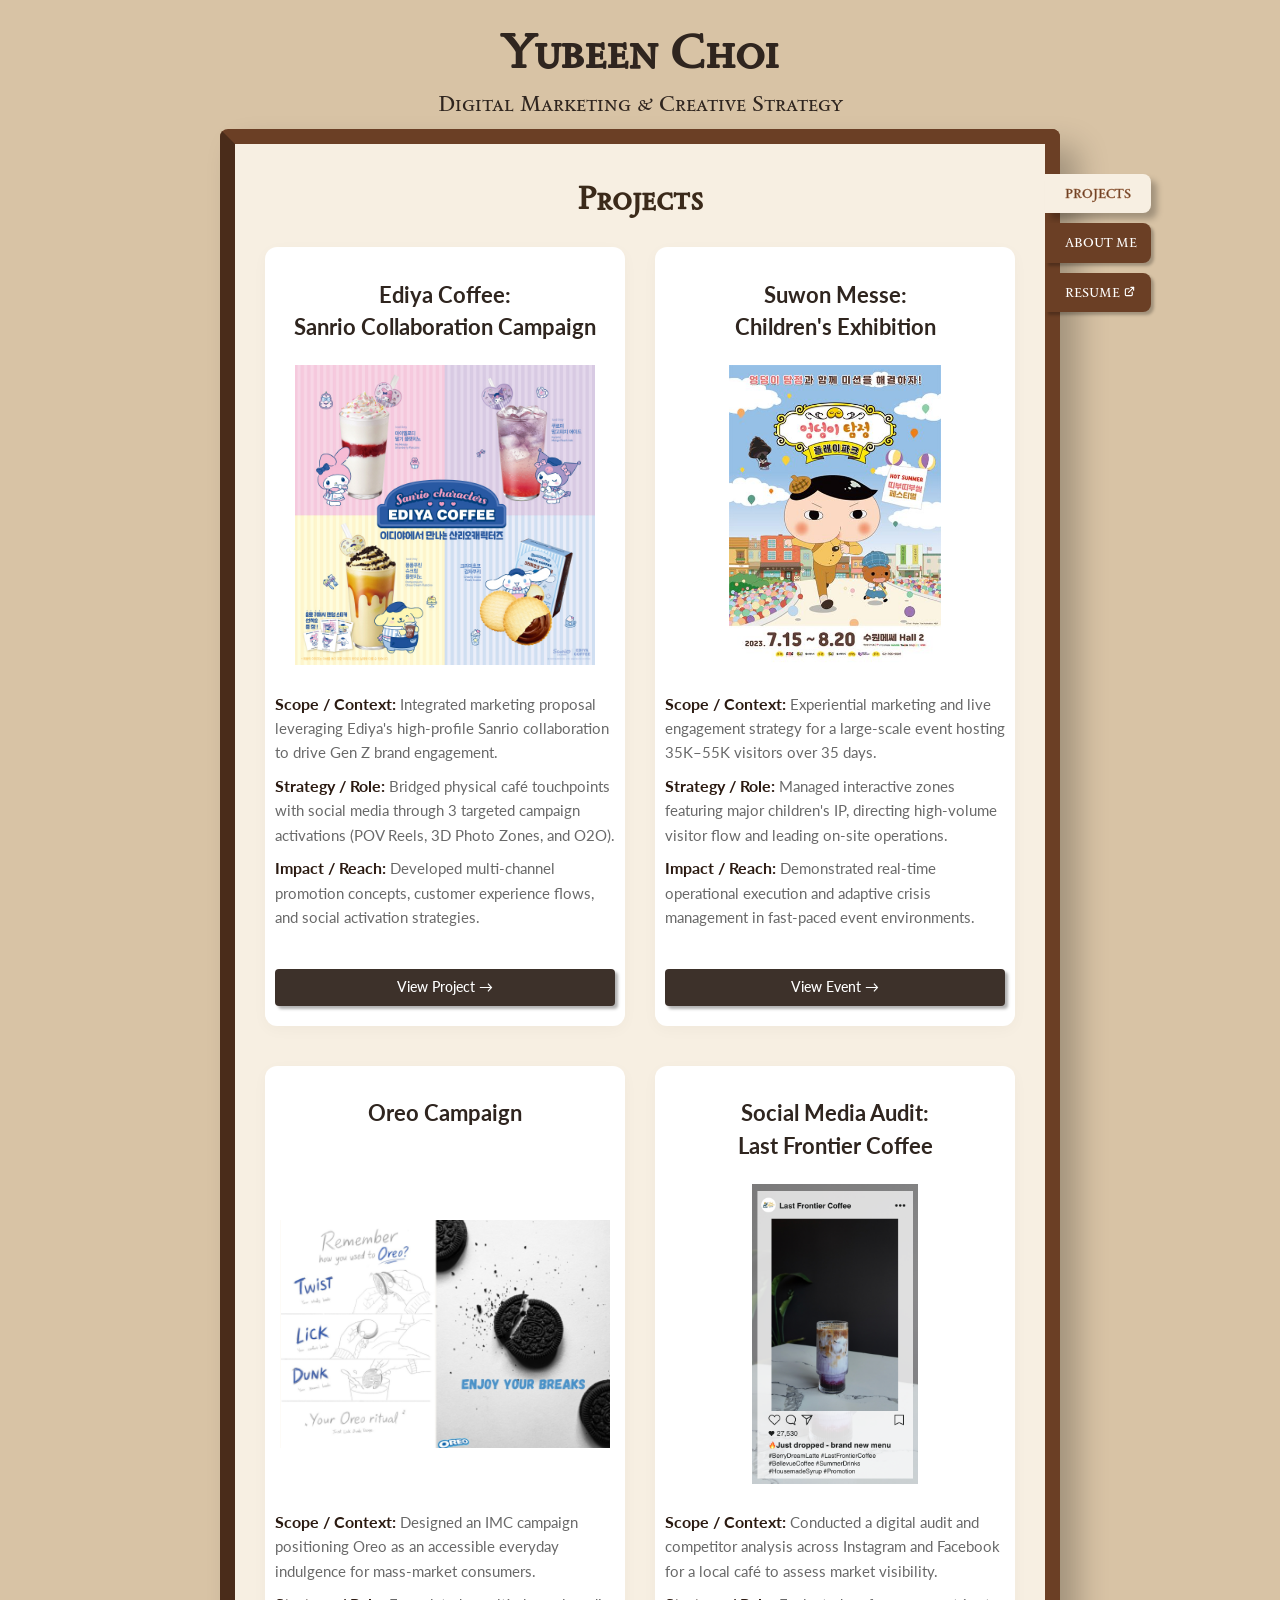
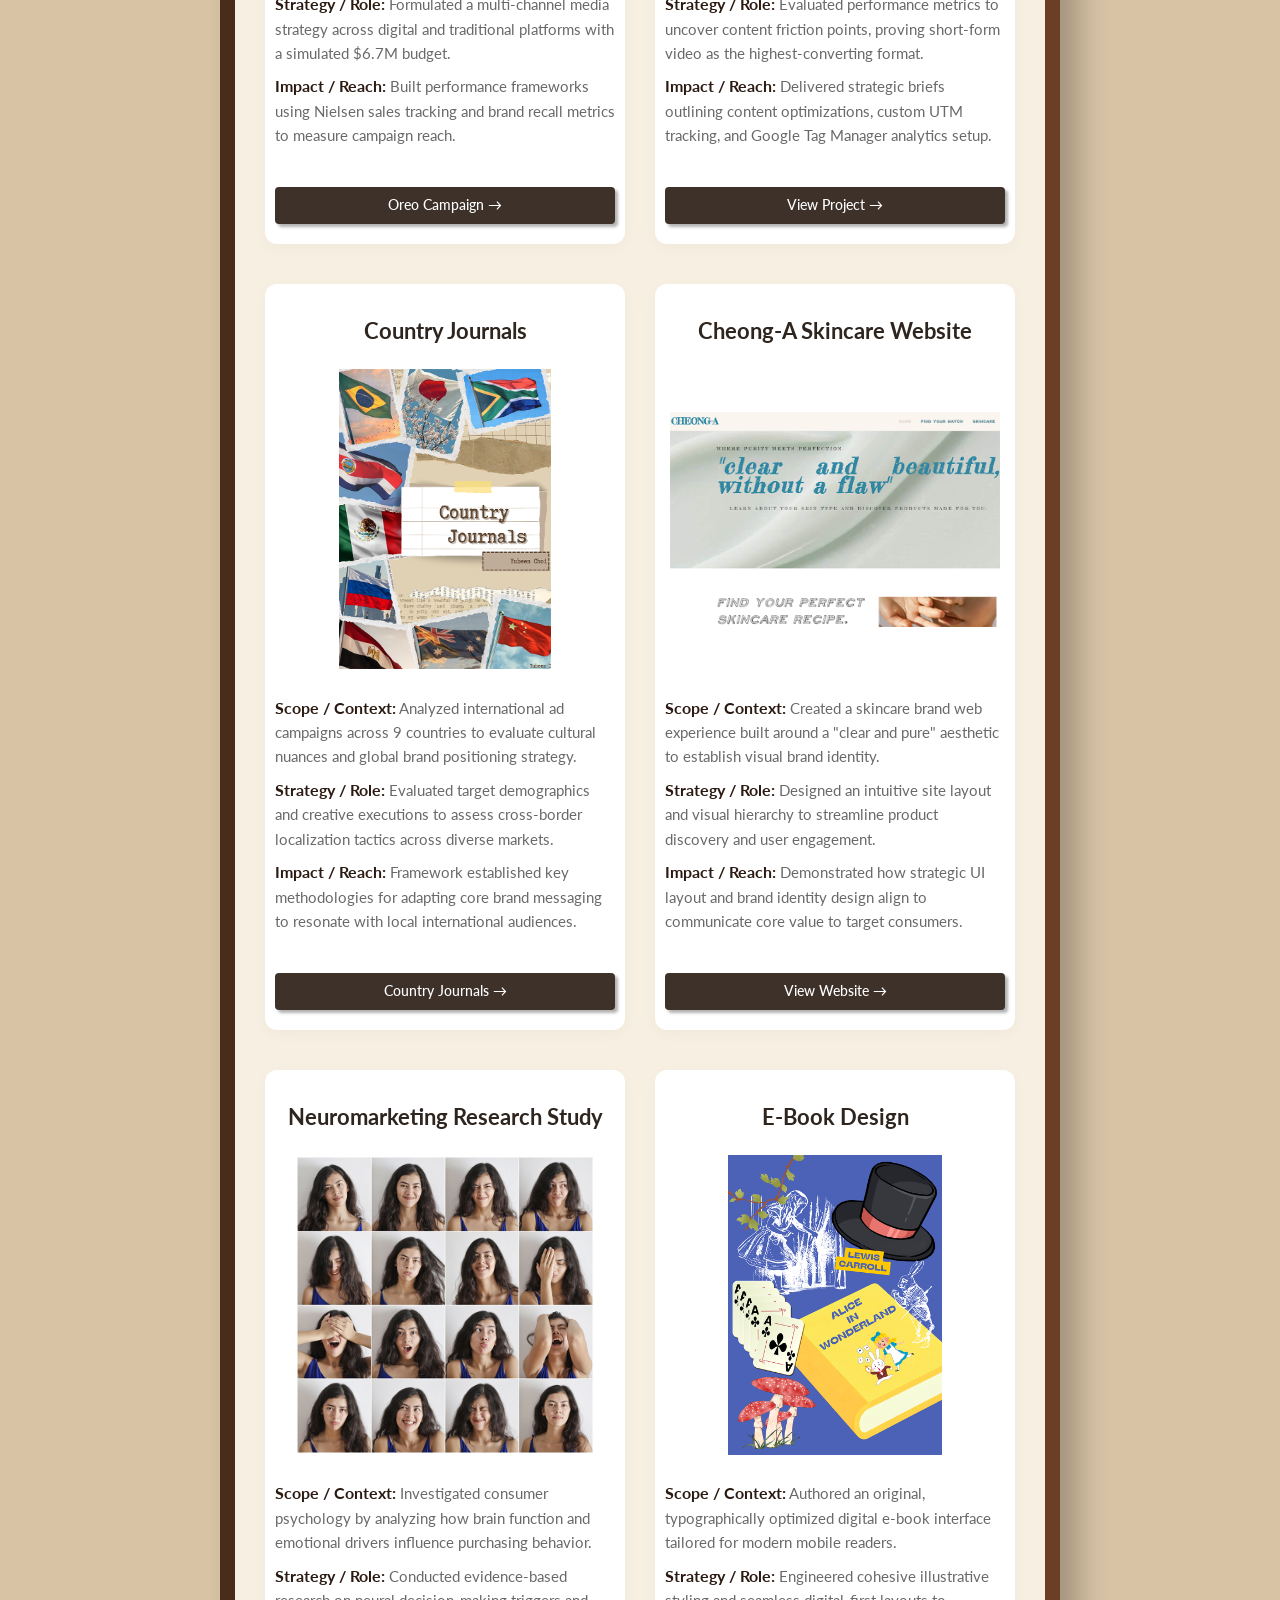
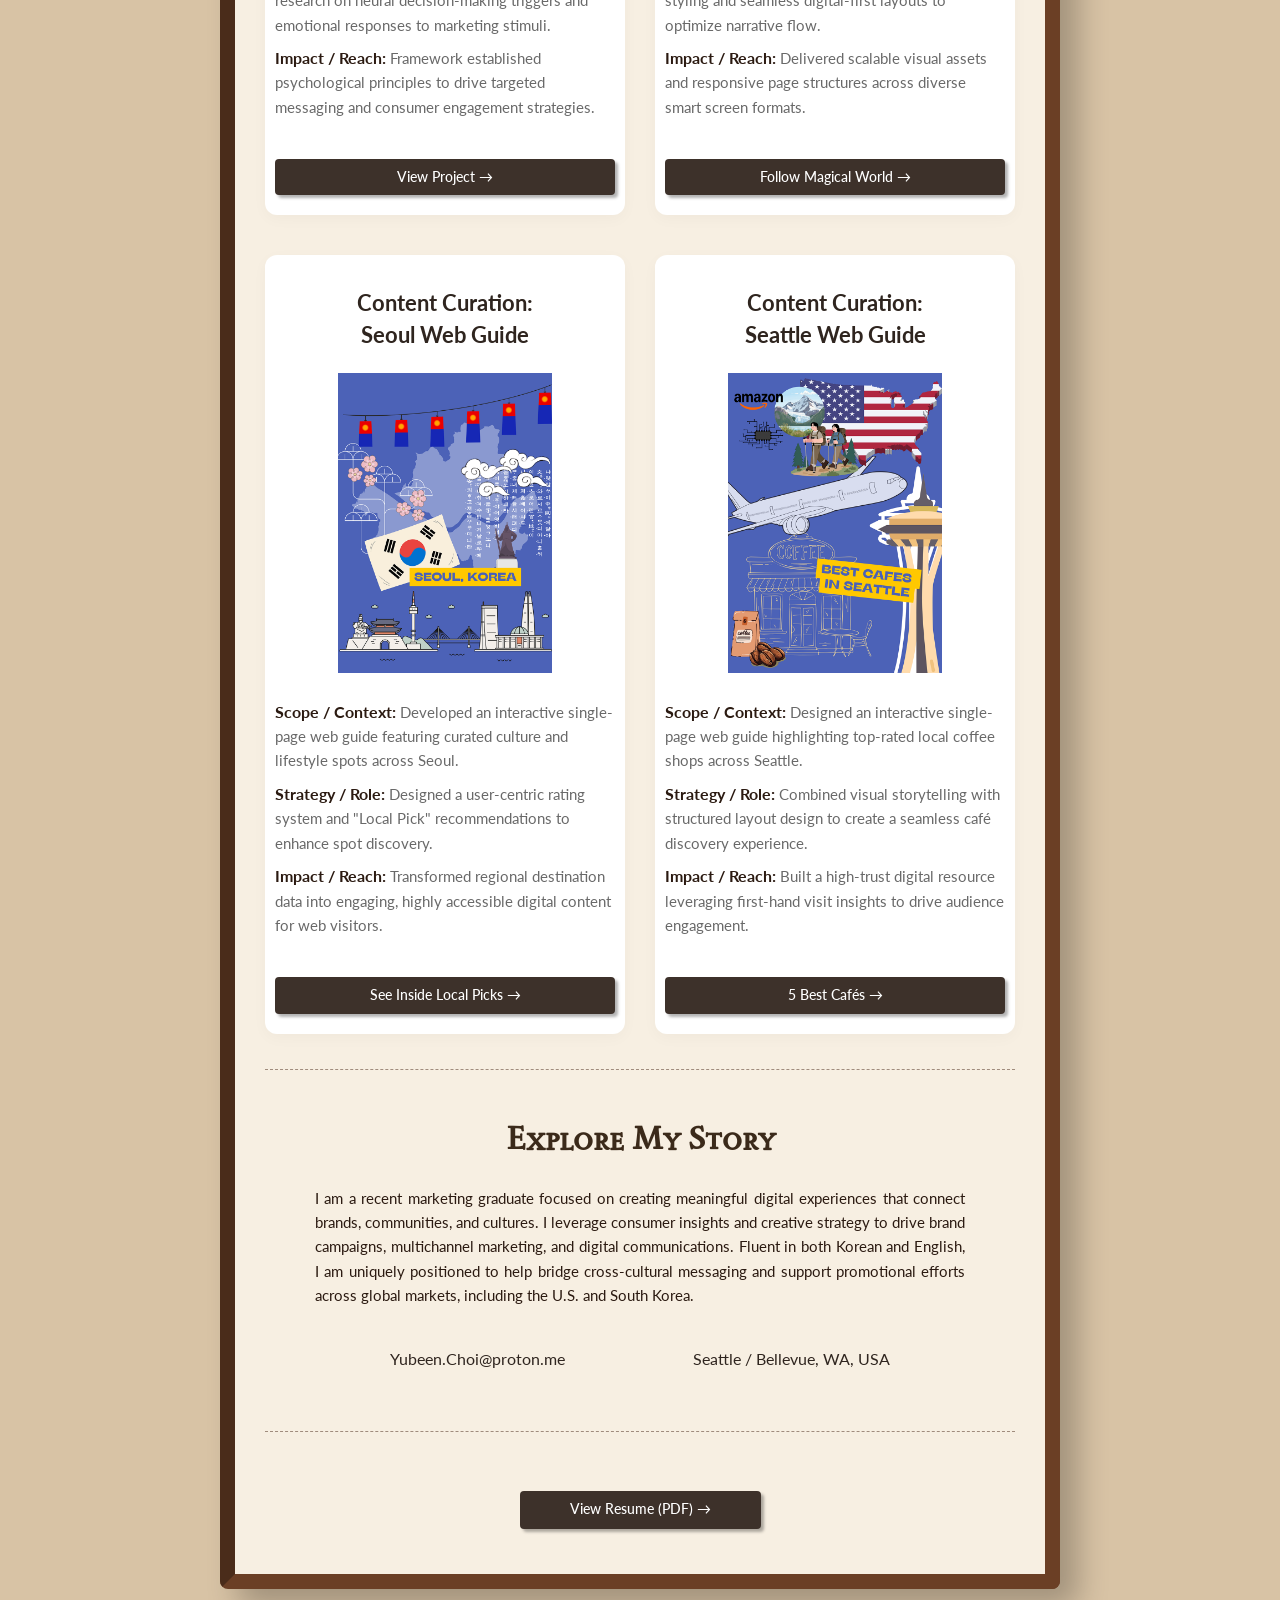
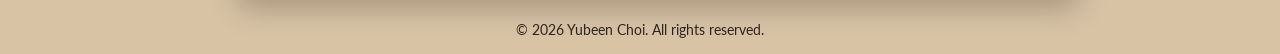
<file: index.html>
<!doctype html>
<html lang="en">
    <head>
        <meta charset="UTF-8" />
        <title>Yubeen Choi - Portfolio</title>
        <!-- 파비콘  -->
        <link rel="apple-touch-icon" sizes="180x180" href="apple-touch-icon.png" />
        <link rel="icon" type="image/png" sizes="32x32" href="favicon-32x32.png" />
        <link rel="icon" type="image/png" sizes="16x16" href="favicon-16x16.png" />
        <link rel="manifest" href="site.webmanifest" />
        <!-- 파비콘 끝 -->
        <link rel="stylesheet" href="style.css" />
        <meta name="description" content="Yubeen Choi's portfolio" />
        <link rel="preconnect" href="https://fonts.googleapis.com" />
        <link rel="preconnect" href="https://fonts.gstatic.com" crossorigin />
        <link
            href="https://fonts.googleapis.com/css2?family=Lato:ital,wght@0,100;0,300;0,400;0,700;0,900;1,100;1,300;1,400;1,700;1,900&family=Sedan+SC&display=swap"
            rel="stylesheet" />
        <script>
            <!-- 이메일  -->
            document.addEventListener("DOMContentLoaded", () => {
                const t = "",
                    d = "proton.me",
                    u1 = "Yubeen.",
                    u2 = "Choi";
                const target = document.getElementById("em-line");
                target.textContent = `${t}${u1}${u2}@${d}`;
            });
        </script>
        <!-- 이메일 끝  -->
        <!-- 탭 플로팅 -->
        <script>
            document.addEventListener("DOMContentLoaded", () => {
                const tabs = document.querySelectorAll(".book-tabs a:not(:last-child)");
                const aboutSection = document.getElementById("about-section");

                // 1. [클릭 이벤트] 탭을 클릭했을 때 부드럽게 스크롤 이동
                tabs.forEach((tab) => {
                    tab.addEventListener("click", (e) => {
                        e.preventDefault(); // 기본 링크 기능 막기

                        const tabText = tab.textContent.trim().toUpperCase();

                        if (tabText === "PROJECTS") {
                            window.scrollTo({ top: 0, behavior: "smooth" });
                        } else if (tabText.includes("ABOUT")) {
                            if (aboutSection) {
                                const yOffset = -40; // 스크롤 멈췄을 때 답답하지 않게 살짝 위로 여백 주기
                                const y = aboutSection.getBoundingClientRect().top + window.pageYOffset + yOffset;
                                window.scrollTo({ top: y, behavior: "smooth" });
                            }
                        }
                    });
                });

                // 2. [스크롤 이벤트] 마우스 스크롤 위치를 감지해서 자동으로 불 켜기
                window.addEventListener("scroll", () => {
                    if (!aboutSection) return;

                    const aboutRect = aboutSection.getBoundingClientRect();
                    const isAboutVisible = aboutRect.top <= window.innerHeight / 3;
                    const isPageAtBottom = window.innerHeight + window.scrollY >= document.documentElement.scrollHeight - 100;

                    tabs.forEach((tab) => {
                        const tabText = tab.textContent.trim().toUpperCase();

                        if (isAboutVisible || isPageAtBottom) {
                            // 스크롤이 점선 아래로 내려왔을 때 -> ABOUT ME 활성화
                            if (tabText.includes("ABOUT")) {
                                tab.classList.add("active");
                            } else {
                                tab.classList.remove("active");
                            }
                        } else {
                            // 스크롤이 맨 위 영역에 있을 때 -> PROJECTS 활성화
                            if (tabText === "PROJECTS") {
                                tab.classList.add("active");
                            } else {
                                tab.classList.remove("active");
                            }
                        }
                    });
                });
            });
        </script>
        <!-- 탭 플로팅 끝 -->
    </head>

    <body class="portfolio">
        <h1>Yubeen Choi</h1>
        <p class="undername">Digital Marketing &amp; Creative Strategy</p>
        <main class="bookframe">
            <div id="projects"></div>
            <nav class="book-tabs">
                <a href="#projects" class="active">PROJECTS</a>
                <a href="#aboutme">ABOUT ME</a>
                <a href="yubeen_choi_resume_web.pdf" target="_blank" rel="noopener noreferrer" class="ext-link">RESUME</a>
            </nav>
            <h2>Projects</h2>
            <!-- 여기서부터 보여지는 페이지 -->
            <div class="project-box">
                <!-- 1 이디야 커피 -->
                <article class="project-card">
                    <h3>
                        Ediya Coffee: <br />
                        Sanrio Collaboration Campaign
                    </h3>
                    <img src="ediya_pic_1.jpg" alt="Promotional poster for Ediya Coffee's national Sanrio characters" />
                    <p>
                        <strong>Scope / Context:</strong> Integrated marketing proposal leveraging Ediya's high-profile Sanrio collaboration to drive Gen Z
                        brand engagement.<span class="v-space"></span> <strong>Strategy / Role:</strong> Bridged physical café touchpoints with social media
                        through 3 targeted campaign activations (POV Reels, 3D Photo Zones, and O2O).<span class="v-space"></span>
                        <strong>Impact / Reach:</strong> Developed multi-channel promotion concepts, customer experience flows, and social activation
                        strategies.
                    </p>
                    <a href="ediya_campaign.pdf" class="button" target="_blank">View Project &rarr;</a>
                </article>

                <!-- 2 수원메쎄 -->
                <article class="project-card">
                    <h3>
                        Suwon Messe: <br />
                        Children's Exhibition
                    </h3>
                    <img src="suwon_pic.jpg" alt="Official event poster for the Butt Detective Play Park exhibition held at Suwon Messe" />
                    <p>
                        <strong>Scope / Context:</strong> Experiential marketing and live engagement strategy for a large-scale event hosting 35K–55K visitors
                        over 35 days.<span class="v-space"></span> <strong>Strategy / Role:</strong> Managed interactive zones featuring major children's IP,
                        directing high-volume visitor flow and leading on-site operations.<span class="v-space"></span>
                        <strong>Impact / Reach:</strong> Demonstrated real-time operational execution and adaptive crisis management in fast-paced event
                        environments.
                    </p>
                    <a href="suwon/index.html" class="button" target="_blank">View Event &rarr;</a>
                </article>

                <!-- 3 오레오 캠페인 -->
                <article class="project-card">
                    <h3>Oreo Campaign<br /><br /></h3>
                    <img src="oreo_mockup.png" alt="Oreo Campaign Poster Mockups" />

                    <p>
                        <strong>Scope / Context:</strong> Designed an IMC campaign positioning Oreo as an accessible everyday indulgence for mass-market
                        consumers.<span class="v-space"></span> <strong>Strategy / Role:</strong> Formulated a multi-channel media strategy across digital and
                        traditional platforms with a simulated $6.7M budget.<span class="v-space"></span> <strong>Impact / Reach:</strong> Built performance
                        frameworks using Nielsen sales tracking and brand recall metrics to measure campaign reach.
                    </p>
                    <a href="oreo_campaign.pdf" class="button" target="_blank">Oreo Campaign &rarr;</a>
                </article>

                <!-- 4 소셜 미디어 어딧 -->
                <article class="project-card">
                    <h3>
                        Social Media Audit:<br />
                        Last Frontier Coffee
                    </h3>
                    <img src="last_frontier.png" alt="Last Frontier Coffee Logo" />

                    <p>
                        <strong>Scope / Context:</strong> Conducted a digital audit and competitor analysis across Instagram and Facebook for a local café to
                        assess market visibility.<span class="v-space"></span> <strong>Strategy / Role:</strong> Evaluated performance metrics to uncover
                        content friction points, proving short-form video as the highest-converting format.<span class="v-space"></span>
                        <strong>Impact / Reach:</strong> Delivered strategic briefs outlining content optimizations, custom UTM tracking, and Google Tag Manager
                        analytics setup.
                    </p>
                    <a href="social_media_audit.pdf" class="button" target="_blank">View Project &rarr;</a>
                </article>

                <!-- 5 9개국 캠페인 조사 문서 -->
                <article class="project-card">
                    <h3>Country Journals</h3>
                    <img src="journals_pic.png" alt="Journal cover decorated with flags from around the world" />
                    <p>
                        <strong>Scope / Context:</strong> Analyzed international ad campaigns across 9 countries to evaluate cultural nuances and global brand
                        positioning strategy.<span class="v-space"></span> <strong>Strategy / Role:</strong> Evaluated target demographics and creative
                        executions to assess cross-border localization tactics across diverse markets.<span class="v-space"></span>
                        <strong>Impact / Reach:</strong> Framework established key methodologies for adapting core brand messaging to resonate with local
                        international audiences.
                    </p>
                    <a href="country_journals.pdf" class="button" target="_blank">Country Journals &rarr;</a>
                </article>

                <!-- 6 청아 웹사이트 -->
                <article class="project-card">
                    <h3>Cheong-A Skincare Website</h3>
                    <img src="cheong_a.png" alt="Cheong-A Website Screenshot" />
                    <p>
                        <strong>Scope / Context:</strong> Created a skincare brand web experience built around a "clear and pure" aesthetic to establish visual
                        brand identity.<span class="v-space"></span> <strong>Strategy / Role:</strong> Designed an intuitive site layout and visual hierarchy to
                        streamline product discovery and user engagement.<span class="v-space"></span> <strong>Impact / Reach:</strong> Demonstrated how
                        strategic UI layout and brand identity design align to communicate core value to target consumers.
                    </p>
                    <a href="https://cheonga.weebly.com" class="button" target="_blank">View Website &rarr;</a>
                </article>

                <!-- 7 심리마케팅 문서 -->
                <article class="project-card">
                    <h3>Neuromarketing Research Study</h3>
                    <img src="neuroscience.jpg" alt="A collage featuring a woman displaying various emotions against a white backdrop." />
                    <p>
                        <strong>Scope / Context:</strong> Investigated consumer psychology by analyzing how brain function and emotional drivers influence
                        purchasing behavior.<span class="v-space"></span> <strong>Strategy / Role:</strong> Conducted evidence-based research on neural
                        decision-making triggers and emotional responses to marketing stimuli.<span class="v-space"></span>
                        <strong>Impact / Reach:</strong> Framework established psychological principles to drive targeted messaging and consumer engagement
                        strategies.
                    </p>
                    <a href="neuromarketing_research_study.pdf" class="button" target="_blank">View Project &rarr; </a>
                </article>

                <!-- 8 Project 2 -->
                <article class="project-card">
                    <h3>E-Book Design</h3>
                    <img src="project4.png" alt="Image representing the project 4" />
                    <p>
                        <strong>Scope / Context:</strong> Authored an original, typographically optimized digital e-book interface tailored for modern mobile
                        readers.<span class="v-space"></span> <strong>Strategy / Role:</strong> Engineered cohesive illustrative styling and seamless
                        digital-first layouts to optimize narrative flow.<span class="v-space"></span> <strong>Impact / Reach:</strong> Delivered scalable
                        visual assets and responsive page structures across diverse smart screen formats.
                    </p>
                    <a class="button" href="project4/index.html" target="_blank">Follow Magical World &rarr;</a>
                </article>

                <!-- 9 Project 3 -->
                <article class="project-card">
                    <h3>
                        Content Curation: <br />
                        Seoul Web Guide
                    </h3>
                    <img src="project3.png" alt="Image representing the project 3" />
                    <p>
                        <strong>Scope / Context:</strong> Developed an interactive single-page web guide featuring curated culture and lifestyle spots across
                        Seoul.<span class="v-space"></span> <strong>Strategy / Role:</strong> Designed a user-centric rating system and "Local Pick"
                        recommendations to enhance spot discovery.<span class="v-space"></span> <strong>Impact / Reach:</strong> Transformed regional
                        destination data into engaging, highly accessible digital content for web visitors.
                    </p>
                    <a class="button" href="project3/index.html" target="_blank">See Inside Local Picks &rarr;</a>
                </article>

                <!-- 10 Project 4 (마지막 1개) -->
                <article class="project-card">
                    <h3>
                        Content Curation: <br />
                        Seattle Web Guide
                    </h3>
                    <img src="project2.png" alt="Image representing the project 2" />
                    <p>
                        <strong>Scope / Context:</strong> Designed an interactive single-page web guide highlighting top-rated local coffee shops across
                        Seattle.<span class="v-space"></span> <strong>Strategy / Role:</strong> Combined visual storytelling with structured layout design to
                        create a seamless café discovery experience.<span class="v-space"></span> <strong>Impact / Reach:</strong> Built a high-trust digital
                        resource leveraging first-hand visit insights to drive audience engagement.
                    </p>
                    <a class="button" href="project2/index.html" target="_blank">5 Best Cafés &rarr;</a>
                </article>
            </div>

            <!-- 점선 분리선  -->
            <div id="aboutme"></div>
            <div class="dashed-line" id="about-section"></div>
            <br />
            <h2>Explore My Story</h2>
            <br />
            <div class="book-content">
                <section class="page">
                    <p class="intro-text">
                        I am a recent marketing graduate focused on creating meaningful digital experiences that connect brands, communities, and cultures. I
                        leverage consumer insights and creative strategy to drive brand campaigns, multichannel marketing, and digital communications. Fluent in
                        both Korean and English, I am uniquely positioned to help bridge cross-cultural messaging and support promotional efforts across global
                        markets, including the U.S. and South Korea.
                    </p>

                    <div class="contact-line">
                        <span id="em-line"></span>
                        <span>Seattle / Bellevue, WA, USA</span>
                    </div>
                    <div class="dashed-line"></div>
                    <br />
                    <p class="intro-button">
                        <a class="button" href="yubeen_choi_resume_web.pdf" target="_blank">View Resume (PDF) &rarr;</a>
                    </p>
                </section>
            </div>
        </main>

        <!-- copyright -->
        <footer>
            <p>&copy; 2026 Yubeen Choi. All rights reserved.</p>
        </footer>
    </body>
</html>
</file>
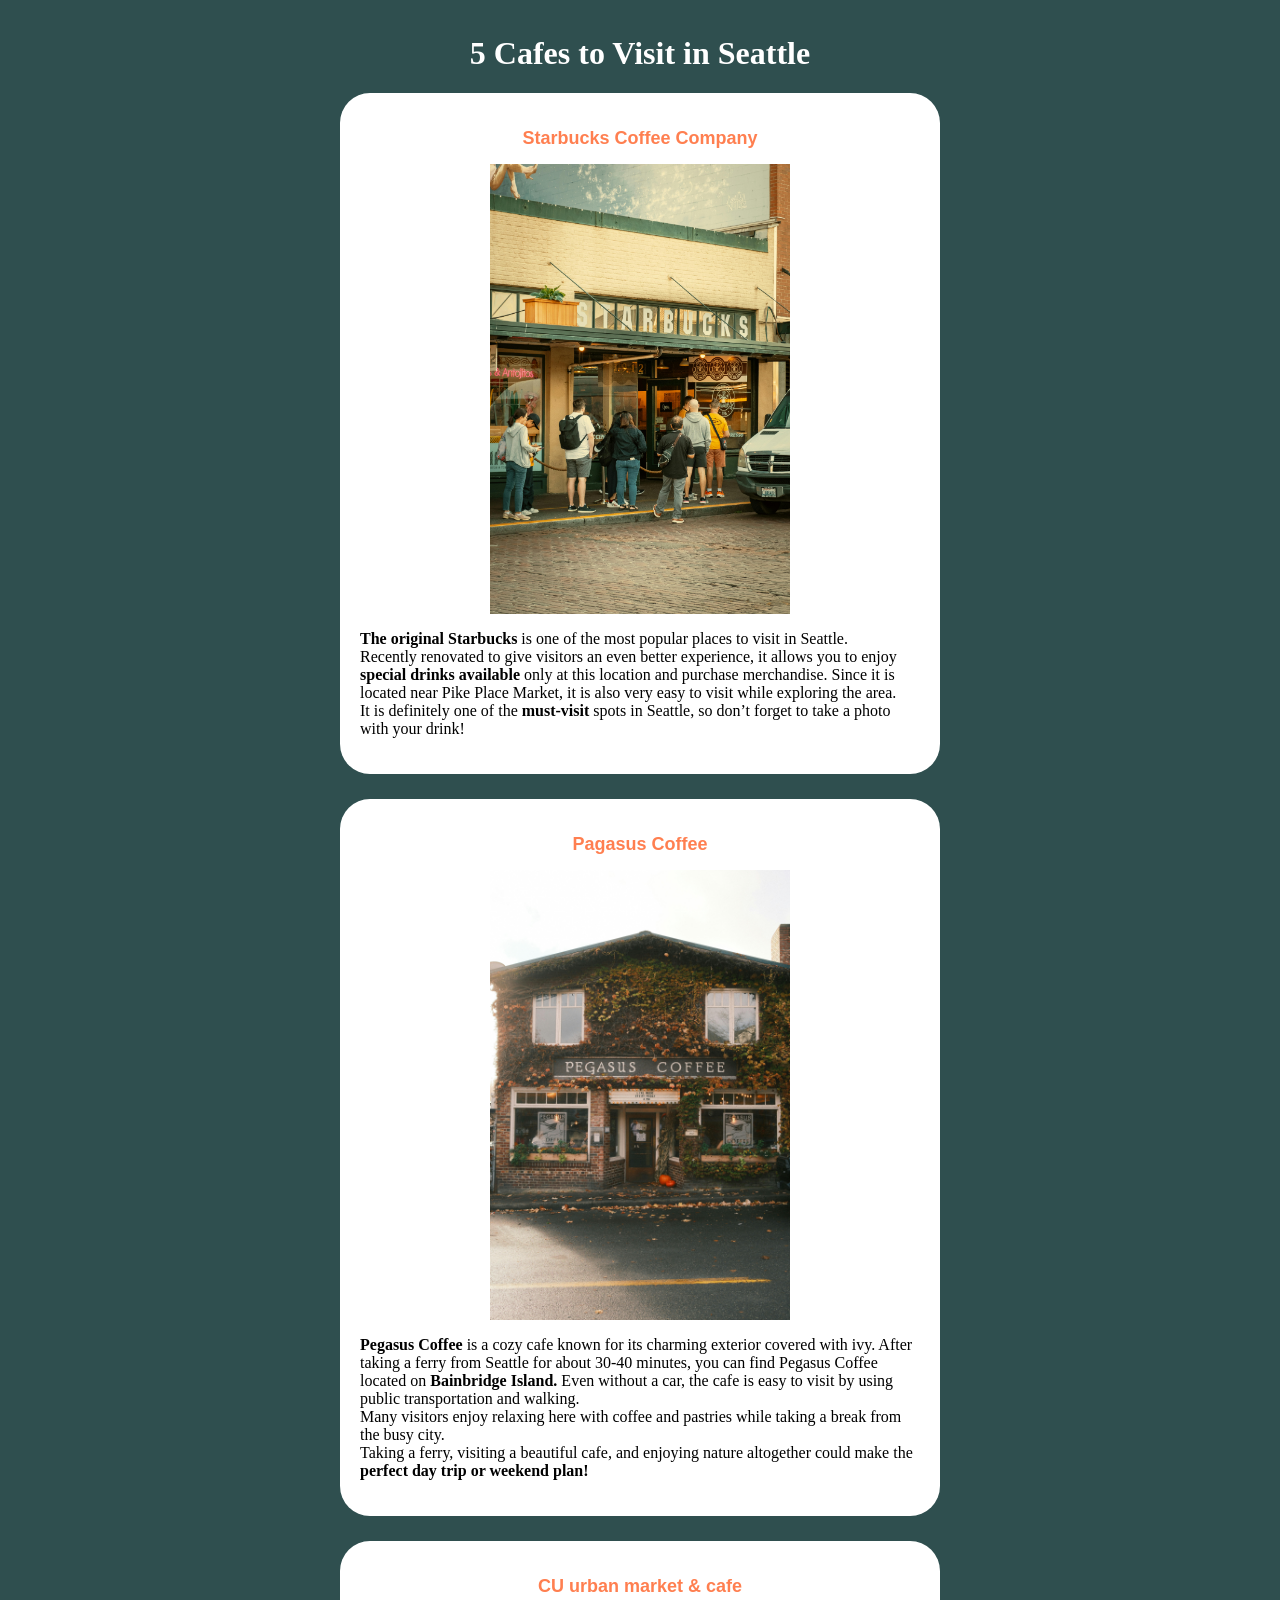
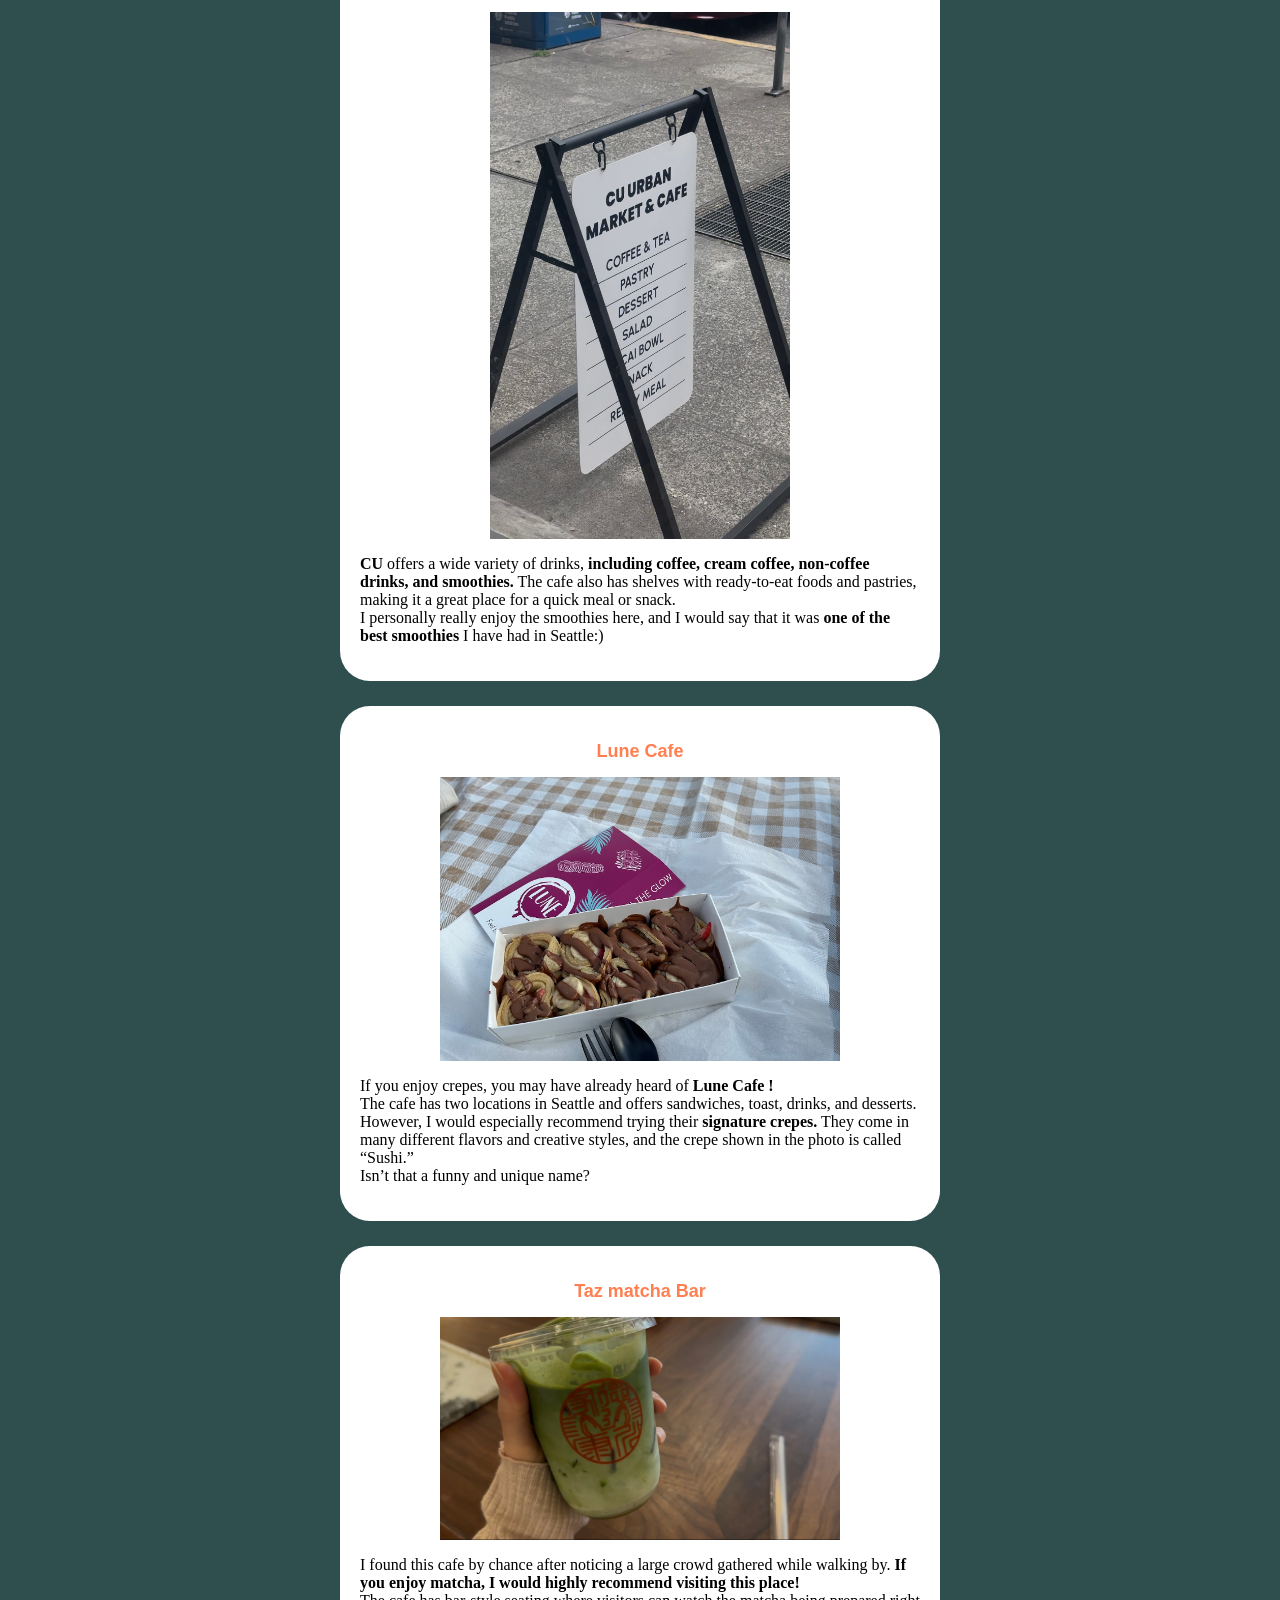
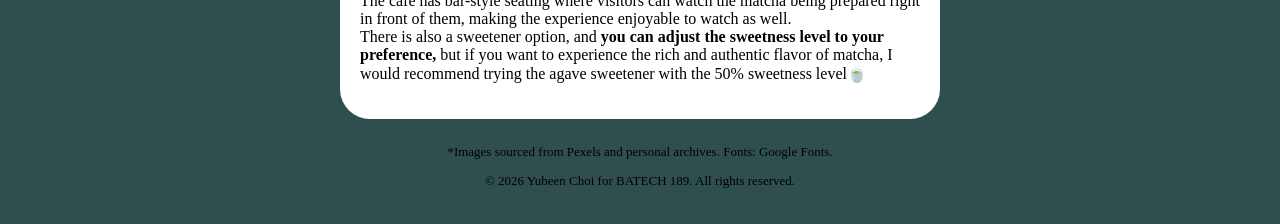
<file: project2/index.html>
<!doctype html>
<html lang="en">
    <head>
        <meta charset="UTF-8" />
        <meta name="description" content="A webpage introducing five cafes to visit in Seattle." />
        <title>5 Cafes to Visit in Seattle</title>
        <style>
            body {
                background-color: darkslategrey;
                margin: 35px auto;
                font-family: Georgia, serif;
                width: 600px;
            }

            section {
                background-color: white;
                padding: 20px;
                margin: 0 auto 25px auto;
                border-radius: 30px;
            }

            h1 {
                color: white;
            }

            h2 {
                color: coral;
            }
            h1,
            h2 {
                text-align: center;
            }

            img {
                margin: auto;
                display: block;
            }

            h2 {
                font-family: Arial, sans-serif;
                font-size: large;
            }

            cite {
                display: block;
                margin-top: 20px;
                font-size: small;
            }

            footer {
                text-align: center;
                font-size: small;
            }
        </style>
    </head>

    <body>
        <header>
            <h1>5 Cafes to Visit in Seattle</h1>
        </header>

        <section id="starbucks">
            <h2>Starbucks Coffee Company</h2>
            <img
                src="image_for_starbucks.jpg"
                alt="A group of people queue outside a Starbucks in an urban setting, capturing the bustling street life."
                width="300" />
            <p>
                <strong>The original Starbucks</strong> is one of the most popular places to visit in Seattle. <br />Recently renovated to give visitors an even better
                experience, it allows you to enjoy <strong>special drinks available</strong>  only at this location and purchase merchandise. Since it is located near Pike Place
                Market, it is also very easy to visit while exploring the area. <br />It is definitely one of the <strong>must-visit </strong> spots in Seattle, so don’t forget
                to take a photo with your drink!
            </p>
        </section>

        <section id="pagasus">
            <h2>Pagasus Coffee</h2>
            <img src="image_for_pegasus%20coffee.jpg" alt="Cozy coffee shop with ivy-clad facade, warm ambiance on a bright fall day." width="300" />
            <p>
                <strong>Pegasus Coffee</strong>  is a cozy cafe known for its charming exterior covered with ivy. After taking a ferry from Seattle for about 30-40 minutes, you
                can find Pegasus Coffee located on <strong>Bainbridge Island.</strong>  Even without a car, the cafe is easy to visit by using public transportation and walking.
                <br/>Many visitors enjoy relaxing here with coffee and pastries while taking a break from the busy city. <br />Taking a ferry, visiting a beautiful
                cafe, and enjoying nature altogether could make the <strong>perfect day trip or weekend plan!</strong>
            </p>
        </section>

        <section id="cu">
            <h2>CU urban market &amp; cafe</h2>
            <img
                src="image_for_cu.jpg"
                alt="Signboard outside CU Urban Market & Cafe listing coffee, tea, pastries, desserts, and other menu items."
                width="300" />
            <p>
                <strong>CU </strong> offers a wide variety of drinks,<strong> including coffee, cream coffee, non-coffee drinks, and smoothies.</strong>  The cafe also has shelves with
                ready-to-eat foods and pastries, making it a great place for a quick meal or snack. <br />
                I personally really enjoy the smoothies here, and I would say that it was <strong>one of the best smoothies</strong>  I have had in Seattle:)
            </p>
        </section>

        <section id="lune">
            <h2>Lune Cafe</h2>
            <img src="image_for_lune.jpg" alt="Chocolate-drizzled strawberry crepes served in a white box on an outdoor mat." width="400" />
            <p>
                If you enjoy crepes, you may have already heard of <strong>Lune Cafe !</strong>  <br />The cafe has two locations in Seattle and offers sandwiches, toast, drinks,
                and desserts. However, I would especially recommend trying their <strong>signature crepes.</strong>  They come in many different flavors and creative styles, and
                the crepe shown in the photo is called “Sushi.” <br />
                Isn’t that a funny and unique name?
            </p>
        </section>

        <section id="taz">
            <h2>Taz matcha Bar</h2>
            <img src="image_for_tazmatcha.jpg" alt="Iced matcha latte in a clear cup being held by hand over a wooden table." width="400" />
            <p>
                I found this cafe by chance after noticing a large crowd gathered while walking by. <strong>If you enjoy matcha, I would highly recommend visiting this
                place!</strong> <br/>
                The cafe has bar-style seating where visitors can watch the matcha being prepared right in front of them, making the experience enjoyable
                to watch as well.<br />
                There is also a sweetener option, and <strong>you can adjust the sweetness level to your preference,</strong> but if you want to experience the rich and
                authentic flavor of matcha, I would recommend trying the agave sweetener with the 50% sweetness level🍵
            </p>
        </section>

        <footer>
            <p>*Images sourced from Pexels and personal archives. Fonts: Google Fonts.</p>

            <p>&copy; 2026 Yubeen Choi for BATECH 189. All rights reserved.</p>
        </footer>
    </body>
</html>
</file>
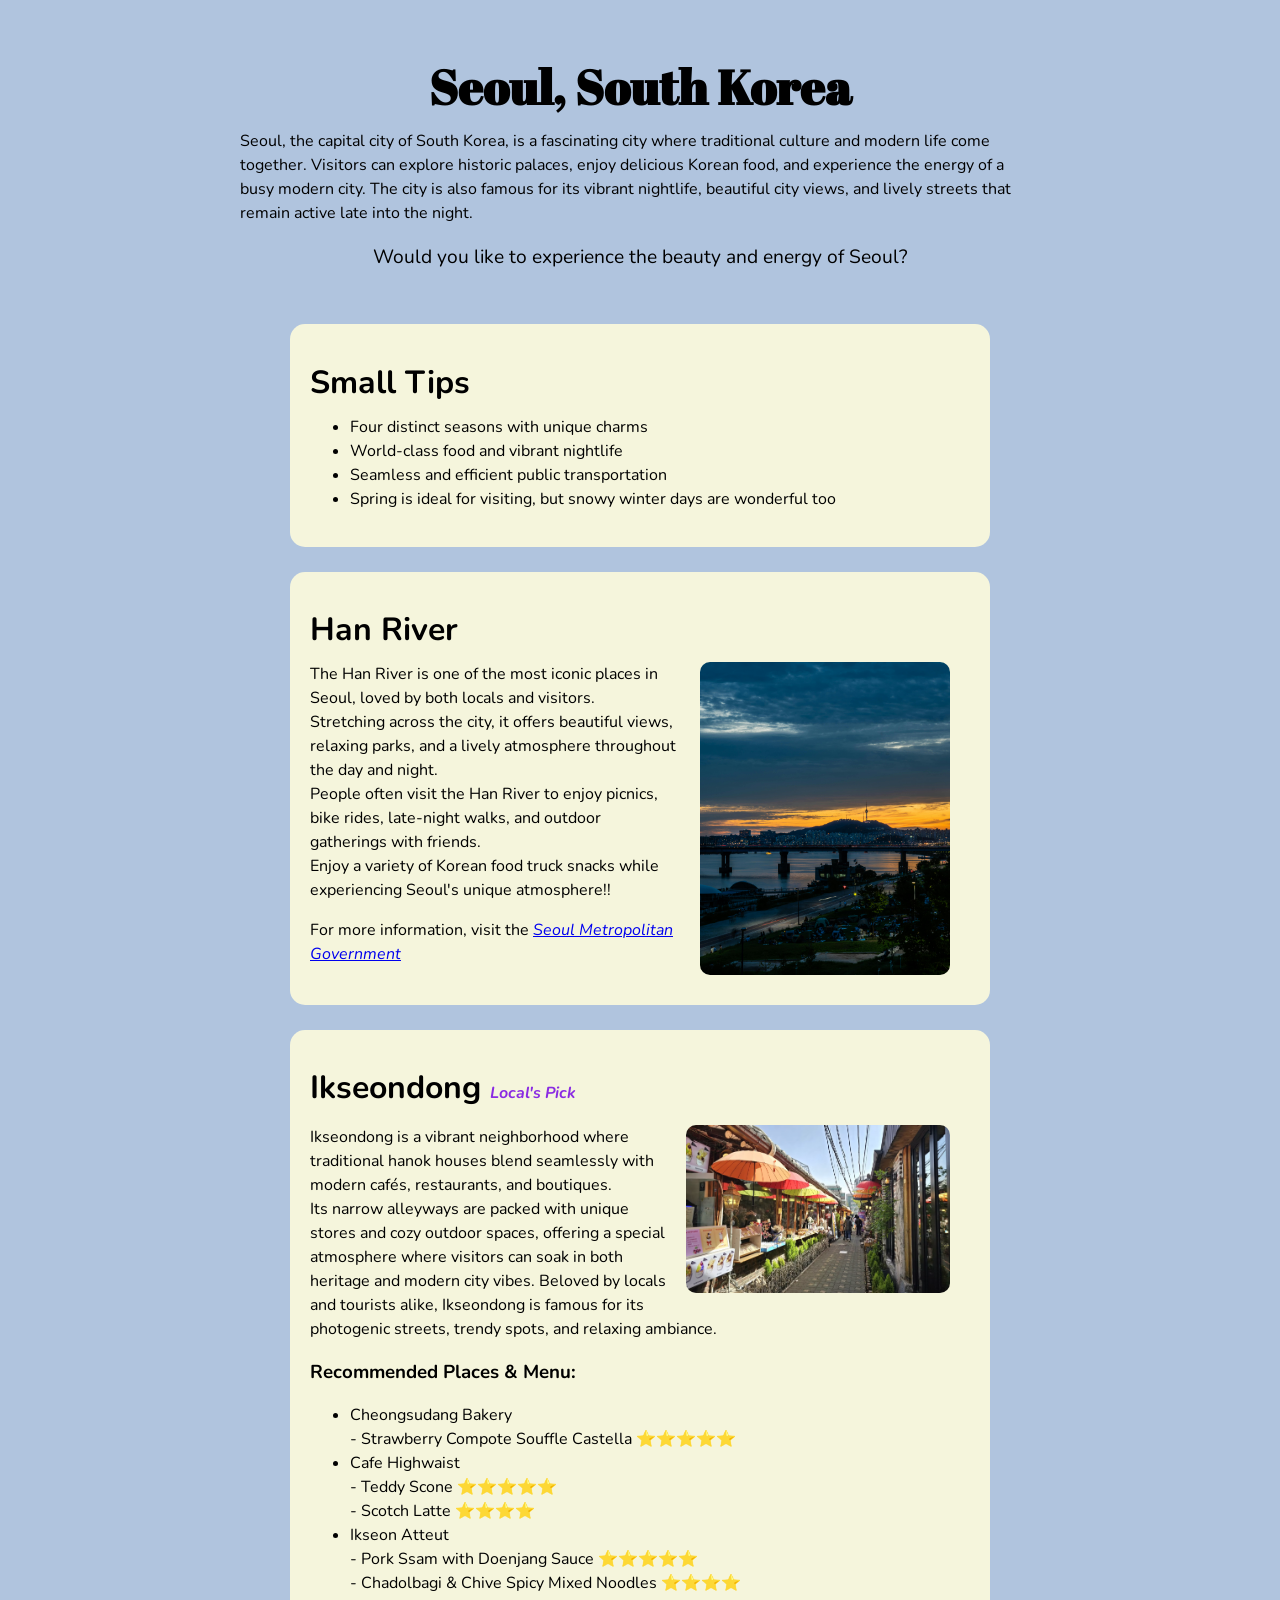
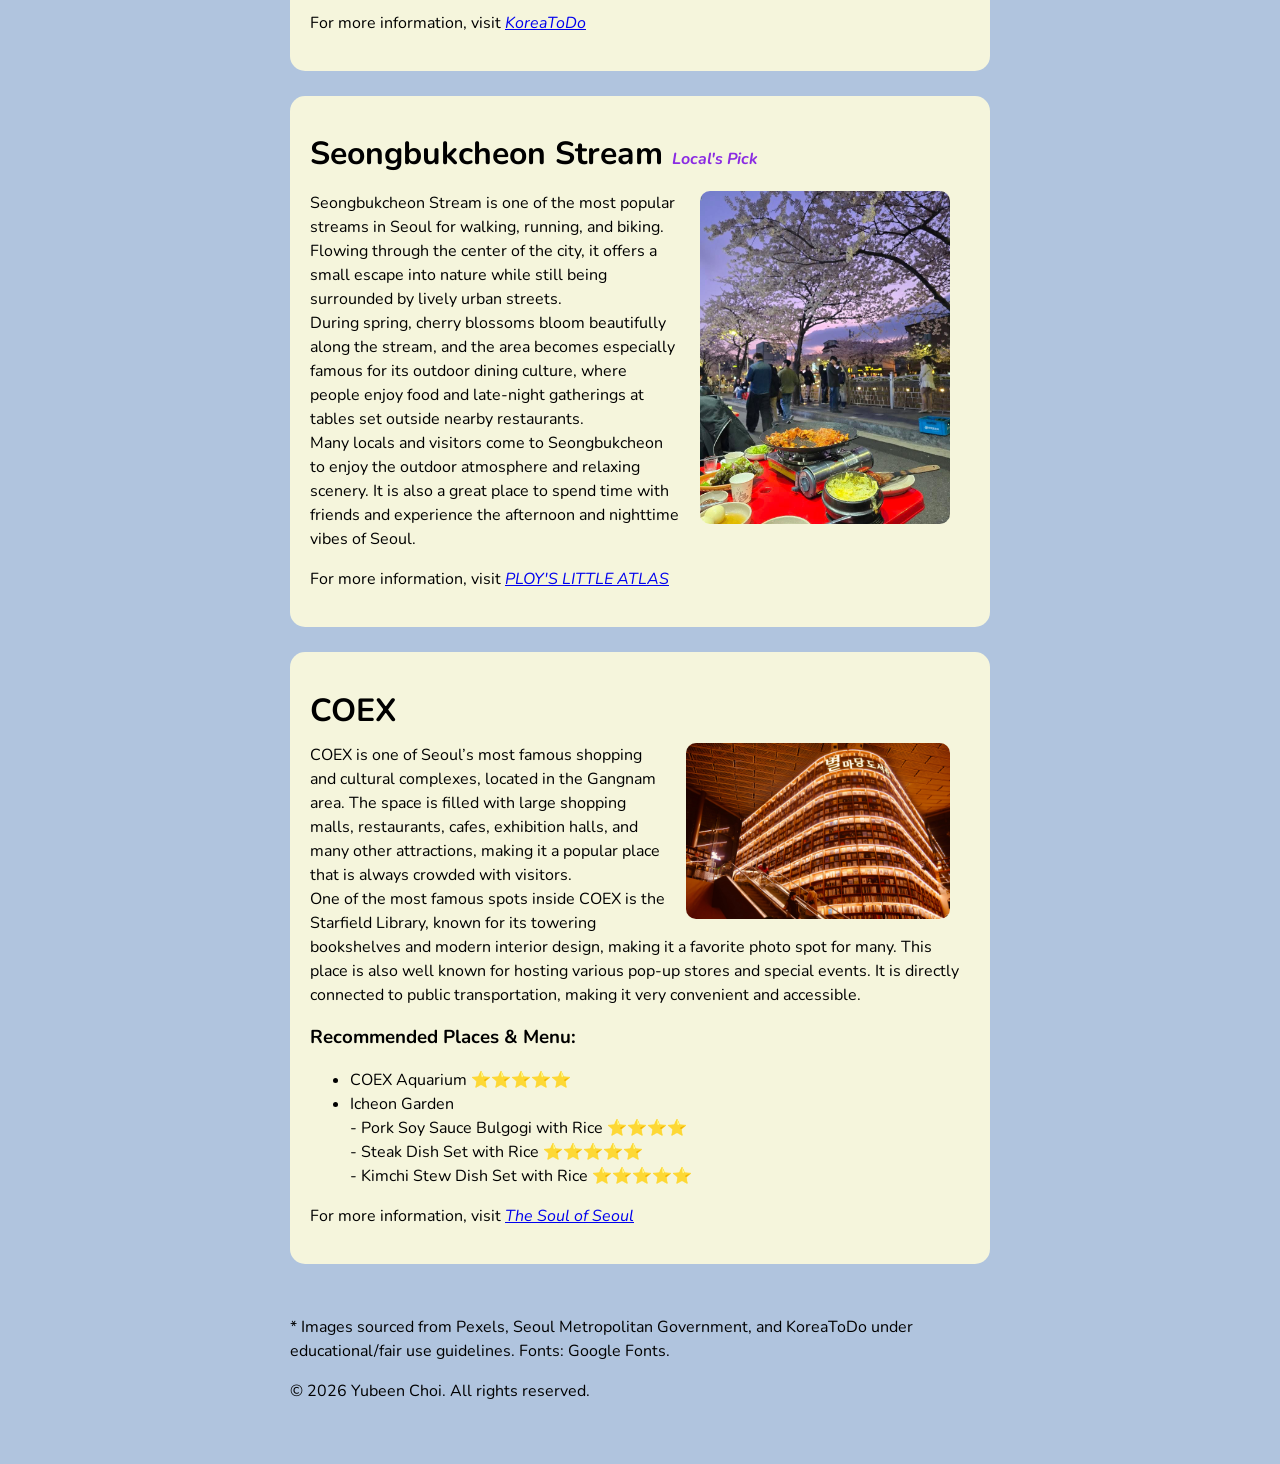
<file: project3/index.html>
<!doctype html>
<html lang="en">
    <head>
        <meta charset="UTF-8" />
        <meta name="description" content="A webpage exploring popular places to visit in Seoul, South Korea." />
        <title>Seoul, South korea</title>
        <link rel="preconnect" href="https://fonts.googleapis.com" />
        <link rel="preconnect" href="https://fonts.gstatic.com" crossorigin />
        <link href="https://fonts.googleapis.com/css2?family=Abril+Fatface&family=Nunito:ital,wght@0,200..1000;1,200..1000&display=swap" rel="stylesheet" />

        <style>
            body {
                font-family: "Nunito", sans-serif;
                background-color: lightsteelblue;
                margin: 35px auto;
                line-height: 1.5em;
            }
            header {
                max-width: 850px;
                margin: 20px auto;
                padding: 20px;
                text-align: center;
            }
            header p {
                margin: 0 auto;
                padding: 10px;
                max-width: 50em;
            }
            main {
                max-width: 700px;
                margin: auto;
            }
            h1 {
                font-family: "Abril Fatface", serif;
                font-size: 3em;
                margin: 20px;
            }
            section {
                background-color: beige;
                padding: 20px;
                margin: 25px auto;
                border-radius: 15px;
                max-width: 700px;
                overflow: auto;
            }
            h2 {
                margin-bottom: 20px;
                font-size: 2em;
                max-width: 500px;
            }
            p {
                text-align: left;
                max-width: 50em;
            }
            img {
                float: right;
                max-width: 40%;
                margin: 0 20px 10px 20px;
                border-radius: 10px;
            }
            .question {
                text-align: center;
                font-size: 1.2em;
            }
            footer {
                max-width: 700px;
                margin: 20px auto;
                padding: 10px;
                text-align: center;
            }
            .rating {
                font-style: italic;
                font-size: 0.5em;
                color: blueviolet;
            }
        </style>
    </head>
    <body>
        <header>
            <h1>Seoul, South Korea</h1>
            <p>
                Seoul, the capital city of South Korea, is a fascinating city where traditional culture and modern life come together. Visitors can explore
                historic palaces, enjoy delicious Korean food, and experience the energy of a busy modern city. The city is also famous for its vibrant
                nightlife, beautiful city views, and lively streets that remain active late into the night.
            </p>
            <p class="question">Would you like to experience the beauty and energy of Seoul?</p>
        </header>

        <main>
            <section id="tips">
                <h2>Small Tips</h2>
                <ul>
                    <li>Four distinct seasons with unique charms</li>
                    <li>World-class food and vibrant nightlife</li>
                    <li>Seamless and efficient public transportation</li>
                    <li>Spring is ideal for visiting, but snowy winter days are wonderful too</li>
                </ul>
            </section>
            <section id="hanriver">
                <h2>Han River</h2>
                <img
                    src="image_for_hanriver.jpg"
                    alt="Stunning Seoul cityscape featuring the Han River and skyline during sunset, highlighting urban tranquility."
                    width="250" />

                <p>
                    The Han River is one of the most iconic places in Seoul, loved by both locals and visitors. <br />
                    Stretching across the city, it offers beautiful views, relaxing parks, and a lively atmosphere throughout the day and night.<br />
                    People often visit the Han River to enjoy picnics, bike rides, late-night walks, and outdoor gatherings with friends. <br />
                    Enjoy a variety of Korean food truck snacks while experiencing Seoul's unique atmosphere!!
                </p>
                <p>
                    For more information, visit the
                    <cite>
                        <a href="https://english.seoul.go.kr/life-platform-hangang/" target="_blank">Seoul Metropolitan Government</a>
                    </cite>
                </p>
            </section>

            <section id="ikseondong">
                <h2>Ikseondong <span class="rating"> Local's Pick</span></h2>
                <img
                    src="image_for_ikseon.png"
                    alt="A small alley in Ikseondong filled with colorful umbrella decorations, restaurants, cafes, and shops with a traditional hanok atmosphere."
                    width="300" />

                <p>
                    Ikseondong is a vibrant neighborhood where traditional hanok houses blend seamlessly with modern cafés, restaurants, and boutiques. <br/>
                    Its
                    narrow alleyways are packed with unique stores and cozy outdoor spaces, offering a special atmosphere where visitors can soak in both
                    heritage and modern city vibes. Beloved by locals and tourists alike, Ikseondong is famous for its photogenic streets, trendy spots, and
                    relaxing ambiance.
                </p>
                <h3>Recommended Places &amp; Menu:</h3>
                <ul>
                    <li>Cheongsudang Bakery <br />- Strawberry Compote Souffle Castella ⭐️⭐️⭐️⭐️⭐️</li>
                    <li>Cafe Highwaist <br />- Teddy Scone ⭐️⭐️⭐️⭐️⭐️ <br />- Scotch Latte ⭐️⭐️⭐️⭐️</li>
                    <li>Ikseon Atteut <br />- Pork Ssam with Doenjang Sauce ⭐️⭐️⭐️⭐️⭐️ <br />- Chadolbagi &amp; Chive Spicy Mixed Noodles ⭐️⭐️⭐️⭐️</li>
                </ul>
                <p>
                    For more information, visit
                    <cite>
                        <a href="https://www.koreatodo.com/ikseondong-hanok-village" target="_blank">KoreaToDo</a>
                    </cite>
                </p>
            </section>

            <section id="seongbukcheon">
                <h2>Seongbukcheon Stream <span class="rating"> Local's Pick</span></h2>
                <img src="image_for_seongbukcheon.JPG" alt="People enjoying food outdoors under cherry blossom trees at night in Seoul." width="250" />

                <p>
                    Seongbukcheon Stream is one of the most popular streams in Seoul for walking, running, and biking. Flowing through the center of the city,
                    it offers a small escape into nature while still being surrounded by lively urban streets. <br />During spring, cherry blossoms bloom
                    beautifully along the stream, and the area becomes especially famous for its outdoor dining culture, where people enjoy food and late-night
                    gatherings at tables set outside nearby restaurants. <br />Many locals and visitors come to Seongbukcheon to enjoy the outdoor atmosphere
                    and relaxing scenery. It is also a great place to spend time with friends and experience the afternoon and nighttime vibes of Seoul.
                </p>
                <p>
                    For more information, visit
                    <cite>
                        <a href="https://ployslittleatlas.com/en/travel-en/chasing-cherry-blossoms-a-spring-guide-to-seongbukcheon/" target="_blank"
                            >PLOY'S LITTLE ATLAS</a
                        >
                    </cite>
                </p>
            </section>

            <section id="coex">
                <h2>COEX</h2>
                <img
                    src="image_for_coex.jpg"
                    alt="An architectural marvel of a library in South Korea, featuring a vibrant, illuminated bookshelf and an escalator."
                    width="300" />

                <p>
                    COEX is one of Seoul’s most famous shopping and cultural complexes, located in the Gangnam area. The space is filled with large shopping
                    malls, restaurants, cafes, exhibition halls, and many other attractions, making it a popular place that is always crowded with visitors.
                    <br />
                    One of the most famous spots inside COEX is the Starfield Library, known for its towering bookshelves and modern interior design, making it
                    a favorite photo spot for many. This place is also well known for hosting various pop-up stores and special events. It is directly connected
                    to public transportation, making it very convenient and accessible.
                </p>
                <h3>Recommended Places &amp; Menu:</h3>
                <ul>
                    <li>COEX Aquarium ⭐️⭐️⭐️⭐️⭐️</li>
                    <li>
                        Icheon Garden <br />- Pork Soy Sauce Bulgogi with Rice ⭐️⭐️⭐️⭐️ <br />- Steak Dish Set with Rice ⭐️⭐️⭐️⭐️⭐️ <br />- Kimchi Stew
                        Dish Set with Rice ⭐️⭐️⭐️⭐️⭐️
                    </li>
                </ul>
                <p>
                    For more information, visit
                    <cite>
                        <a href="https://thesoulofseoul.net/best-things-starfield-coex-mall/" target="_blank">The Soul of Seoul</a>
                    </cite>
                </p>
            </section>
        </main>
        <footer>
            <p>* Images sourced from Pexels, Seoul Metropolitan Government, and KoreaToDo under educational/fair use guidelines. Fonts: Google Fonts.</p>

            <p>&copy; 2026 Yubeen Choi. All rights reserved.</p>
        </footer>
    </body>
</html>
</file>
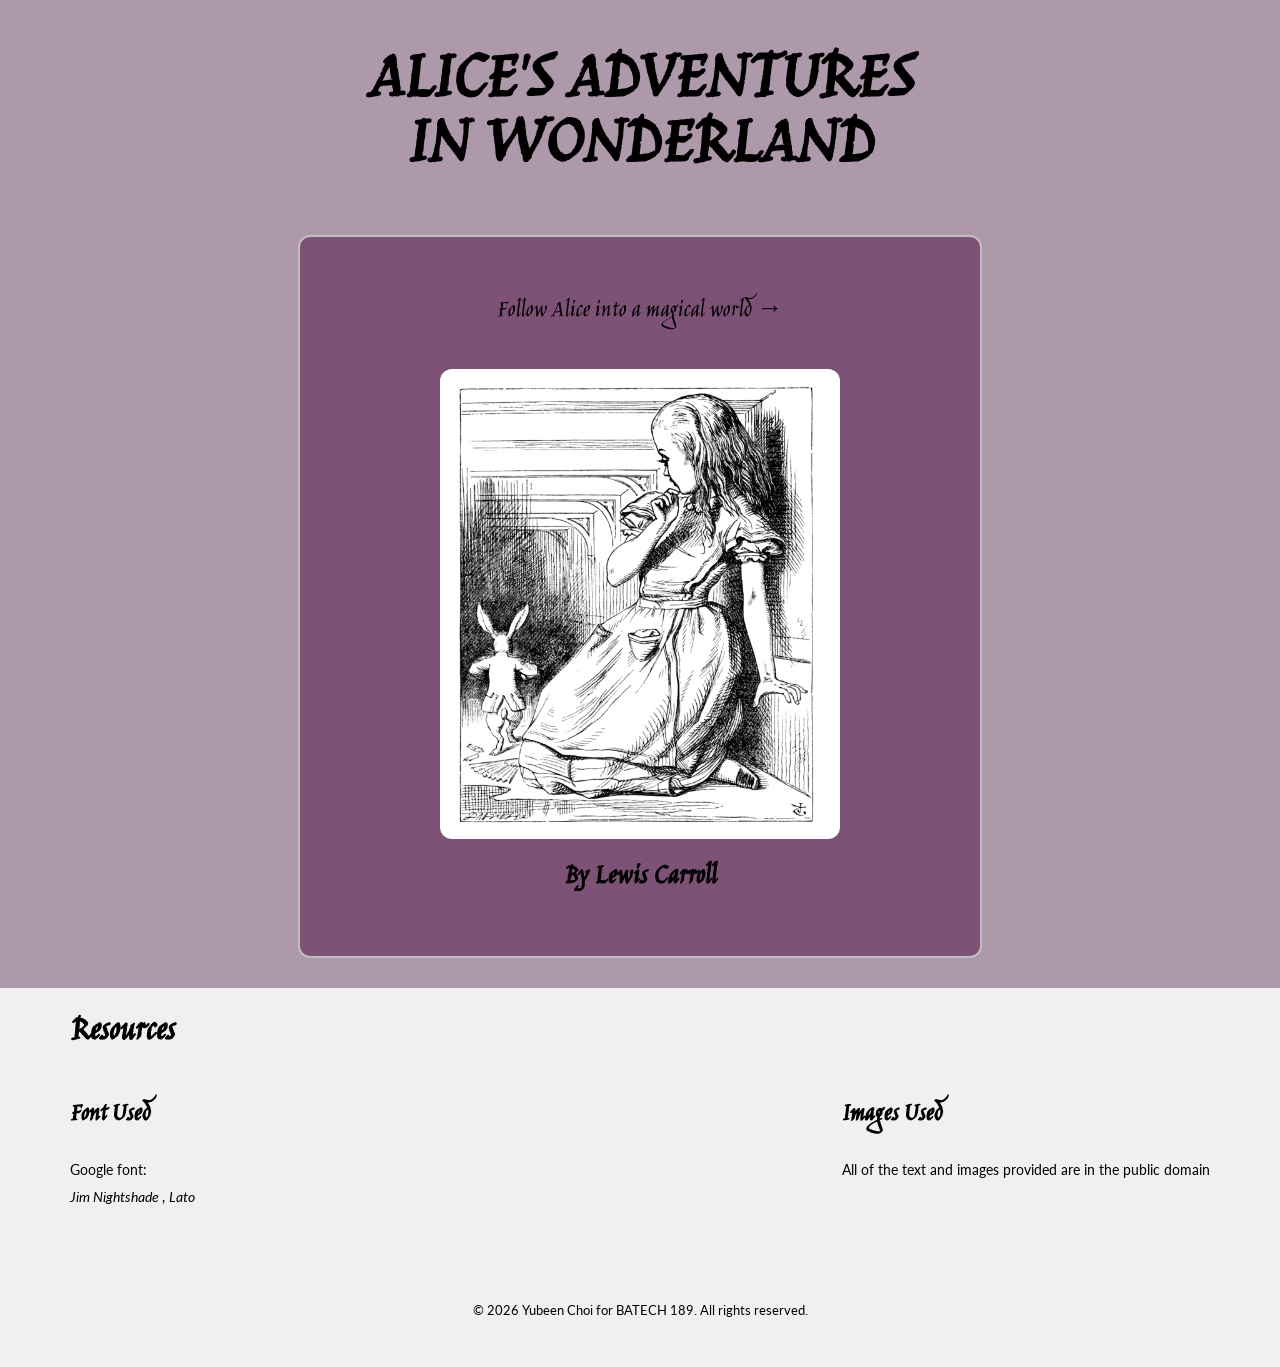
<file: project4/index.html>
<!doctype html>
<html lang="en">
    <head>
        <meta charset="UTF-8" />
        <title>Alice's adventures in Wonderland, home</title>
        <link rel="preconnect" href="https://fonts.googleapis.com" />
        <link rel="preconnect" href="https://fonts.gstatic.com" crossorigin />
        <link
            href="https://fonts.googleapis.com/css2?family=Jim+Nightshade&family=Lato:ital,wght@0,100;0,300;0,400;0,700;0,900;1,100;1,300;1,400;1,700;1,900&display=swap"
            rel="stylesheet" />
        <link rel="stylesheet" href="styles.css" />
    </head>
    <body class="home">
        <!--Top navigation-->

        <header>
            <h1>
                ALICE'S ADVENTURES <br />
                IN WONDERLAND
            </h1>
        </header>

        <!--Cover-->
      

        <main class="cover">
            <div class="start-button"><a href="chapter1.html"> Follow Alice into a magical world &rarr;</a></div>

            <a href="chapter1.html"><img src="alice_ch2_2.png" alt="Alice seeing the White Rabbit" width="400" /></a>

            <h2 class="author">By Lewis Carroll</h2>
        </main>

        <!-- Bottom + copyright -->
        <section class="resources">
            <h2>Resources</h2>

            <div class="resource-container">
                <div>
                    <h3>Font Used</h3>
                    <p>
                        Google font:
                        <br /><cite>
                            <a
                                href="https://fonts.google.com/specimen/Jim+Nightshade?categoryFilters=Sans+Serif:%2FSans%2FHumanist&preview.script=Latn"
                                target="_blank"
                                >Jim Nightshade</a
                            > </cite
                        >,
                        <cite>
                            <a
                                href="https://fonts.google.com/specimen/Lato?categoryFilters=Sans+Serif:%2FSans%2FHumanist&preview.script=Latn"
                                target="_blank"
                                >Lato</a
                            >
                        </cite>
                    </p>
                </div>

                <div>
                    <h3>Images Used</h3>
                    <p>All of the text and images provided are in the public domain</p>
                </div>
            </div>

            <footer>
                <p>&copy; 2026 Yubeen Choi for BATECH 189. All rights reserved.</p>
            </footer>
        </section>
    </body>
</html>
</file>
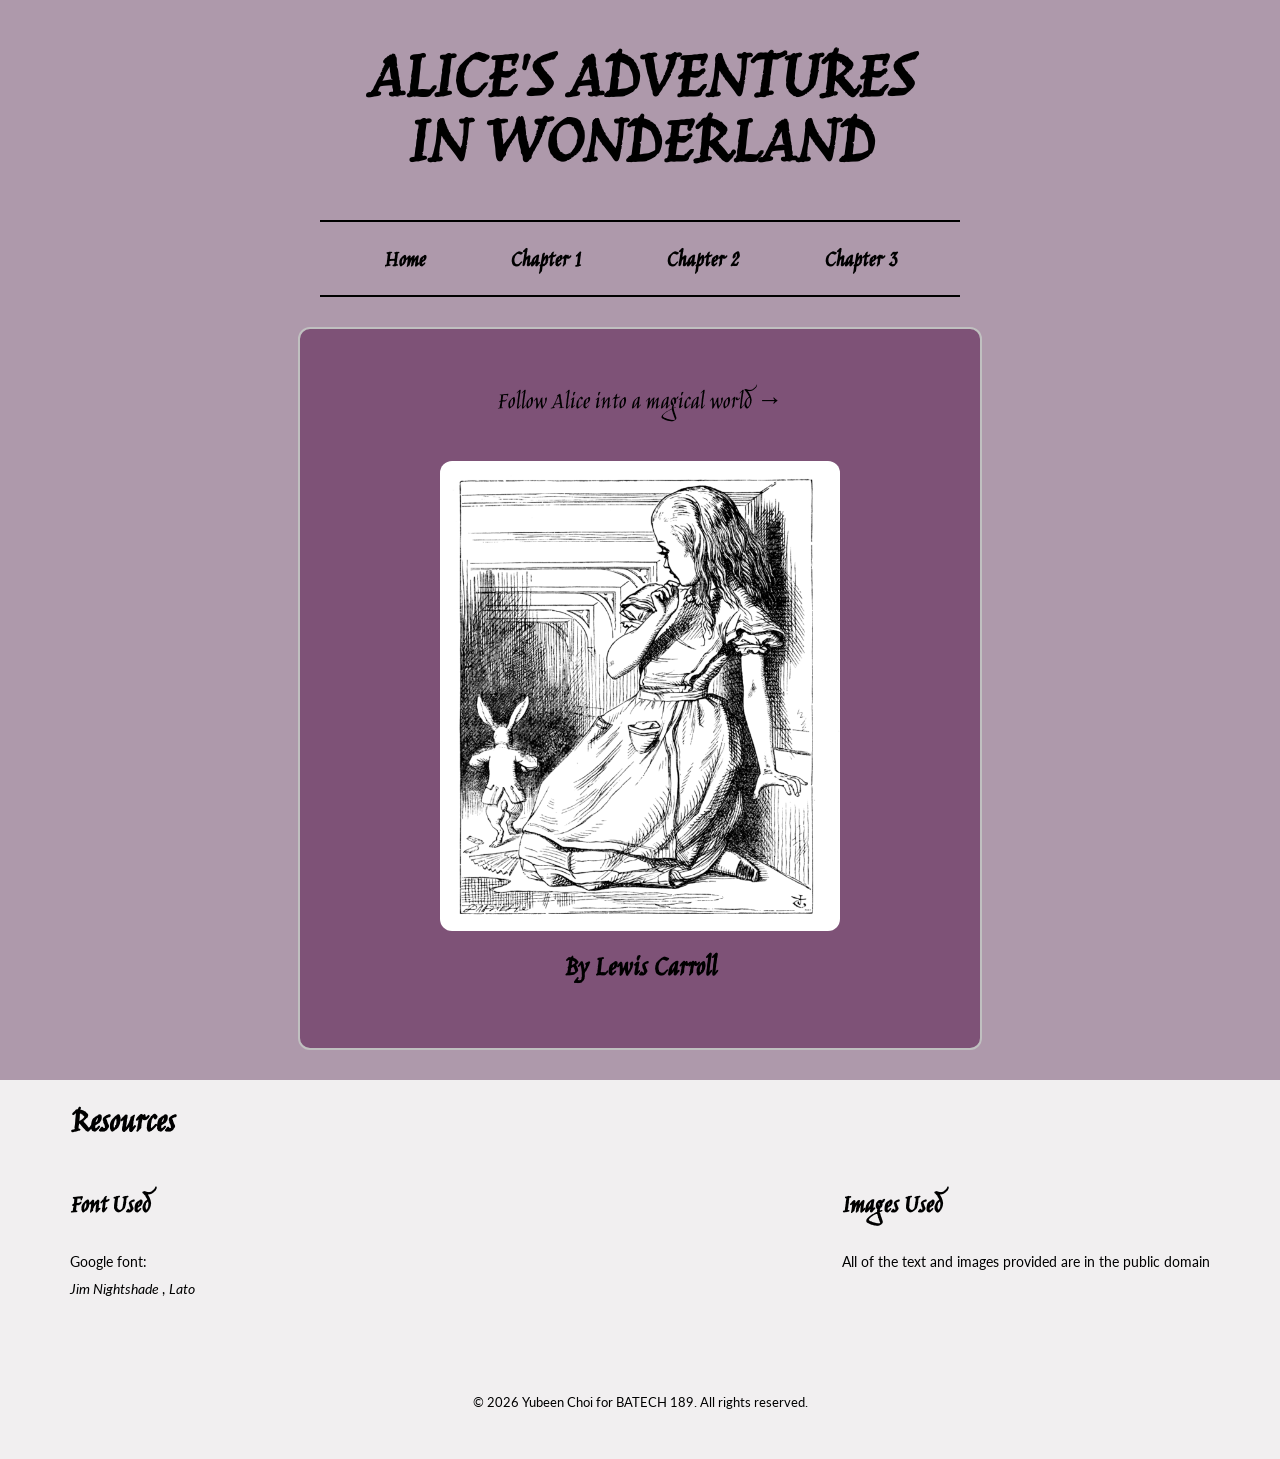
<file: Project4/index.html>
<!doctype html>
<html lang="en">
    <head>
        <meta charset="UTF-8" />
        <title>Alice's adventures in Wonderland, home</title>
        <link rel="preconnect" href="https://fonts.googleapis.com" />
        <link rel="preconnect" href="https://fonts.gstatic.com" crossorigin />
        <link
            href="https://fonts.googleapis.com/css2?family=Jim+Nightshade&family=Lato:ital,wght@0,100;0,300;0,400;0,700;0,900;1,100;1,300;1,400;1,700;1,900&display=swap"
            rel="stylesheet" />
        <link rel="stylesheet" href="styles.css" />
    </head>
    <body class="home">
        <!--Top navigation-->

        <header>
            <h1>
                ALICE'S ADVENTURES <br />
                IN WONDERLAND
            </h1>
        </header>

        <!--Cover-->
        <nav class="flex-container">
            <ul>
                <li class="flex-item"><a href="index.html">Home</a></li>
                <li class="flex-item"><a href="chapter1.html">Chapter&nbsp;1</a></li>
                <li class="flex-item"><a href="chapter2.html">Chapter&nbsp;2</a></li>
                <li class="flex-item"><a href="chapter3.html">Chapter&nbsp;3</a></li>
            </ul>
        </nav>

        <main class="cover">
            <div class="start-button"><a href="chapter1.html"> Follow Alice into a magical world &rarr;</a></div>

            <img src="alice_ch2_2.png" alt="Alice seeing the White Rabbit" width="400" />

            <h2 class="author">By Lewis Carroll</h2>
        </main>

        <!-- Bottom + copyright -->
        <section class="resources">
            <h2>Resources</h2>

            <div class="resource-container">
                <div>
                    <h3>Font Used</h3>
                    <p>
                        Google font:
                        <br /><cite>
                            <a
                                href="https://fonts.google.com/specimen/Jim+Nightshade?categoryFilters=Sans+Serif:%2FSans%2FHumanist&preview.script=Latn"
                                target="_blank"
                                >Jim Nightshade</a
                            > </cite
                        >,
                        <cite>
                            <a
                                href="https://fonts.google.com/specimen/Lato?categoryFilters=Sans+Serif:%2FSans%2FHumanist&preview.script=Latn"
                                target="_blank"
                                >Lato</a
                            >
                        </cite>
                    </p>
                </div>

                <div>
                    <h3>Images Used</h3>
                    <p>All of the text and images provided are in the public domain</p>
                </div>
            </div>

            <footer>
                <p>&copy; 2026 Yubeen Choi for BATECH 189. All rights reserved.</p>
            </footer>
        </section>
    </body>
</html>
</file>
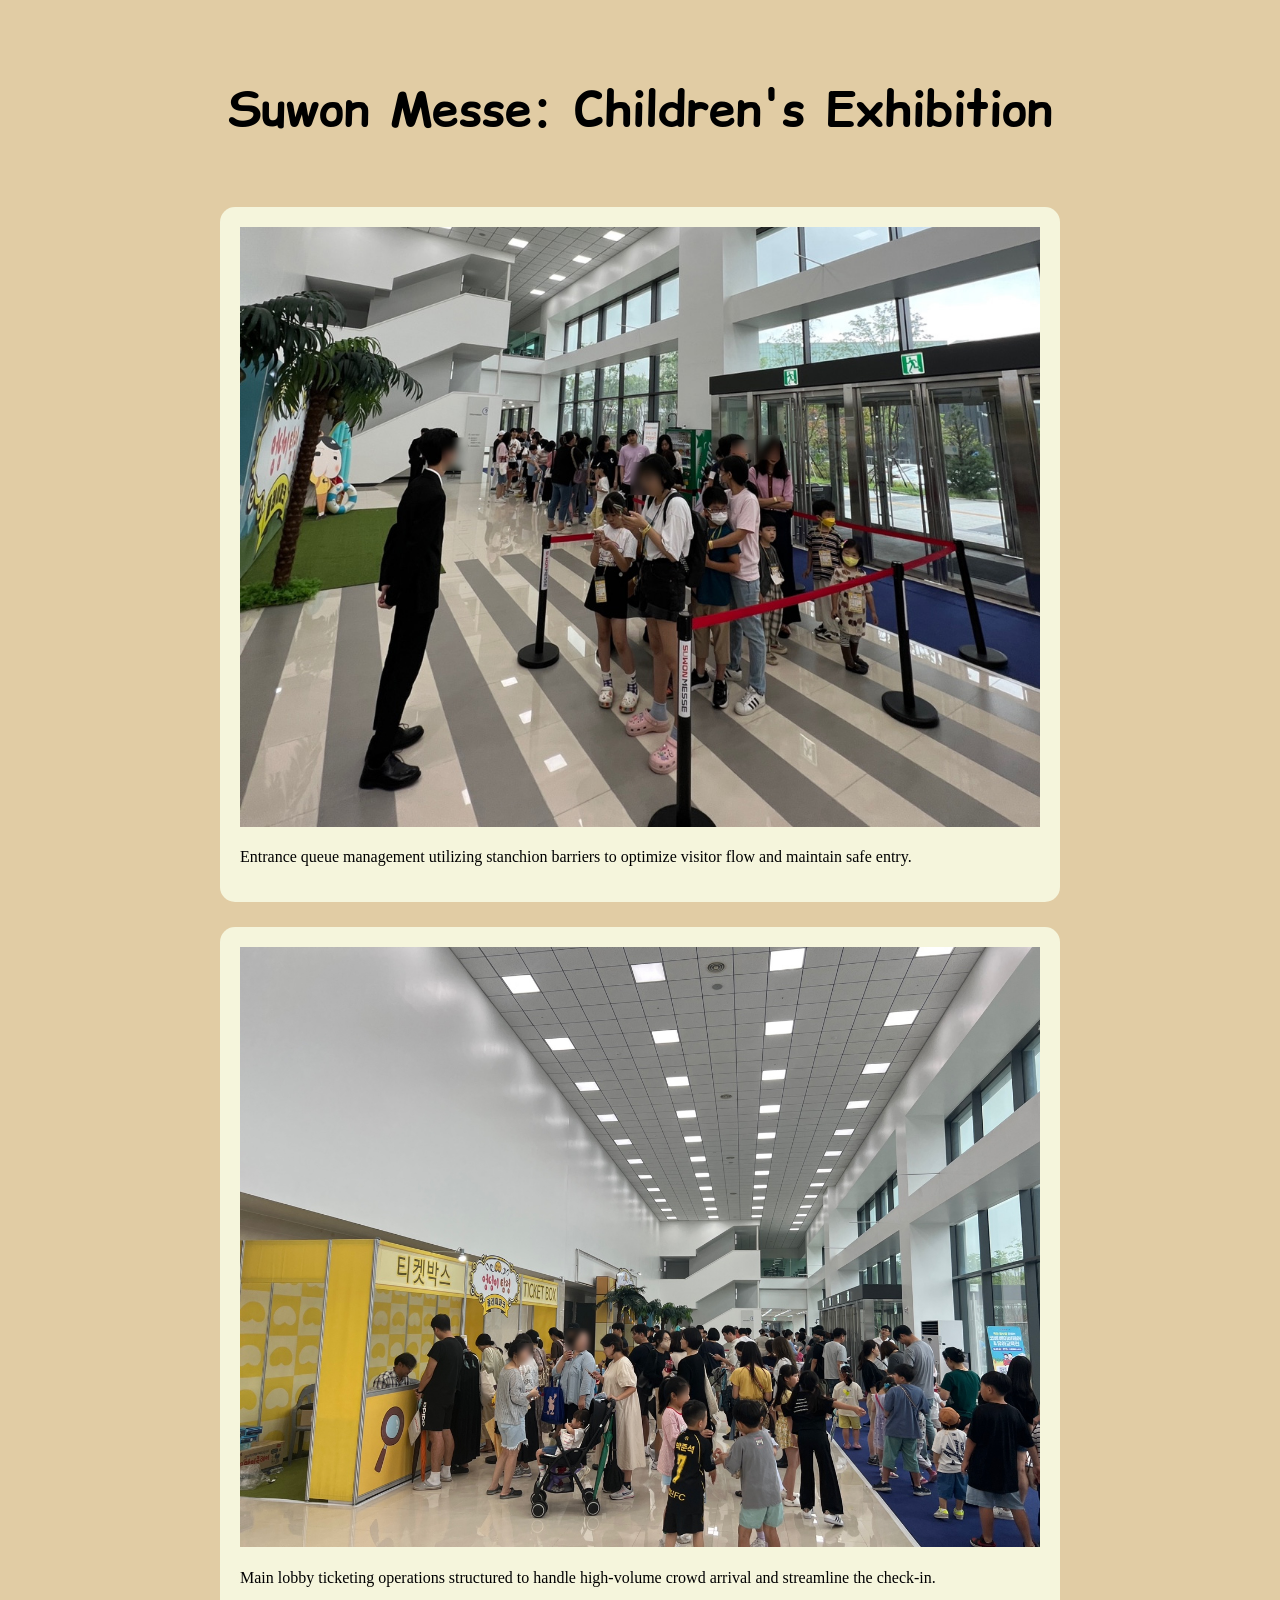
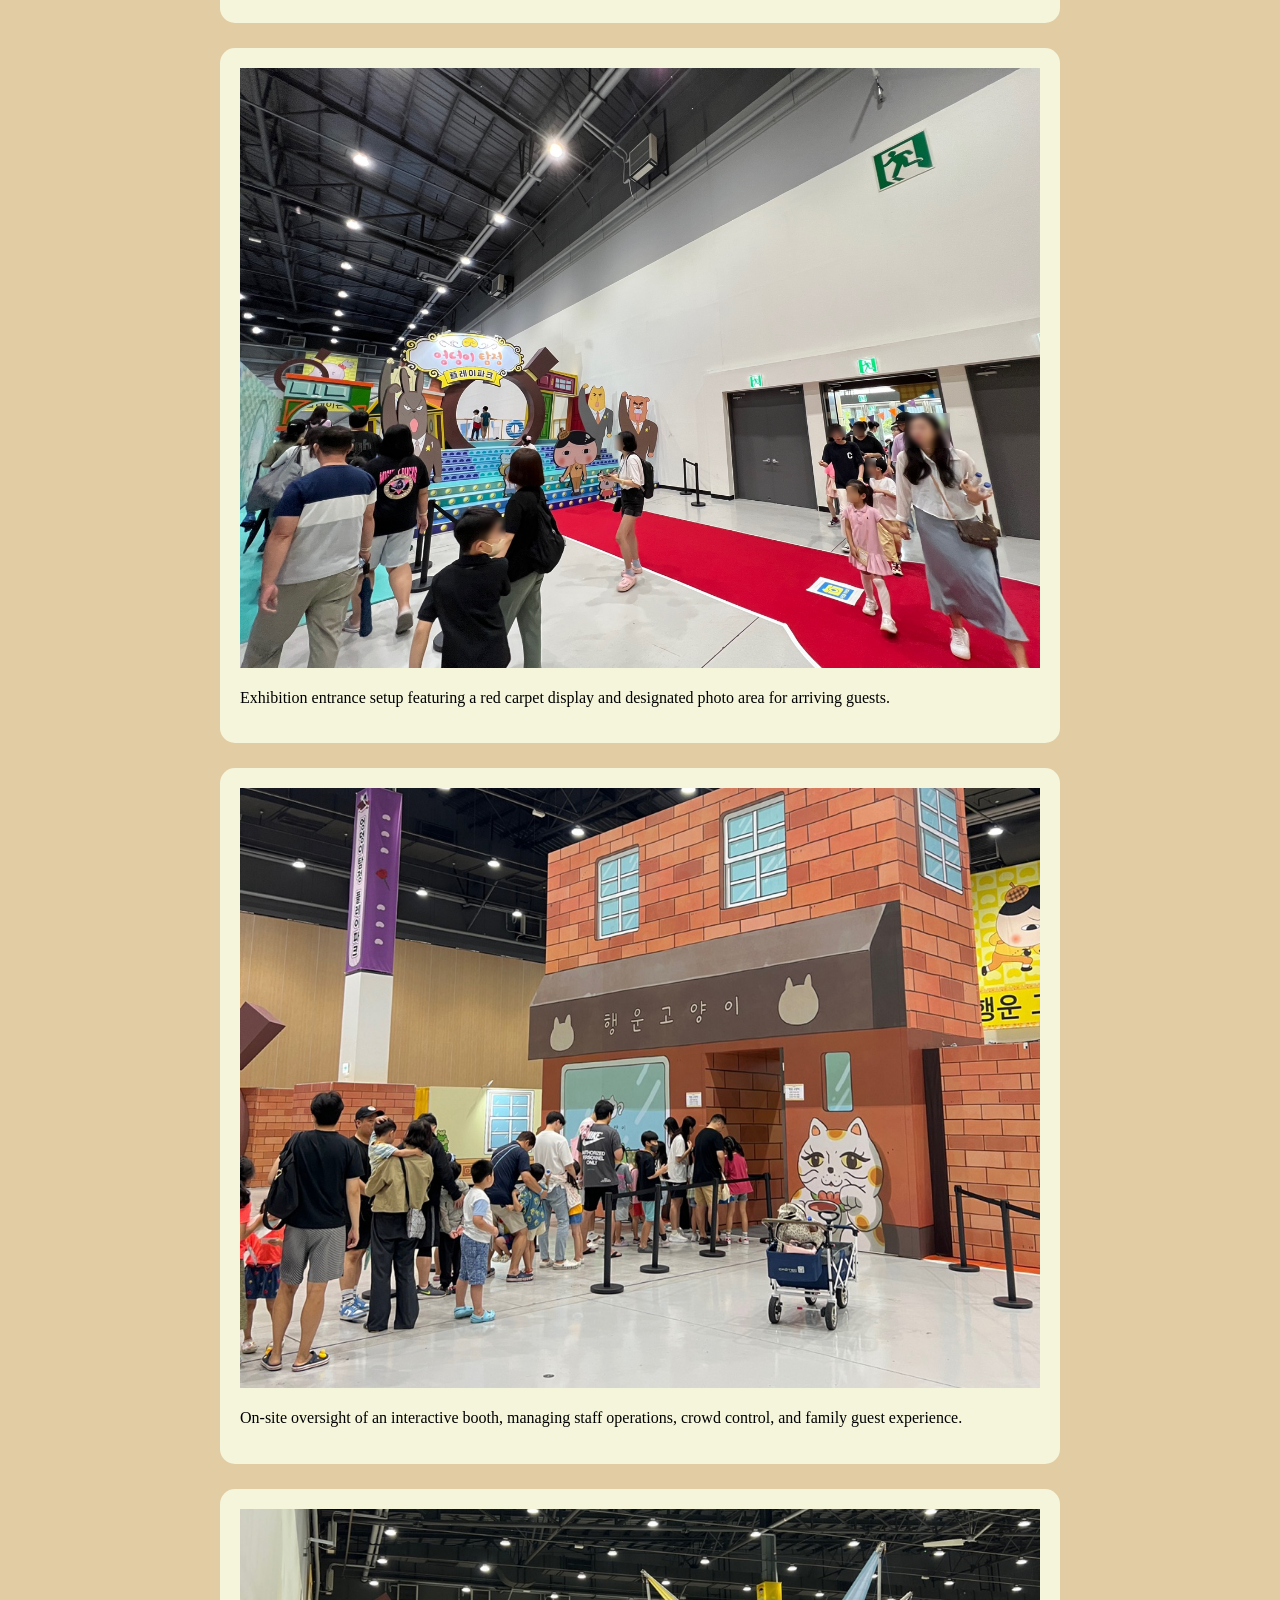
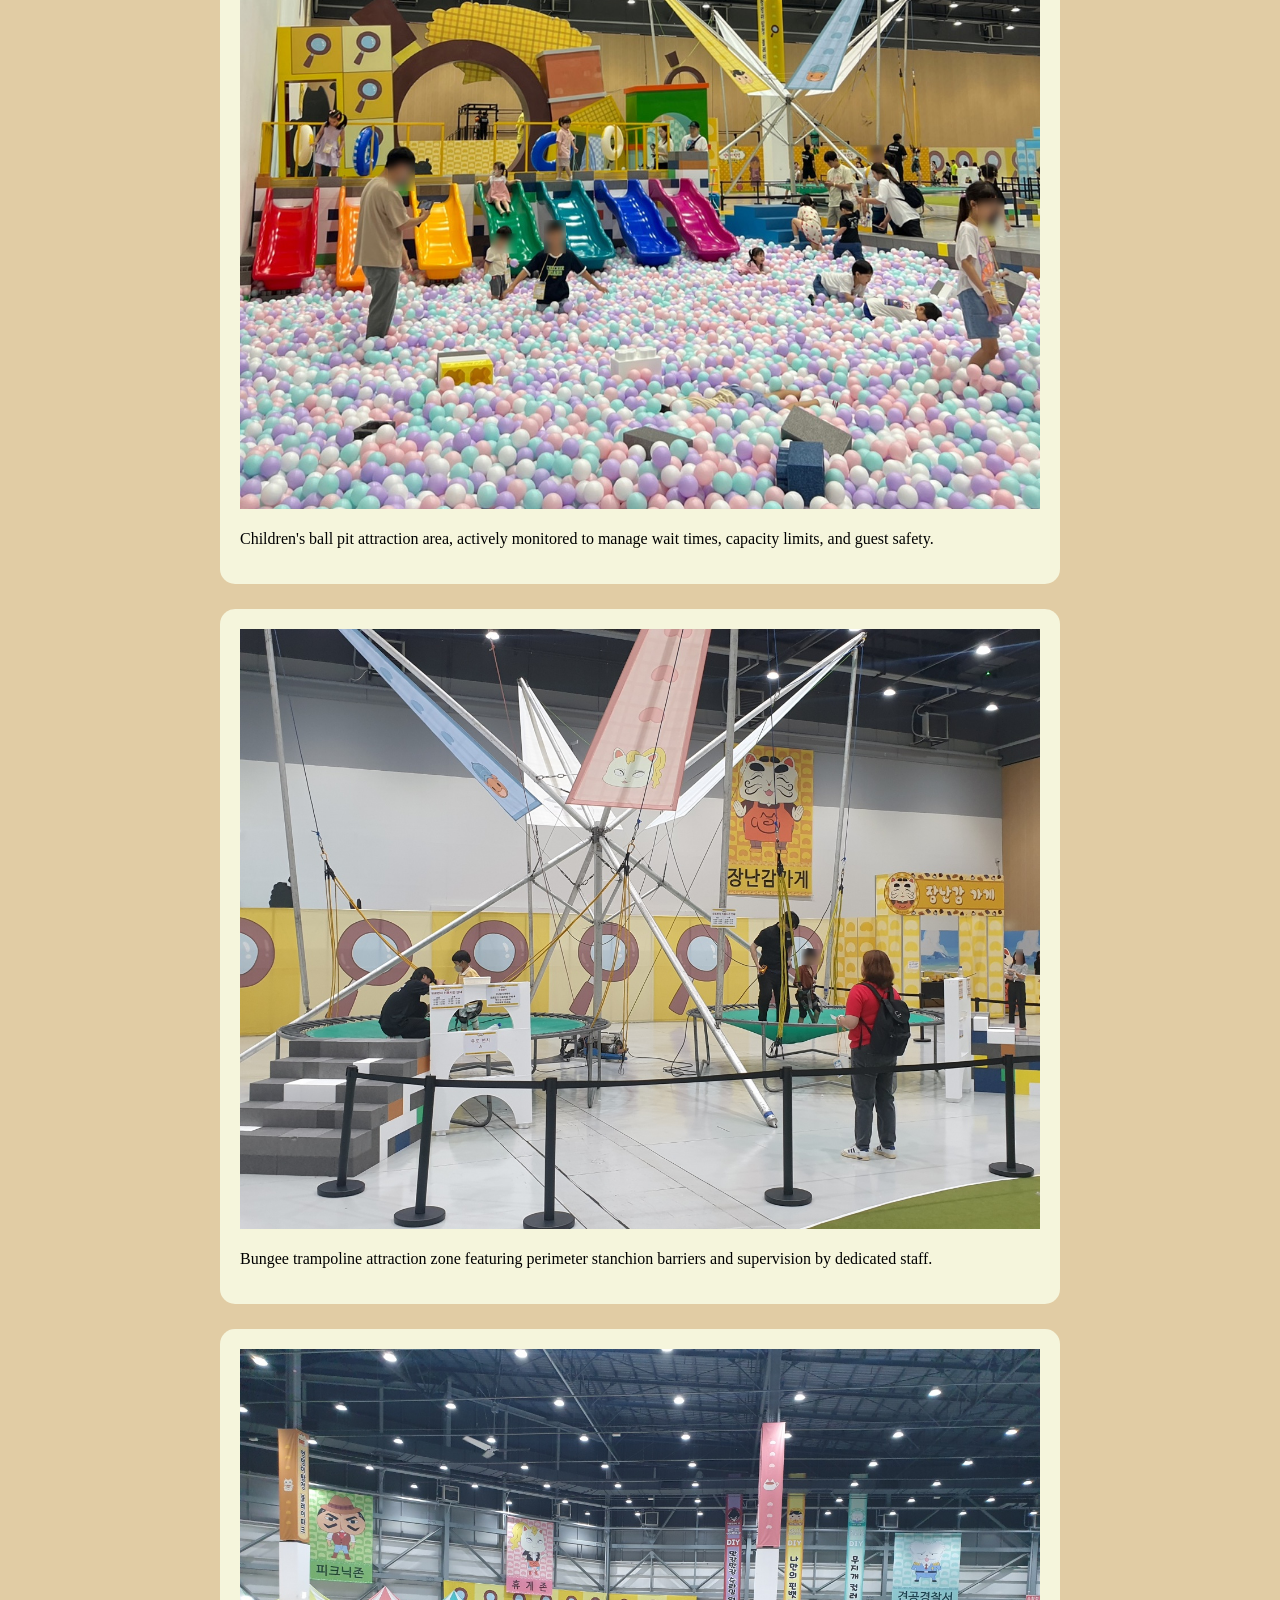
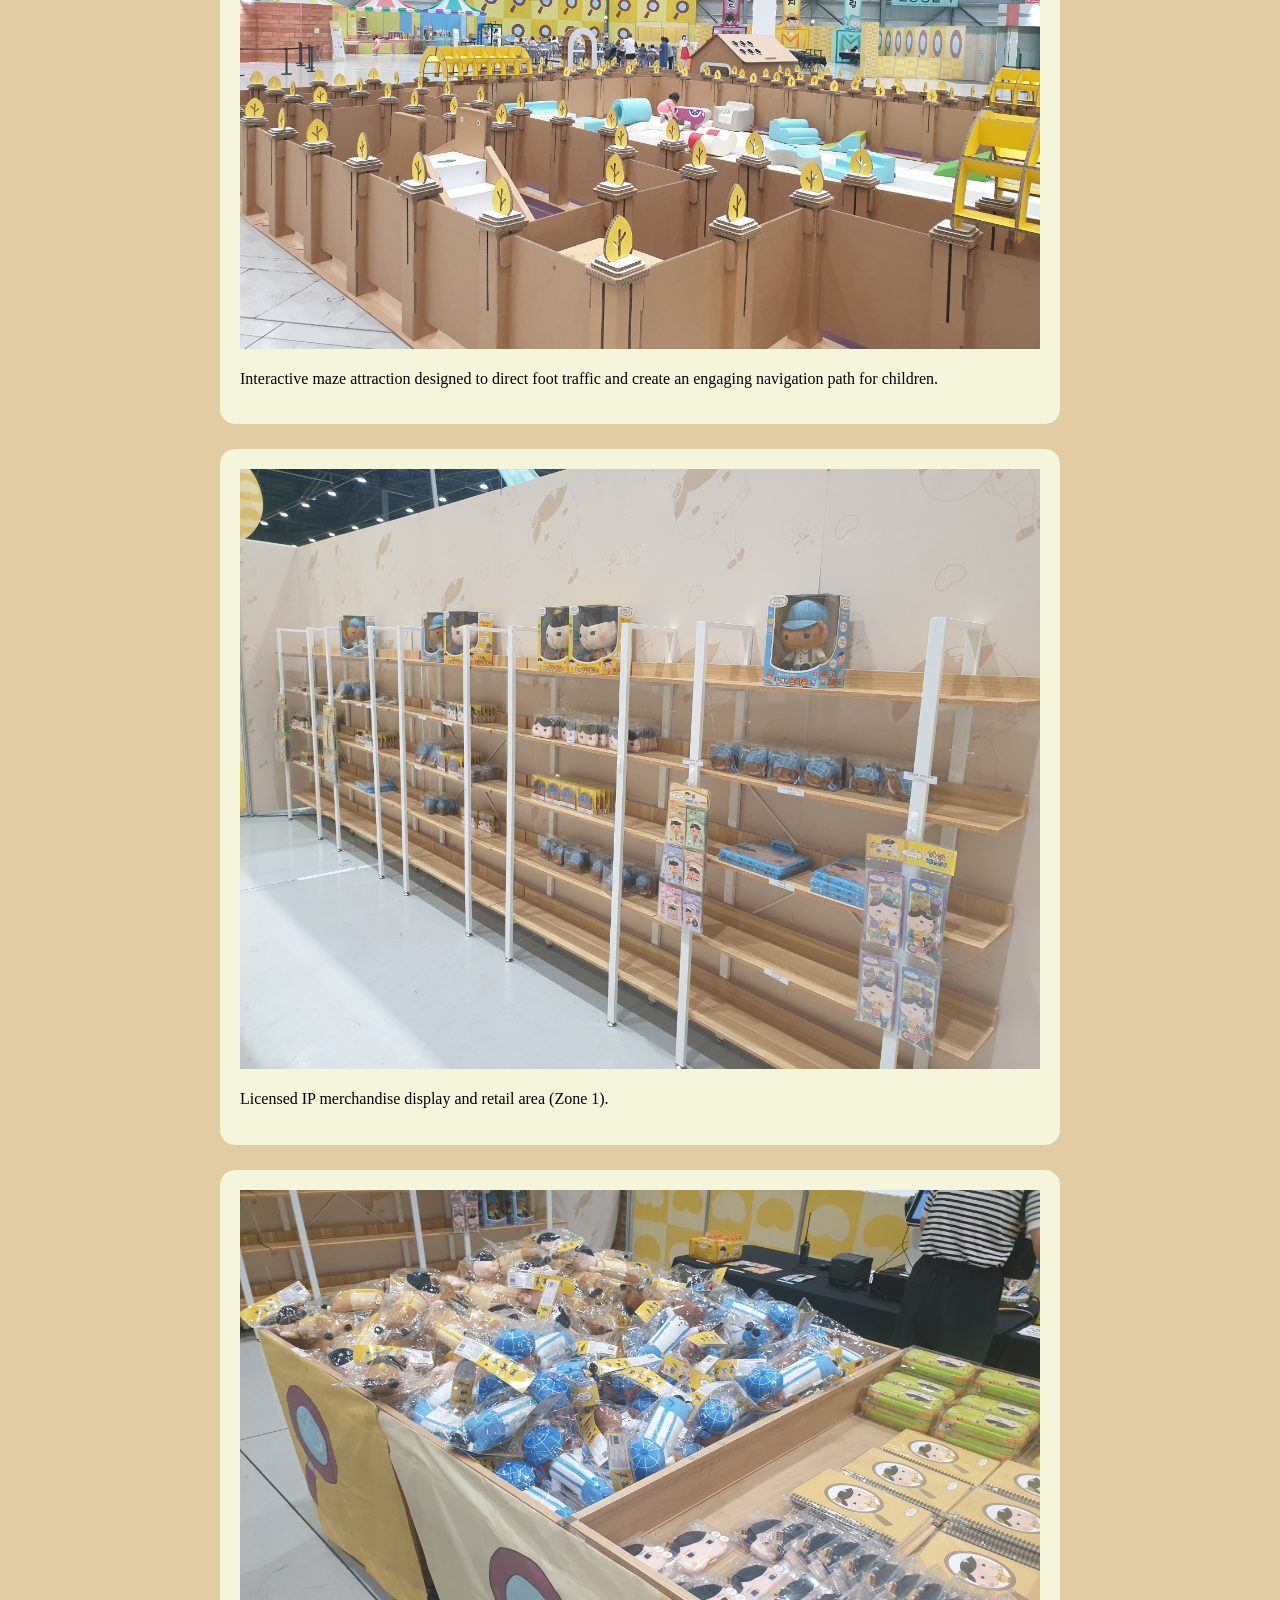
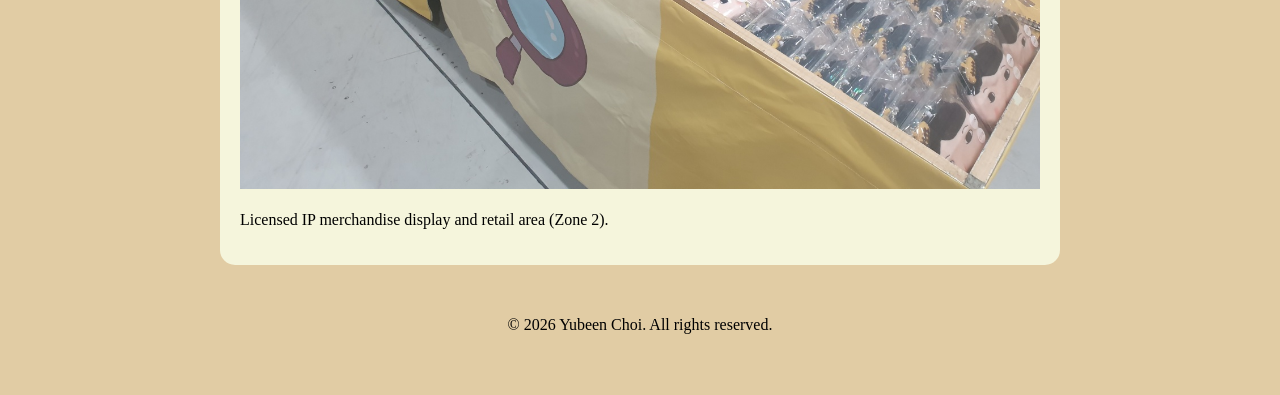
<file: suwon/index.html>
<!doctype html>
<html lang="en">
    <head>
        <meta charset="UTF-8" />
        <meta name="description" content="Suwon Messe: Children's Exhibition" />
        <title>Suwon Messe: Children's Exhibition</title>
        <link rel="preconnect" href="https://fonts.googleapis.com" />
        <link rel="preconnect" href="https://fonts.gstatic.com" crossorigin />
        <link href="https://fonts.googleapis.com/css2?family=Comic+Relief:wght@400;700&display=swap" rel="stylesheet" />

        <style>
            body {
                font-family: Georgia, serif;
                background-color: #e1cca4;
                margin: 35px auto;
            }
            header {
                max-width: 1050px;
                margin: 20px auto;
                padding: 20px;
                text-align: center;
            }
            header p {
                margin: 0 auto;
                padding: 10px;
                max-width: 50em;
            }
            main {
                max-width: 850px;
                margin: auto;
            }
            h1 {
                font-family: "Comic Relief", system-ui;
                font-size: 3em;
                margin: 20px;
            }
            section {
                background-color: beige;
                padding: 20px;
                margin: 25px auto;
                border-radius: 15px;
                max-width: 800px;
                overflow: auto;
                line-height: 1.2em;
            }
            h2 {
                font-family: "Comic Relief", system-ui;
                font-size: 2em;
                margin-bottom: 20px;
            }
            p {
                text-align: left;
                max-width: 50em;
            }
            footer {
                max-width: 700px;
                margin: 20px auto;
                padding: 10px;
                text-align: center;
            }
        </style>
    </head>
    <body>
        <header>
            <h1>Suwon Messe: Children's Exhibition</h1>
        </header>

        <main>
            <section>
                <img src="suwon1.jpg" style="width: 100%" />
                <p>Entrance queue management utilizing stanchion barriers to optimize visitor flow and maintain safe entry.</p>
            </section>

            <section>
                <img src="suwon2.jpg" style="width: 100%" />
                <p>Main lobby ticketing operations structured to handle high-volume crowd arrival and streamline the check-in.</p>
            </section>

            <section>
                <img src="suwon3.jpg" style="width: 100%" />
                <p>Exhibition entrance setup featuring a red carpet display and designated photo area for arriving guests.</p>
            </section>

            <section>
                <img src="suwon4.jpg" style="width: 100%" />
                <p>On-site oversight of an interactive booth, managing staff operations, crowd control, and family guest experience.</p>
            </section>

            <section>
                <img src="suwon5.jpg" style="width: 100%" />
                <p>Children's ball pit attraction area, actively monitored to manage wait times, capacity limits, and guest safety.</p>
            </section>

            <section>
                <img src="suwon6.jpg" style="width: 100%" />
                <p>Bungee trampoline attraction zone featuring perimeter stanchion barriers and supervision by dedicated staff.</p>
            </section>

            <section>
                <img src="suwon7.jpg" style="width: 100%" />
                <p>Interactive maze attraction designed to direct foot traffic and create an engaging navigation path for children.</p>
            </section>

            <section>
                <img src="suwon8.jpg" style="width: 100%" />
                <p>Licensed IP merchandise display and retail area (Zone 1).</p>
            </section>

            <section>
                <img src="suwon9.jpg" style="width: 100%" />
                <p>Licensed IP merchandise display and retail area (Zone 2).</p>
            </section>
        </main>
        
        <footer>
            <p style="text-align: center">&copy; 2026 Yubeen Choi. All rights reserved.</p>
        </footer>
    </body>
</html>
</file>
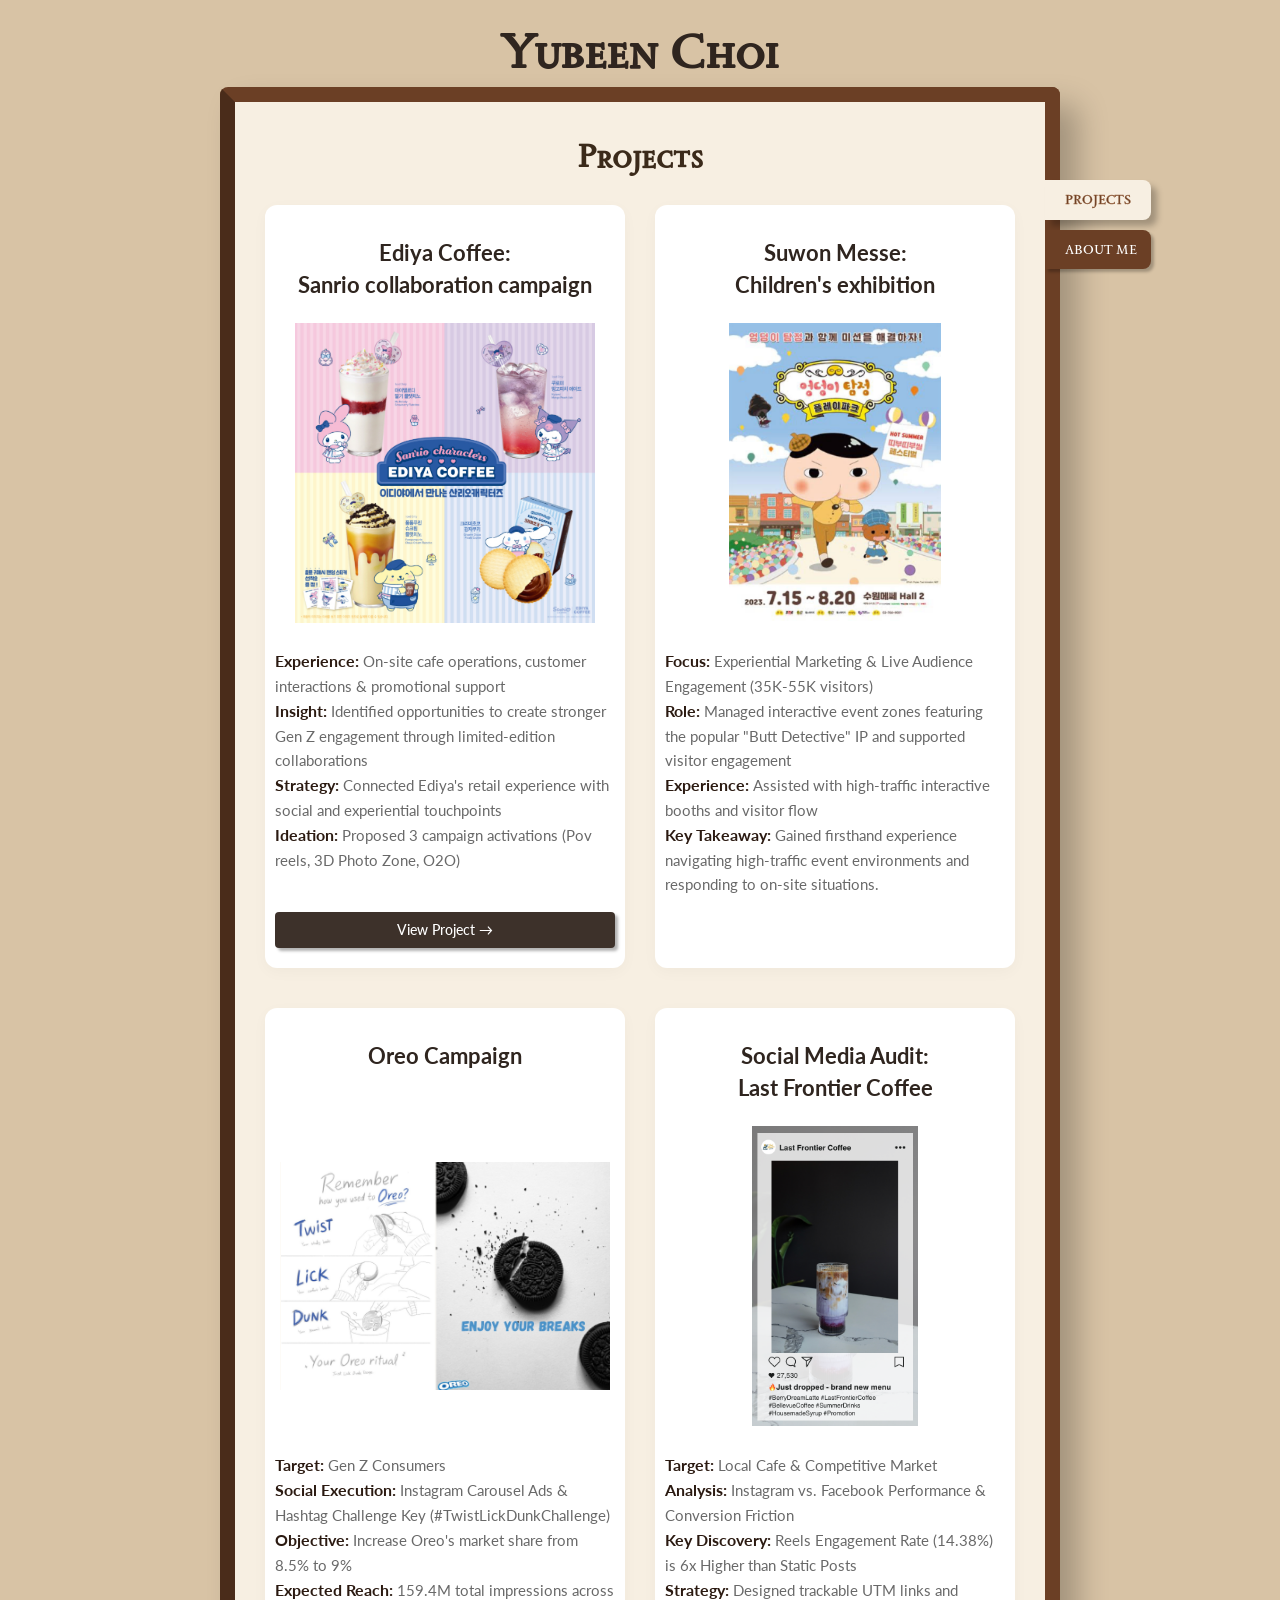
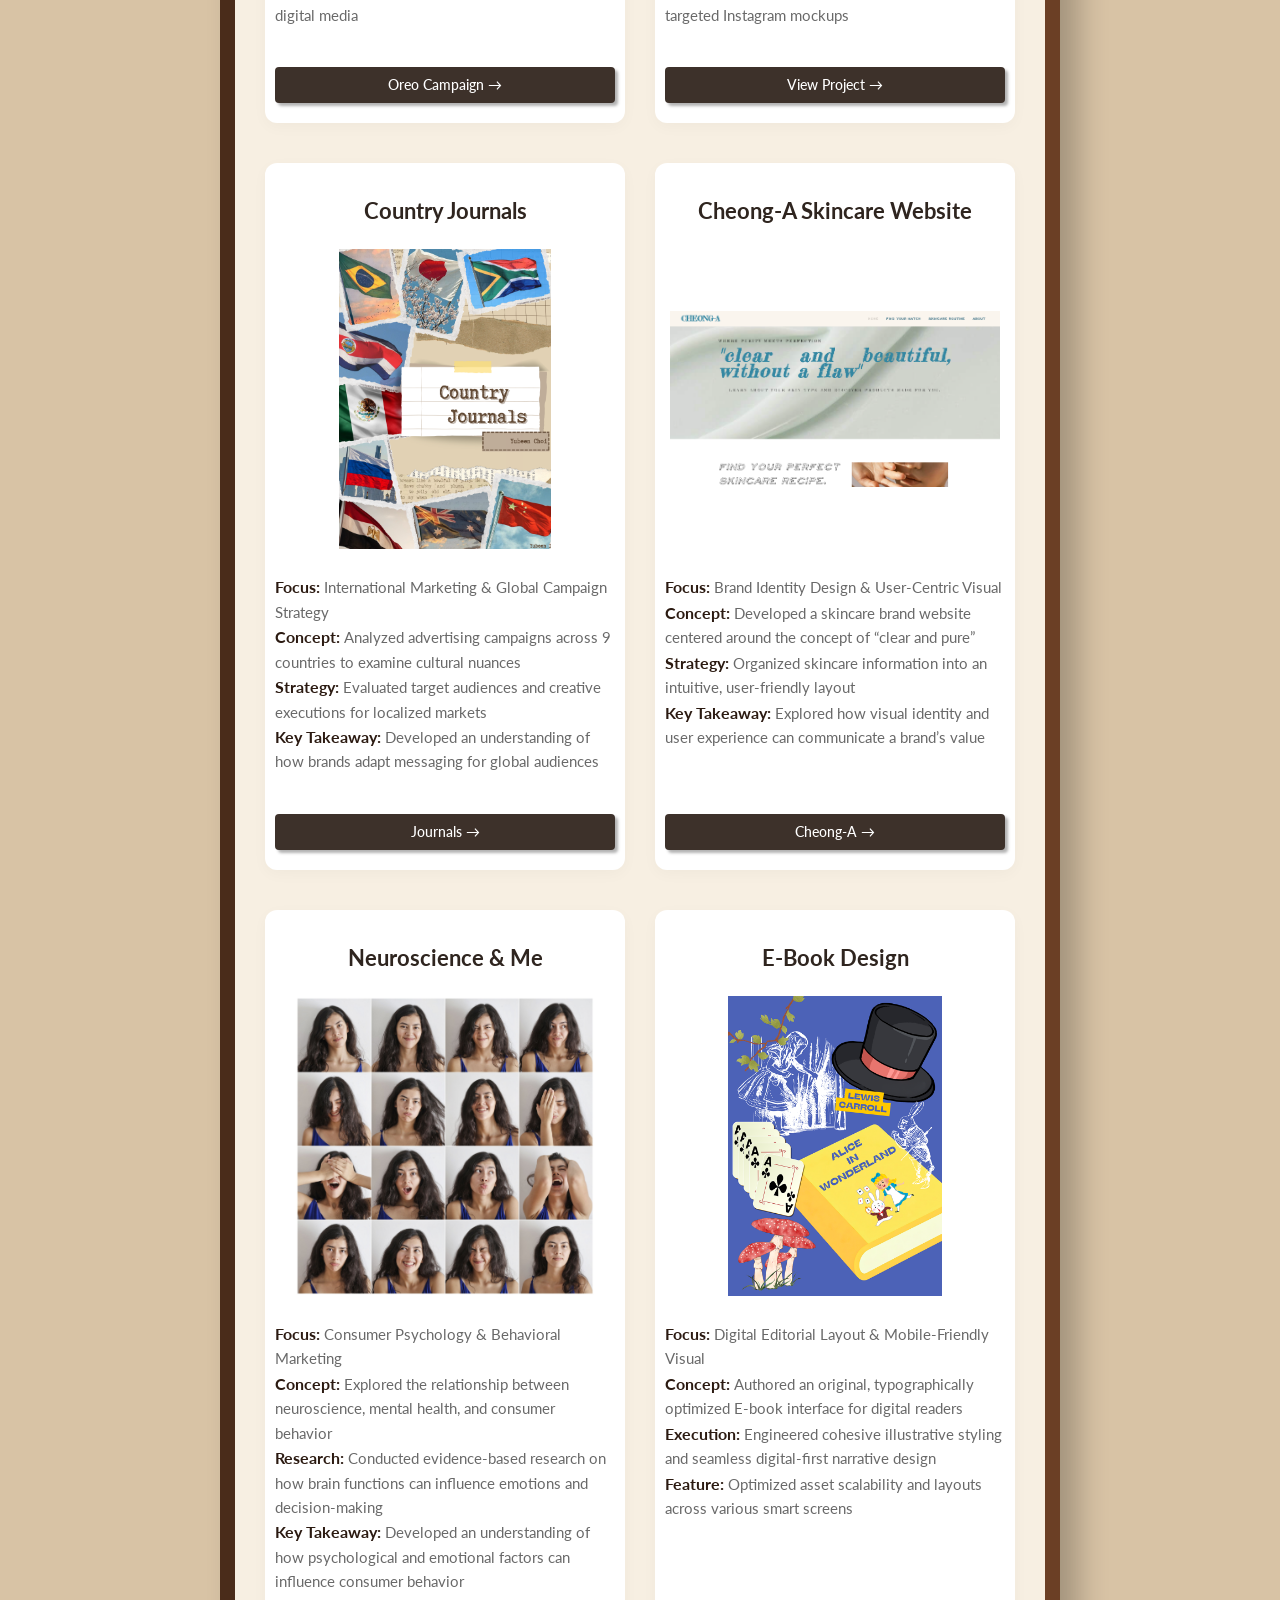
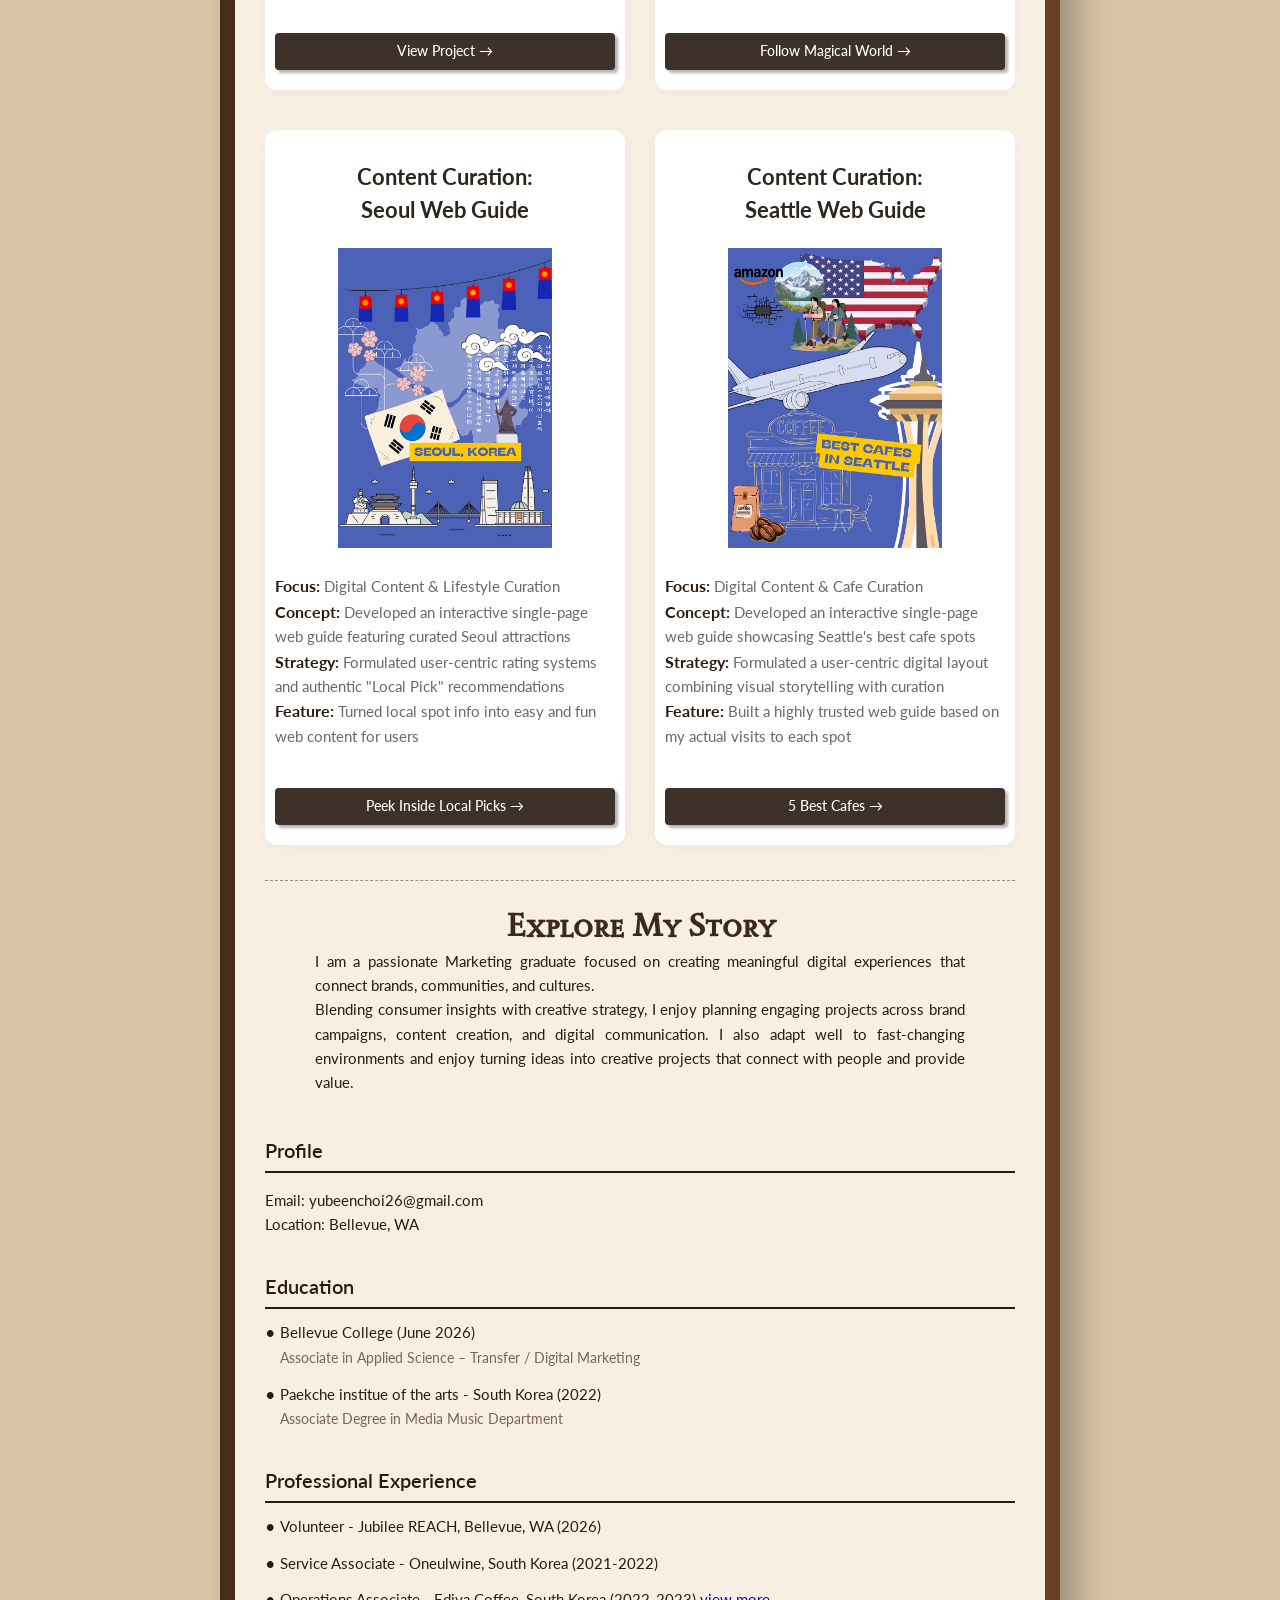
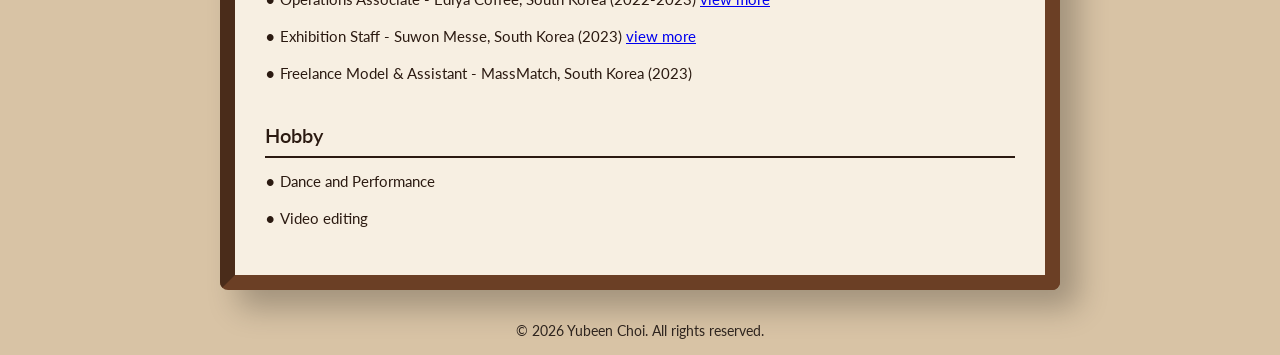
<file: page.html>
<!doctype html>
<html lang="en">
    <head>
        <meta charset="UTF-8" />
        <title>Yubeen's Portfolio</title>
        <!-- 파비콘  -->
        <link rel="apple-touch-icon" sizes="180x180" href="./favicon_jiji/apple-touch-icon.png" />
        <link rel="icon" type="image/png" sizes="32x32" href="./favicon_jiji/favicon-32x32.png" />
        <link rel="icon" type="image/png" sizes="16x16" href="./favicon_jiji/favicon-16x16.png" />
        <link rel="manifest" href="./favicon_jiji/site.webmanifest" />
        <!-- 파비콘 끝 -->
        <link rel="stylesheet" href="style.css" />
        <meta name="description" content="Yubeen Choi's portfolio" />
        <link rel="preconnect" href="https://fonts.googleapis.com" />
        <link rel="preconnect" href="https://fonts.gstatic.com" crossorigin />
        <link
            href="https://fonts.googleapis.com/css2?family=Lato:ital,wght@0,100;0,300;0,400;0,700;0,900;1,100;1,300;1,400;1,700;1,900&family=Sedan+SC&display=swap"
            rel="stylesheet" />
        <script>
            <!-- 이메일  -->
            document.addEventListener("DOMContentLoaded", () => {
                const t = "Email: ",
                    d = "gmail.com",
                    u1 = "yubeen",
                    u2 = "choi26";
                const target = document.getElementById("em-line");
                target.textContent = `${t}${u1}${u2}@${d}`;
            });
        </script>
        <!-- 이메일 끝  -->
    </head>

    <body class="portfolio">
        <h1>Yubeen Choi</h1>
        <main class="bookframe">
            <h2>Projects</h2>
            <nav class="book-tabs">
                <a href="index.html" class="active">PROJECTS</a>
                <a href="about.html">ABOUT ME</a>
            </nav>

            <!-- 여기서부터 실제로 보여지는 페이지 -->
            <div class="project-box">
                <!-- 1 이디야 커피 -->
                <article class="project-card">
                    <h3>
                        Ediya Coffee: <br />
                        Sanrio collaboration campaign
                    </h3>
                    <img
                        src="ediya%20pic1.png"
                        alt="Promotional poster for Ediya Coffee's national Sanrio characters" />
                    <p>
                        <strong>Experience: </strong> On-site cafe operations, customer interactions &amp; promotional
                        support <br />
                        <strong>Insight: </strong> Identified opportunities to create stronger Gen Z engagement through
                        limited-edition collaborations <br />
                        <strong>Strategy: </strong>Connected Ediya's retail experience with social and experiential
                        touchpoints <br />
                        <strong>Ideation: </strong> Proposed 3 campaign activations (Pov reels, 3D Photo Zone, O2O)
                    </p>
                    <a href="ediya.pdf" class="button" target="_blank">View Project &rarr;</a>
                </article>

                <!-- 2 수원메쎄 -->
                <article class="project-card">
                    <h3>
                        Suwon Messe: <br />
                        Children's exhibition
                    </h3>
                    <img
                        src="suwon%20pic.png"
                        alt="Official event poster for the Butt Detective Play Park exhibition held at Suwon Messe" />
                    <p>
                        <strong>Focus: </strong> Experiential Marketing &amp; Live Audience Engagement (35K-55K
                        visitors) <br />
                        <strong>Role: </strong>Managed interactive event zones featuring the popular "Butt Detective" IP
                        and supported visitor engagement <br />
                        <strong>Experience: </strong> Assisted with high-traffic interactive booths and visitor flow
                        <br />
                        <strong>Key Takeaway: </strong> Gained firsthand experience navigating high-traffic event
                        environments and responding to on-site situations.
                    </p>
                </article>

                <!-- 3 오레오 캠페인 -->
                <article class="project-card">
                    <h3>Oreo Campaign<br /><br /></h3>
                    <img src="Oreo%20mockup.png" alt="Oreo Campaign Poster Mockups" />

                    <p>
                        <strong>Target: </strong> Gen Z Consumers <br />
                        <strong> Social Execution:</strong> Instagram Carousel Ads &amp; Hashtag Challenge Key
                        (#TwistLickDunkChallenge)<br />

                        <strong>Objective: </strong> Increase Oreo's market share from 8.5% to 9% <br />
                        <strong>Expected Reach: </strong> 159.4M total impressions across digital media
                    </p>
                    <a href="Oreo%20campaign.pdf" class="button" target="_blank">Oreo Campaign &rarr;</a>
                </article>

                <!-- 4 소셜 미디어 어딧 -->
                <article class="project-card">
                    <h3>
                        Social Media Audit:<br />
                        Last Frontier Coffee
                    </h3>
                    <img src="last%20frontier.png" alt="Last Frontier Coffee Logo" />

                    <p>
                        <strong>Target: </strong> Local Cafe &amp; Competitive Market <br />
                        <strong>Analysis: </strong> Instagram vs. Facebook Performance &amp; Conversion Friction <br />
                        <strong>Key Discovery: </strong> Reels Engagement Rate (14.38%) is 6x Higher than Static Posts
                        <br />
                        <strong>Strategy: </strong> Designed trackable UTM links and targeted Instagram mockups
                    </p>
                    <a href="Social%20Media%20Audit2%20_Yubeen.pdf" class="button" target="_blank"
                        >View Project &rarr;</a
                    >
                </article>

                <!-- 5 9개국 캠페인 조사 문서 -->
                <article class="project-card">
                    <h3>Country Journals</h3>
                    <img src="Journals%20pic.png" alt="Journal cover decorated with flags from around the world" />

                    <p>
                        <strong>Focus: </strong>International Marketing &amp; Global Campaign Strategy <br />
                        <strong>Concept: </strong> Analyzed advertising campaigns across 9 countries to examine cultural
                        nuances <br />
                        <strong>Strategy: </strong> Evaluated target audiences and creative executions for localized
                        markets <br />
                        <strong>Key Takeaway: </strong> Developed an understanding of how brands adapt messaging for
                        global audiences
                    </p>
                    <a href="Journals.pdf" class="button" target="_blank">Journals &rarr;</a>
                </article>

                <!-- 6 청아 웹사이트 -->
                <article class="project-card">
                    <h3>Cheong-A Skincare Website</h3>
                    <img src="cheongA.png" alt="Cheong-A Website Screenshot" />

                    <p>
                        <strong>Focus: </strong> Brand Identity Design &amp; User-Centric Visual <br />
                        <strong>Concept:</strong> Developed a skincare brand website centered around the concept of
                        “clear and pure”<br />
                        <strong>Strategy: </strong>Organized skincare information into an intuitive, user-friendly
                        layout <br />
                        <strong>Key Takeaway: </strong>
                        Explored how visual identity and user experience can communicate a brand’s value
                    </p>
                    <a href="https://cheonga.weebly.com" class="button" target="_blank">Cheong-A &rarr;</a>
                </article>

                <!-- 7 심리마케팅 문서 -->
                <article class="project-card">
                    <h3>Neuroscience &amp; Me</h3>
                    <img
                        src="Neuroscience%20.jpg"
                        alt="A collage featuring a woman displaying various emotions against a white backdrop." />

                    <p>
                        <strong>Focus: </strong>Consumer Psychology &amp; Behavioral Marketing <br />
                        <strong>Concept: </strong>Explored the relationship between neuroscience, mental health, and
                        consumer behavior <br />
                        <strong>Research: </strong>Conducted evidence-based research on how brain functions can
                        influence emotions and decision-making<br />
                        <strong>Key Takeaway: </strong> Developed an understanding of how psychological and emotional
                        factors can influence consumer behavior
                    </p>
                    <a href="PSYC%20Portfolio_Yubeen%20Choi.pdf" class="button" target="_blank">View Project &rarr; </a>
                </article>

                <!-- 8 Project 2 -->
                <article class="project-card">
                    <h3>E-Book Design</h3>
                    <img src="project4.png" alt="Image representing the project 4" />
                    <p>
                        <strong>Focus: </strong>Digital Editorial Layout &amp; Mobile-Friendly Visual <br />
                        <strong>Concept: </strong> Authored an original, typographically optimized E-book interface for
                        digital readers <br />
                        <strong>Execution: </strong> Engineered cohesive illustrative styling and seamless digital-first
                        narrative design <br />
                        <strong>Feature: </strong> Optimized asset scalability and layouts across various smart screens
                    </p>
                    <a class="button" href="Project4/index.html" target="_blank">Follow Magical World &rarr;</a>
                </article>

                <!-- 9 Project 3 -->
                <article class="project-card">
                    <h3>
                        Content Curation: <br />
                        Seoul Web Guide
                    </h3>
                    <img src="project3.png" alt="Image representing the project 3" />
                    <p>
                        <strong>Focus: </strong> Digital Content &amp; Lifestyle Curation <br />
                        <strong>Concept: </strong> Developed an interactive single-page web guide featuring curated
                        Seoul attractions <br />
                        <strong>Strategy: </strong> Formulated user-centric rating systems and authentic "Local Pick"
                        recommendations <strong>Feature: </strong>Turned local spot info into easy and fun web content
                        for users
                    </p>
                    <a class="button" href="project3/index.html" target="_blank">Peek Inside Local Picks &rarr;</a>
                </article>

                <!-- 10 Project 4 (마지막 1개) -->
                <article class="project-card">
                    <h3>
                        Content Curation: <br />
                        Seattle Web Guide
                    </h3>
                    <img src="project2.png" alt="Image representing the project 2" />
                    <p>
                        <strong>Focus: </strong> Digital Content &amp; Cafe Curation <br />
                        <strong>Concept: </strong> Developed an interactive single-page web guide showcasing Seattle's
                        best cafe spots <strong>Strategy: </strong>Formulated a user-centric digital layout combining
                        visual storytelling with curation <strong>Feature: </strong>Built a highly trusted web guide
                        based on my actual visits to each spot
                    </p>
                    <a class="button" href="project2/index.html" target="_blank">5 Best Cafes &rarr;</a>
                </article>
            </div>

            <!-- 점선 분리선  -->
            <div class="dashed-line"></div>
            <h2>Explore My Story</h2>
            <!-- About me -->
            <div class="book-content">
                <section class="page">
                    <p class="intro-text">
                        I am a passionate Marketing graduate focused on creating meaningful digital experiences that
                        connect brands, communities, and cultures.<br />
                        Blending consumer insights with creative strategy, I enjoy planning engaging projects across
                        brand campaigns, content creation, and digital communication. I also adapt well to fast-changing
                        environments and enjoy turning ideas into creative projects that connect with people and provide
                        value.
                    </p>
                    <h4 class="profile">Profile</h4>
                    <p>
                        <span id="em-line"></span><br />
                        Location: Bellevue, WA
                    </p>

                    <h4>Education</h4>
                    <ul>
                        <li>
                            Bellevue College (June 2026)<br />
                            <small>Associate in Applied Science – Transfer / Digital Marketing</small>
                        </li>
                        <li>
                            Paekche institue of the arts - South Korea (2022)<br />
                            <small>Associate Degree in Media Music Department</small>
                        </li>
                    </ul>

                    <h4>Professional Experience</h4>
                    <ul>
                        <li>Volunteer - Jubilee REACH, Bellevue, WA (2026)</li>
                        <li>Service Associate - Oneulwine, South Korea (2021-2022)</li>
                        <li>
                            Operations Associate - Ediya Coffee, South Korea (2022-2023)
                            <a href="portfolio.html" class="view-more-btn">view more</a>
                        </li>

                        <li>
                            Exhibition Staff - Suwon Messe, South Korea (2023)
                            <a href="portfolio.html" class="view-more-btn">view more</a>
                        </li>
                        <li>Freelance Model &amp; Assistant - MassMatch, South Korea (2023)</li>
                    </ul>

                    <h4>Hobby</h4>

                    <ul>
                        <li>Dance and Performance</li>
                        <li>Video editing</li>
                    </ul>
                </section>
            </div>
        </main>

        <!-- copyright -->
        <footer>
            <p>&copy; 2026 Yubeen Choi. All rights reserved.</p>
        </footer>
    </body>
</html>
</file>
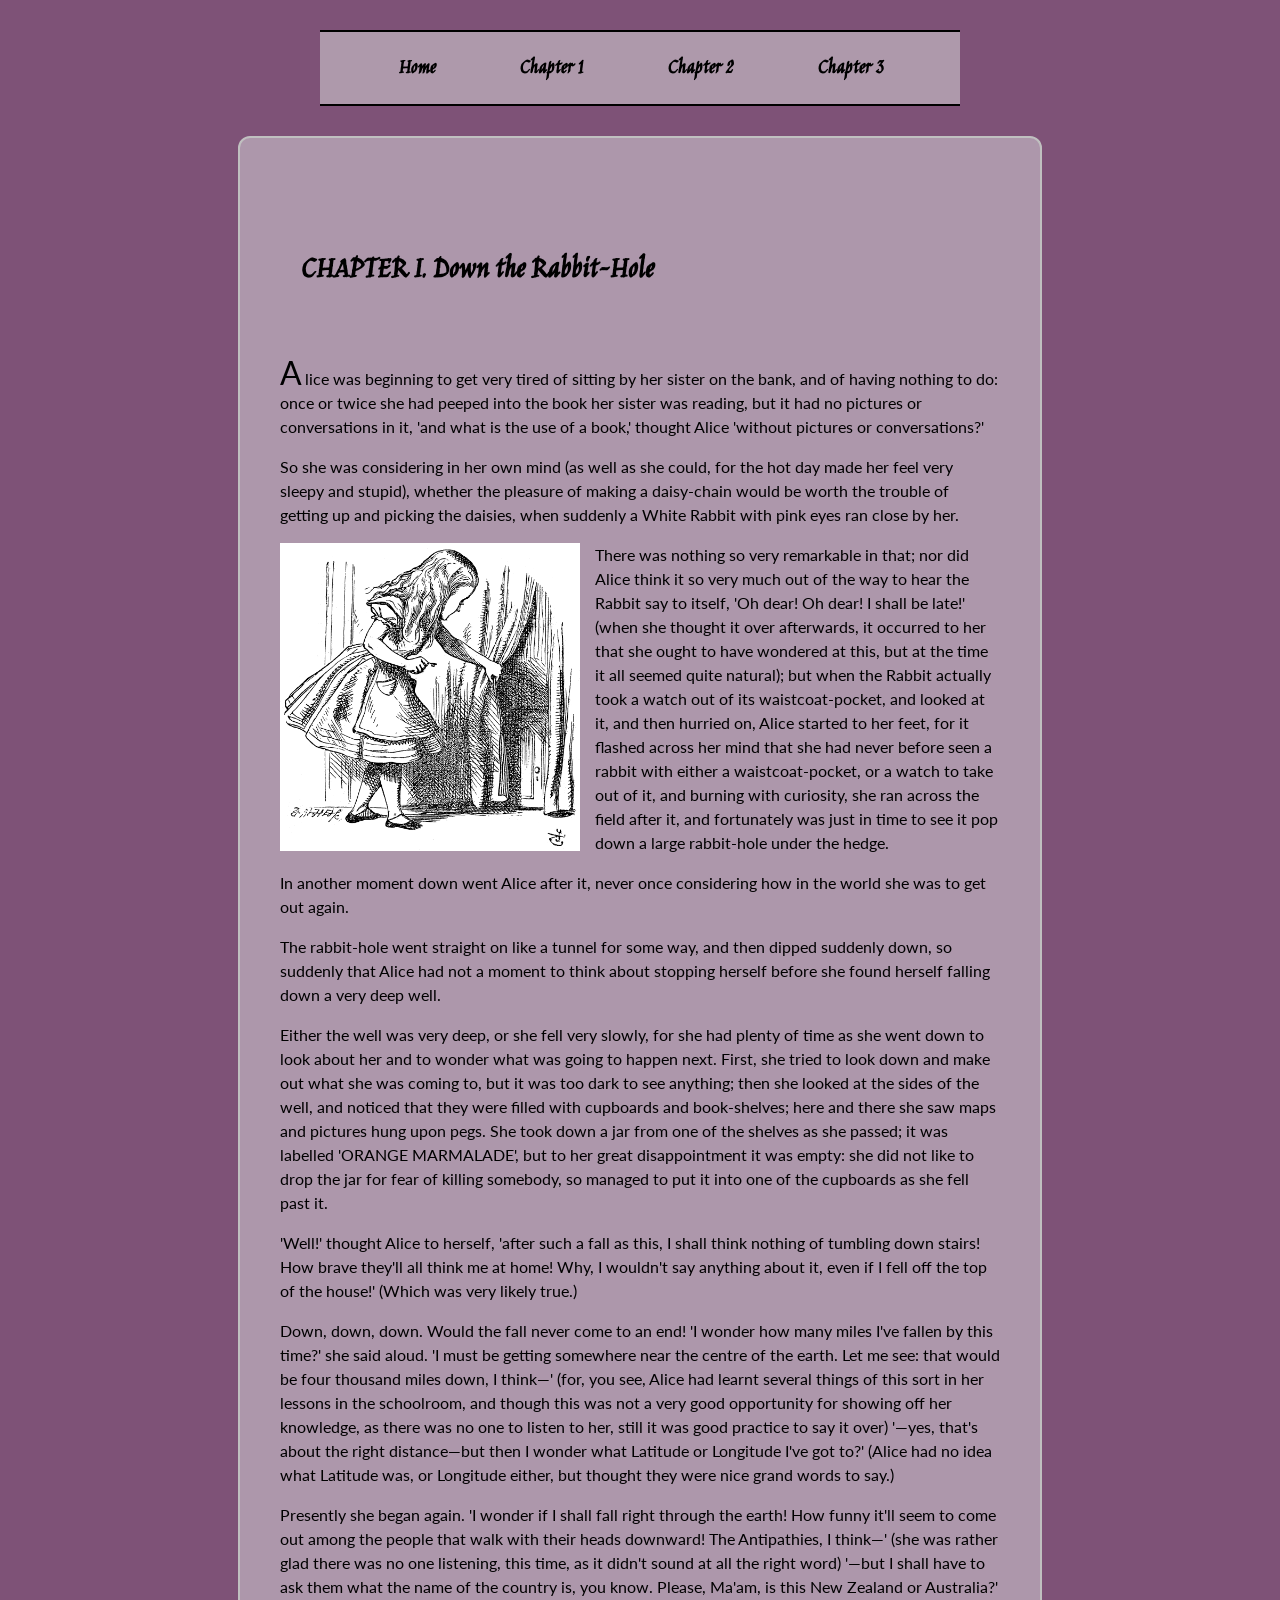
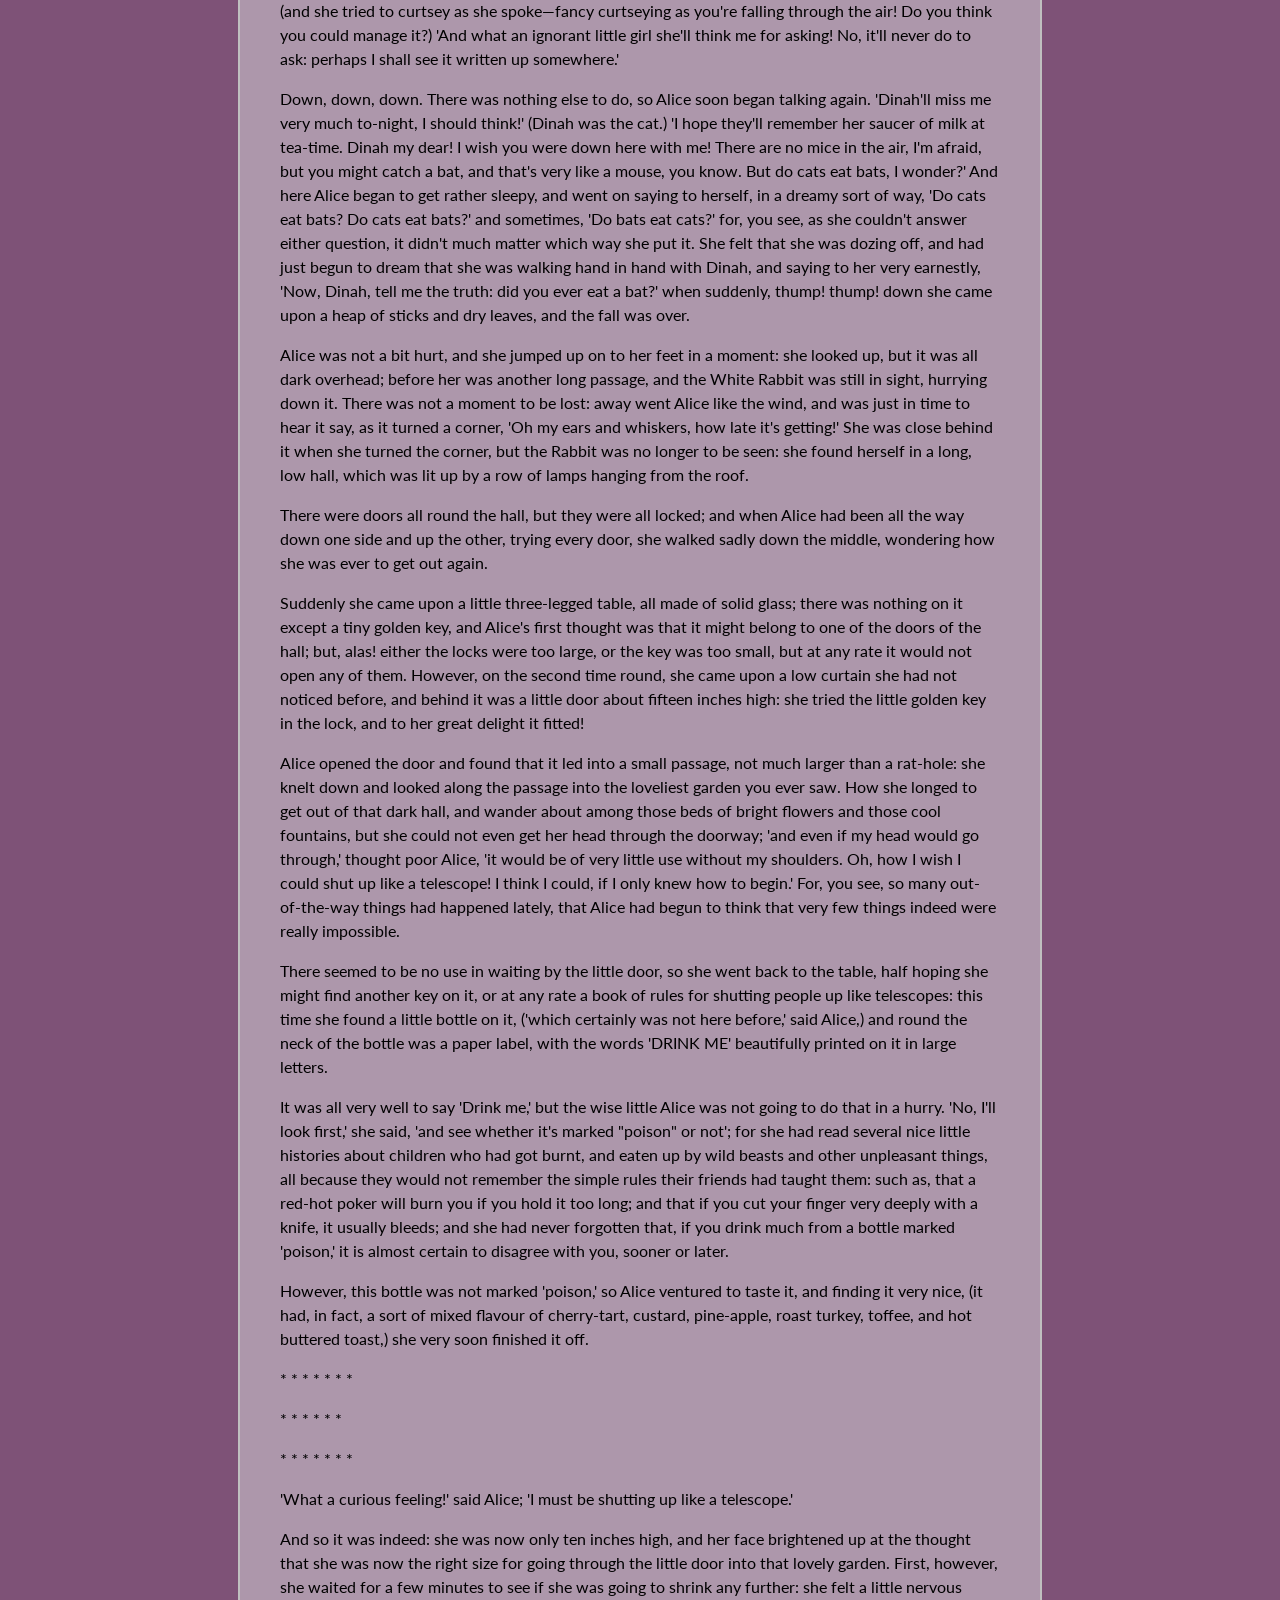
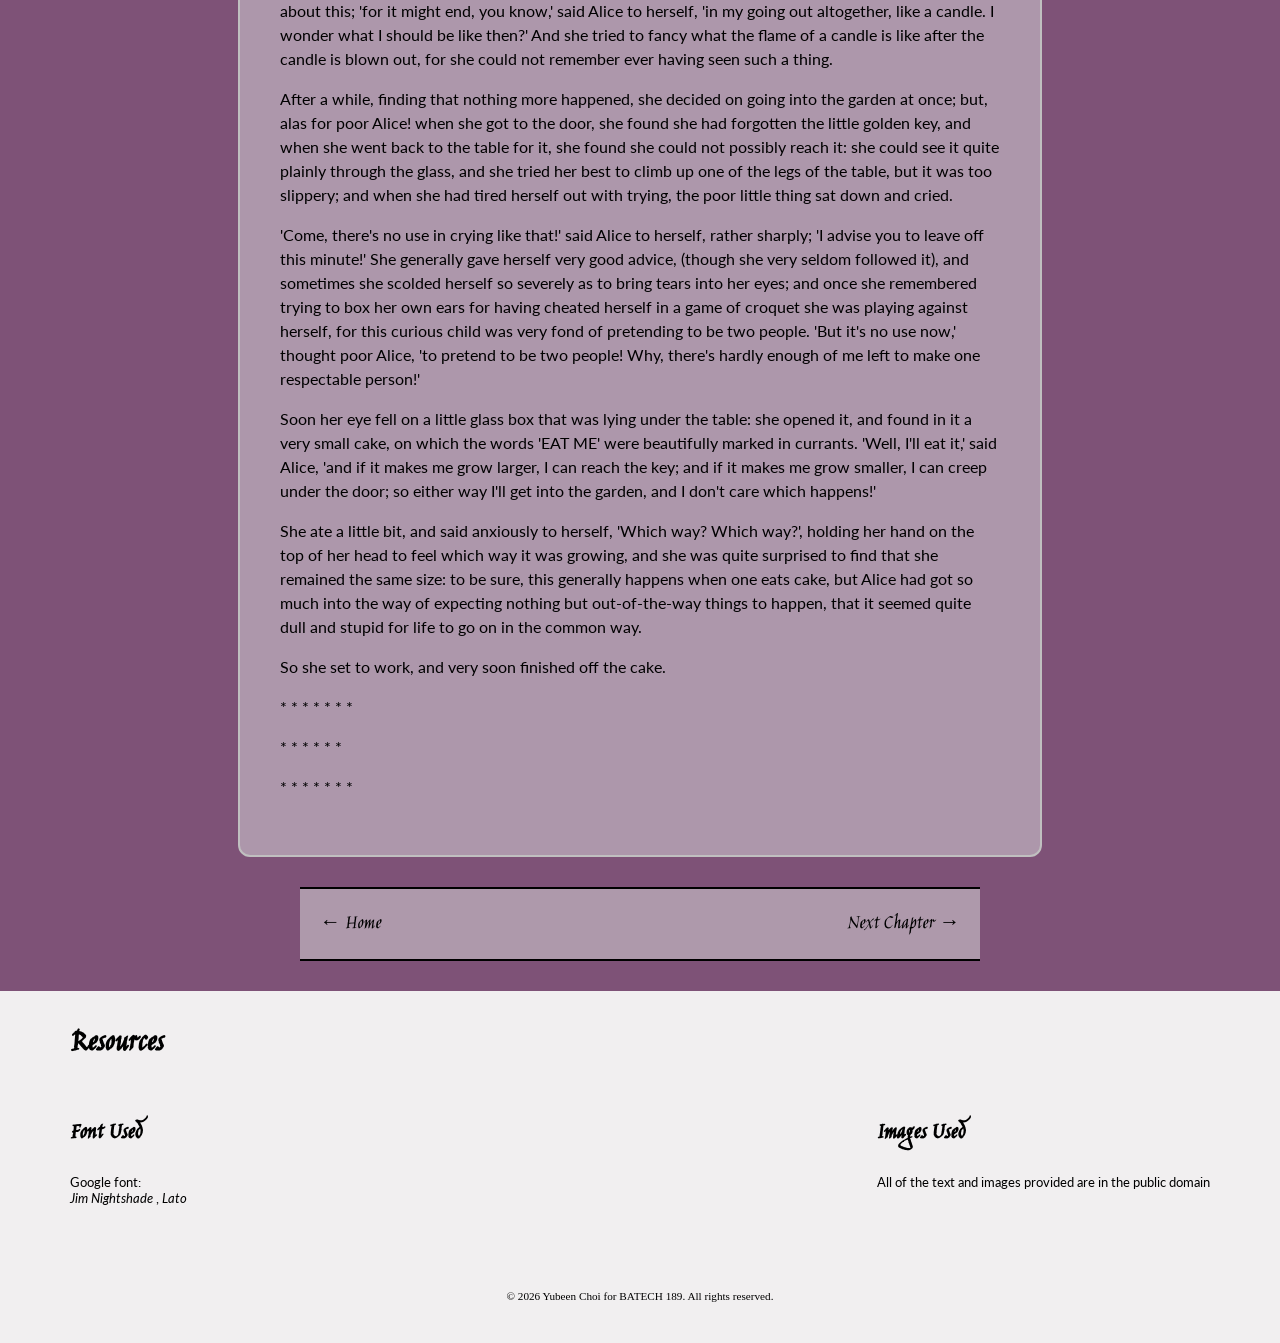
<file: Project4/chapter1.html>
<!doctype html>
<html lang="en">
    <head>
        <meta charset="UTF-8" />
        <title>Alice's adventures in Wonderland, chapter 1</title>
        <link rel="preconnect" href="https://fonts.googleapis.com" />
        <link rel="preconnect" href="https://fonts.gstatic.com" crossorigin />
        <link
            href="https://fonts.googleapis.com/css2?family=Jim+Nightshade&family=Lato:ital,wght@0,100;0,300;0,400;0,700;0,900;1,100;1,300;1,400;1,700;1,900&display=swap"
            rel="stylesheet" />
        <link rel="stylesheet" href="styles.css" />
    </head>

    <body class="chapter">
        <!--Top navigation-->
        <nav class="flex-container">
            <ul>
                <li class="flex-item"><a href="index.html">Home</a></li>
                <li class="flex-item"><a href="chapter1.html">Chapter&nbsp;1</a></li>
                <li class="flex-item"><a href="chapter2.html">Chapter&nbsp;2</a></li>
                <li class="flex-item"><a href="chapter3.html">Chapter&nbsp;3</a></li>
            </ul>
        </nav>

        <!--Chapter1-->
        <main class="chapterbody">
            <header>
                <h2>CHAPTER I. Down the Rabbit-Hole</h2>
            </header>

            <!--Book content-->
            <p>
                Alice was beginning to get very tired of sitting by her sister on the bank, and of having nothing to do:
                once or twice she had peeped into the book her sister was reading, but it had no pictures or
                conversations in it, 'and what is the use of a book,' thought Alice 'without pictures or conversations?'
            </p>
            <p>
                So she was considering in her own mind (as well as she could, for the hot day made her feel very sleepy
                and stupid), whether the pleasure of making a daisy-chain would be worth the trouble of getting up and
                picking the daisies, when suddenly a White Rabbit with pink eyes ran close by her.
            </p>
            <img
                class="float-left"
                src="alice_1_2.png"
                alt="Alice discovering a tiny door behind a curtain"
                width="300" />

            <p>
                There was nothing so very remarkable in that; nor did Alice think it so very much out of the way to hear
                the Rabbit say to itself, 'Oh dear! Oh dear! I shall be late!' (when she thought it over afterwards, it
                occurred to her that she ought to have wondered at this, but at the time it all seemed quite natural);
                but when the Rabbit actually took a watch out of its waistcoat-pocket, and looked at it, and then
                hurried on, Alice started to her feet, for it flashed across her mind that she had never before seen a
                rabbit with either a waistcoat-pocket, or a watch to take out of it, and burning with curiosity, she ran
                across the field after it, and fortunately was just in time to see it pop down a large rabbit-hole under
                the hedge.
            </p>
            <p>
                In another moment down went Alice after it, never once considering how in the world she was to get out
                again.
            </p>
            <p>
                The rabbit-hole went straight on like a tunnel for some way, and then dipped suddenly down, so suddenly
                that Alice had not a moment to think about stopping herself before she found herself falling down a very
                deep well.
            </p>
            <p>
                Either the well was very deep, or she fell very slowly, for she had plenty of time as she went down to
                look about her and to wonder what was going to happen next. First, she tried to look down and make out
                what she was coming to, but it was too dark to see anything; then she looked at the sides of the well,
                and noticed that they were filled with cupboards and book-shelves; here and there she saw maps and
                pictures hung upon pegs. She took down a jar from one of the shelves as she passed; it was labelled
                'ORANGE MARMALADE', but to her great disappointment it was empty: she did not like to drop the jar for
                fear of killing somebody, so managed to put it into one of the cupboards as she fell past it.
            </p>
            <p>
                'Well!' thought Alice to herself, 'after such a fall as this, I shall think nothing of tumbling down
                stairs! How brave they'll all think me at home! Why, I wouldn't say anything about it, even if I fell
                off the top of the house!' (Which was very likely true.)
            </p>
            <p>
                Down, down, down. Would the fall never come to an end! 'I wonder how many miles I've fallen by this
                time?' she said aloud. 'I must be getting somewhere near the centre of the earth. Let me see: that would
                be four thousand miles down, I think—' (for, you see, Alice had learnt several things of this sort in
                her lessons in the schoolroom, and though this was not a very good opportunity for showing off her
                knowledge, as there was no one to listen to her, still it was good practice to say it over) '—yes,
                that's about the right distance—but then I wonder what Latitude or Longitude I've got to?' (Alice had no
                idea what Latitude was, or Longitude either, but thought they were nice grand words to say.)
            </p>
            <p>
                Presently she began again. 'I wonder if I shall fall right through the earth! How funny it'll seem to
                come out among the people that walk with their heads downward! The Antipathies, I think—' (she was
                rather glad there was no one listening, this time, as it didn't sound at all the right word) '—but I
                shall have to ask them what the name of the country is, you know. Please, Ma'am, is this New Zealand or
                Australia?' (and she tried to curtsey as she spoke—fancy curtseying as you're falling through the air!
                Do you think you could manage it?) 'And what an ignorant little girl she'll think me for asking! No,
                it'll never do to ask: perhaps I shall see it written up somewhere.'
            </p>
            <p>
                Down, down, down. There was nothing else to do, so Alice soon began talking again. 'Dinah'll miss me
                very much to-night, I should think!' (Dinah was the cat.) 'I hope they'll remember her saucer of milk at
                tea-time. Dinah my dear! I wish you were down here with me! There are no mice in the air, I'm afraid,
                but you might catch a bat, and that's very like a mouse, you know. But do cats eat bats, I wonder?' And
                here Alice began to get rather sleepy, and went on saying to herself, in a dreamy sort of way, 'Do cats
                eat bats? Do cats eat bats?' and sometimes, 'Do bats eat cats?' for, you see, as she couldn't answer
                either question, it didn't much matter which way she put it. She felt that she was dozing off, and had
                just begun to dream that she was walking hand in hand with Dinah, and saying to her very earnestly,
                'Now, Dinah, tell me the truth: did you ever eat a bat?' when suddenly, thump! thump! down she came upon
                a heap of sticks and dry leaves, and the fall was over.
            </p>
            <p>
                Alice was not a bit hurt, and she jumped up on to her feet in a moment: she looked up, but it was all
                dark overhead; before her was another long passage, and the White Rabbit was still in sight, hurrying
                down it. There was not a moment to be lost: away went Alice like the wind, and was just in time to hear
                it say, as it turned a corner, 'Oh my ears and whiskers, how late it's getting!' She was close behind it
                when she turned the corner, but the Rabbit was no longer to be seen: she found herself in a long, low
                hall, which was lit up by a row of lamps hanging from the roof.
            </p>
            <p>
                There were doors all round the hall, but they were all locked; and when Alice had been all the way down
                one side and up the other, trying every door, she walked sadly down the middle, wondering how she was
                ever to get out again.
            </p>
            <p>
                Suddenly she came upon a little three-legged table, all made of solid glass; there was nothing on it
                except a tiny golden key, and Alice's first thought was that it might belong to one of the doors of the
                hall; but, alas! either the locks were too large, or the key was too small, but at any rate it would not
                open any of them. However, on the second time round, she came upon a low curtain she had not noticed
                before, and behind it was a little door about fifteen inches high: she tried the little golden key in
                the lock, and to her great delight it fitted!
            </p>
            <p>
                Alice opened the door and found that it led into a small passage, not much larger than a rat-hole: she
                knelt down and looked along the passage into the loveliest garden you ever saw. How she longed to get
                out of that dark hall, and wander about among those beds of bright flowers and those cool fountains, but
                she could not even get her head through the doorway; 'and even if my head would go through,' thought
                poor Alice, 'it would be of very little use without my shoulders. Oh, how I wish I could shut up like a
                telescope! I think I could, if I only knew how to begin.' For, you see, so many out-of-the-way things
                had happened lately, that Alice had begun to think that very few things indeed were really impossible.
            </p>
            <p>
                There seemed to be no use in waiting by the little door, so she went back to the table, half hoping she
                might find another key on it, or at any rate a book of rules for shutting people up like telescopes:
                this time she found a little bottle on it, ('which certainly was not here before,' said Alice,) and
                round the neck of the bottle was a paper label, with the words 'DRINK ME' beautifully printed on it in
                large letters.
            </p>
            <p>
                It was all very well to say 'Drink me,' but the wise little Alice was not going to do that in a hurry.
                'No, I'll look first,' she said, 'and see whether it's marked "poison" or not'; for she had read several
                nice little histories about children who had got burnt, and eaten up by wild beasts and other unpleasant
                things, all because they would not remember the simple rules their friends had taught them: such as,
                that a red-hot poker will burn you if you hold it too long; and that if you cut your finger very deeply
                with a knife, it usually bleeds; and she had never forgotten that, if you drink much from a bottle
                marked 'poison,' it is almost certain to disagree with you, sooner or later.
            </p>
            <p>
                However, this bottle was not marked 'poison,' so Alice ventured to taste it, and finding it very nice,
                (it had, in fact, a sort of mixed flavour of cherry-tart, custard, pine-apple, roast turkey, toffee, and
                hot buttered toast,) she very soon finished it off.
            </p>
            <p>* * * * * * *</p>

            <p>* * * * * *</p>

            <p>* * * * * * *</p>
            <p>'What a curious feeling!' said Alice; 'I must be shutting up like a telescope.'</p>
            <p>
                And so it was indeed: she was now only ten inches high, and her face brightened up at the thought that
                she was now the right size for going through the little door into that lovely garden. First, however,
                she waited for a few minutes to see if she was going to shrink any further: she felt a little nervous
                about this; 'for it might end, you know,' said Alice to herself, 'in my going out altogether, like a
                candle. I wonder what I should be like then?' And she tried to fancy what the flame of a candle is like
                after the candle is blown out, for she could not remember ever having seen such a thing.
            </p>
            <p>
                After a while, finding that nothing more happened, she decided on going into the garden at once; but,
                alas for poor Alice! when she got to the door, she found she had forgotten the little golden key, and
                when she went back to the table for it, she found she could not possibly reach it: she could see it
                quite plainly through the glass, and she tried her best to climb up one of the legs of the table, but it
                was too slippery; and when she had tired herself out with trying, the poor little thing sat down and
                cried.
            </p>
            <p>
                'Come, there's no use in crying like that!' said Alice to herself, rather sharply; 'I advise you to
                leave off this minute!' She generally gave herself very good advice, (though she very seldom followed
                it), and sometimes she scolded herself so severely as to bring tears into her eyes; and once she
                remembered trying to box her own ears for having cheated herself in a game of croquet she was playing
                against herself, for this curious child was very fond of pretending to be two people. 'But it's no use
                now,' thought poor Alice, 'to pretend to be two people! Why, there's hardly enough of me left to make
                one respectable person!'
            </p>
            <p>
                Soon her eye fell on a little glass box that was lying under the table: she opened it, and found in it a
                very small cake, on which the words 'EAT ME' were beautifully marked in currants. 'Well, I'll eat it,'
                said Alice, 'and if it makes me grow larger, I can reach the key; and if it makes me grow smaller, I can
                creep under the door; so either way I'll get into the garden, and I don't care which happens!'
            </p>
            <p>
                She ate a little bit, and said anxiously to herself, 'Which way? Which way?', holding her hand on the
                top of her head to feel which way it was growing, and she was quite surprised to find that she remained
                the same size: to be sure, this generally happens when one eats cake, but Alice had got so much into the
                way of expecting nothing but out-of-the-way things to happen, that it seemed quite dull and stupid for
                life to go on in the common way.
            </p>
            <p>So she set to work, and very soon finished off the cake.</p>
            <p>* * * * * * *</p>

            <p>* * * * * *</p>

            <p>* * * * * * *</p>
        </main>
        <!-- Bottom navigation + copyright -->
        <div class="button">
            <a href="index.html"> &larr; Home</a>
            <a href="chapter2.html"> Next Chapter &rarr;</a>
        </div>

        <section class="resources">
            <h2>Resources</h2>

            <div class="resource-container">
                <div>
                    <h3>Font Used</h3>
                    <p>
                        Google font:
                        <br /><cite>
                            <a
                                href="https://fonts.google.com/specimen/Jim+Nightshade?categoryFilters=Sans+Serif:%2FSans%2FHumanist&preview.script=Latn"
                                target="_blank"
                                >Jim Nightshade</a
                            > </cite
                        >,
                        <cite>
                            <a
                                href="https://fonts.google.com/specimen/Lato?categoryFilters=Sans+Serif:%2FSans%2FHumanist&preview.script=Latn"
                                target="_blank"
                                >Lato</a
                            >
                        </cite>
                    </p>
                </div>

                <div>
                    <h3>Images Used</h3>
                    <p>All of the text and images provided are in the public domain</p>
                </div>
            </div>
            <footer>
                <p>&copy; 2026 Yubeen Choi for BATECH 189. All rights reserved.</p>
            </footer>
        </section>
    </body>
</html>
</file>
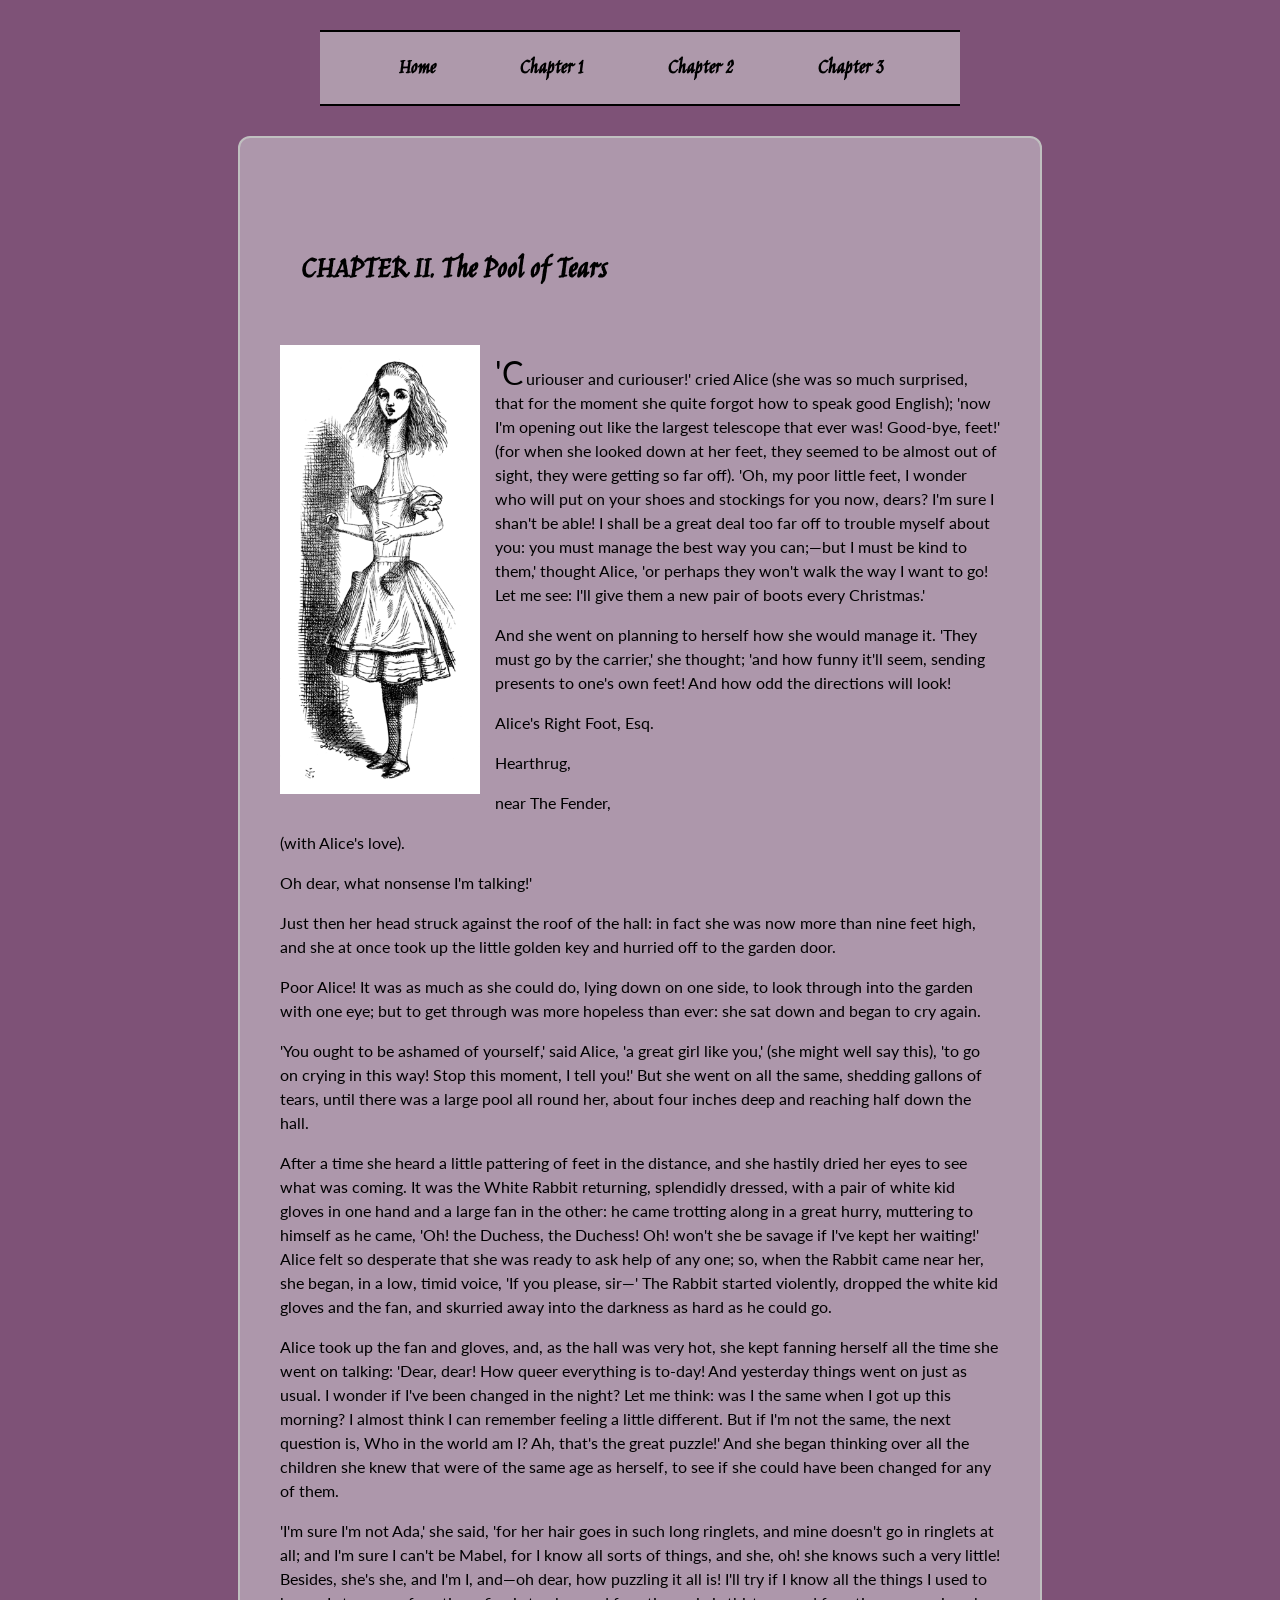
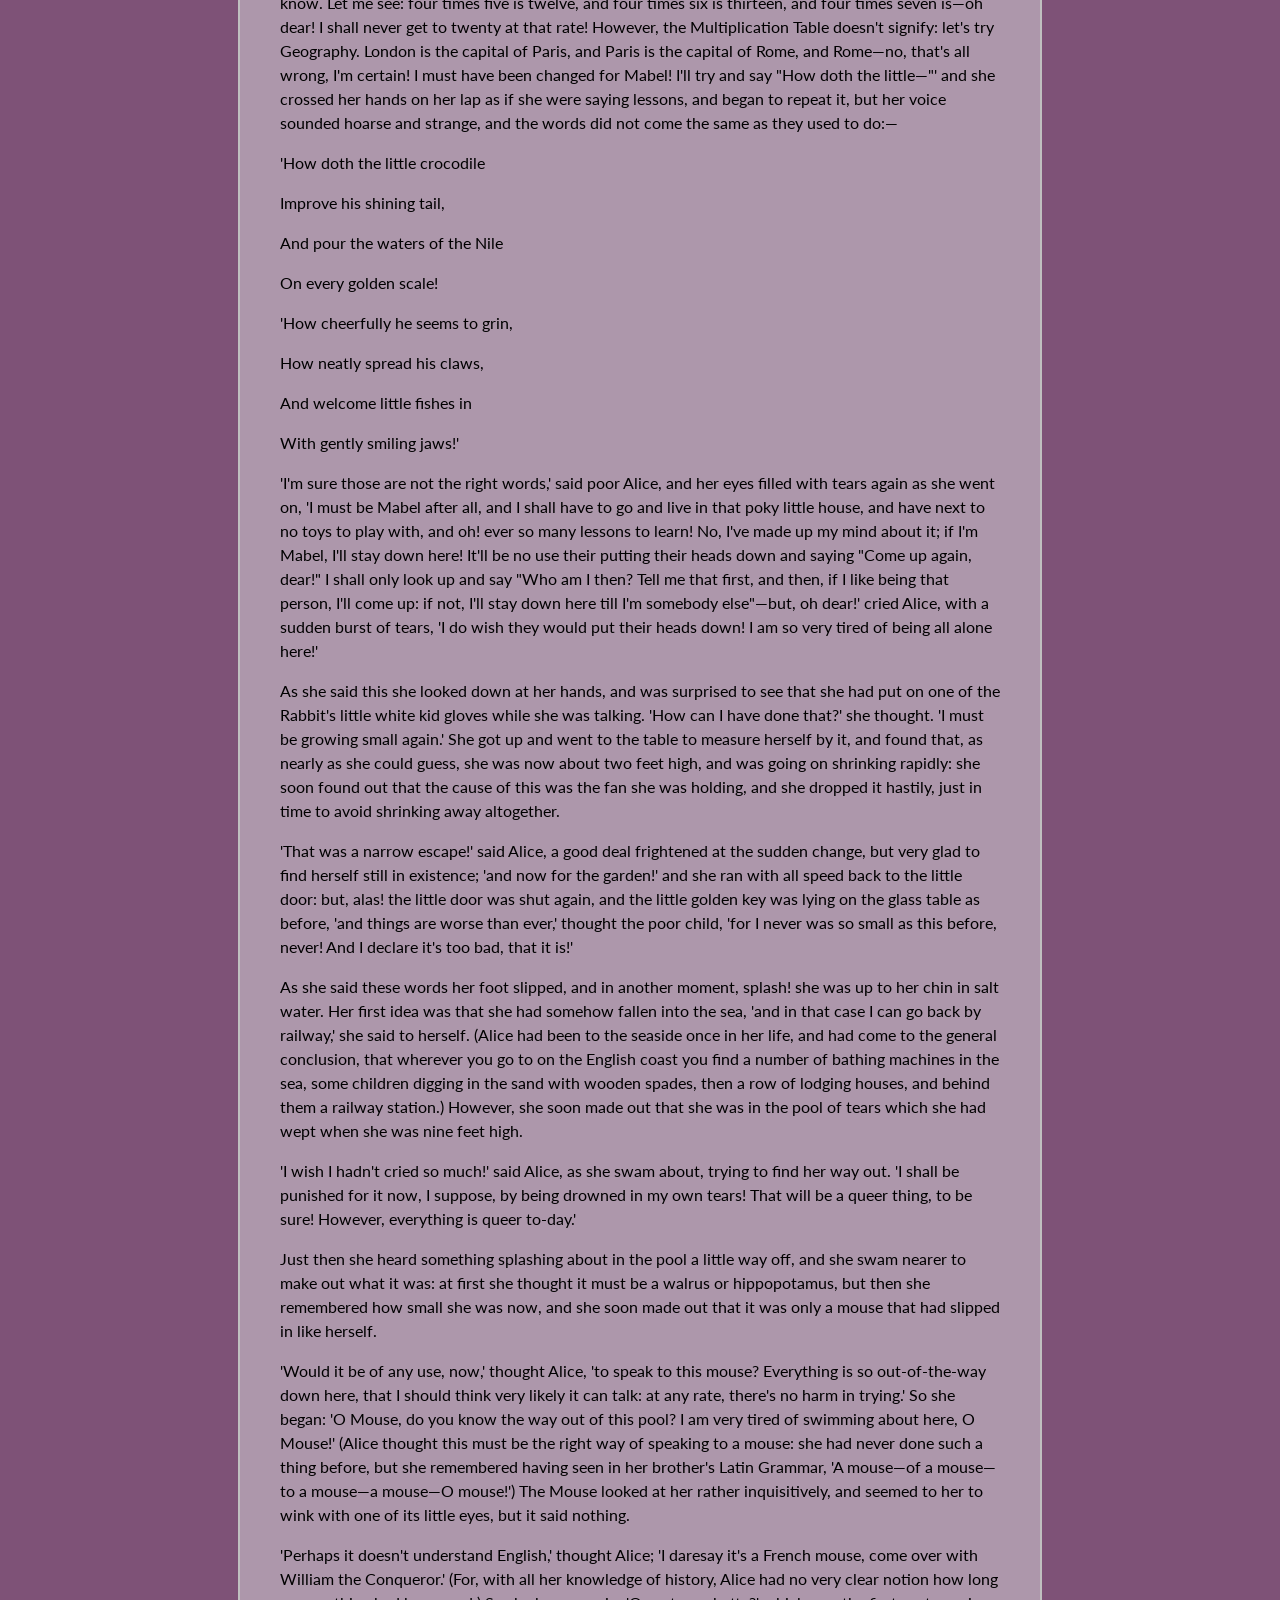
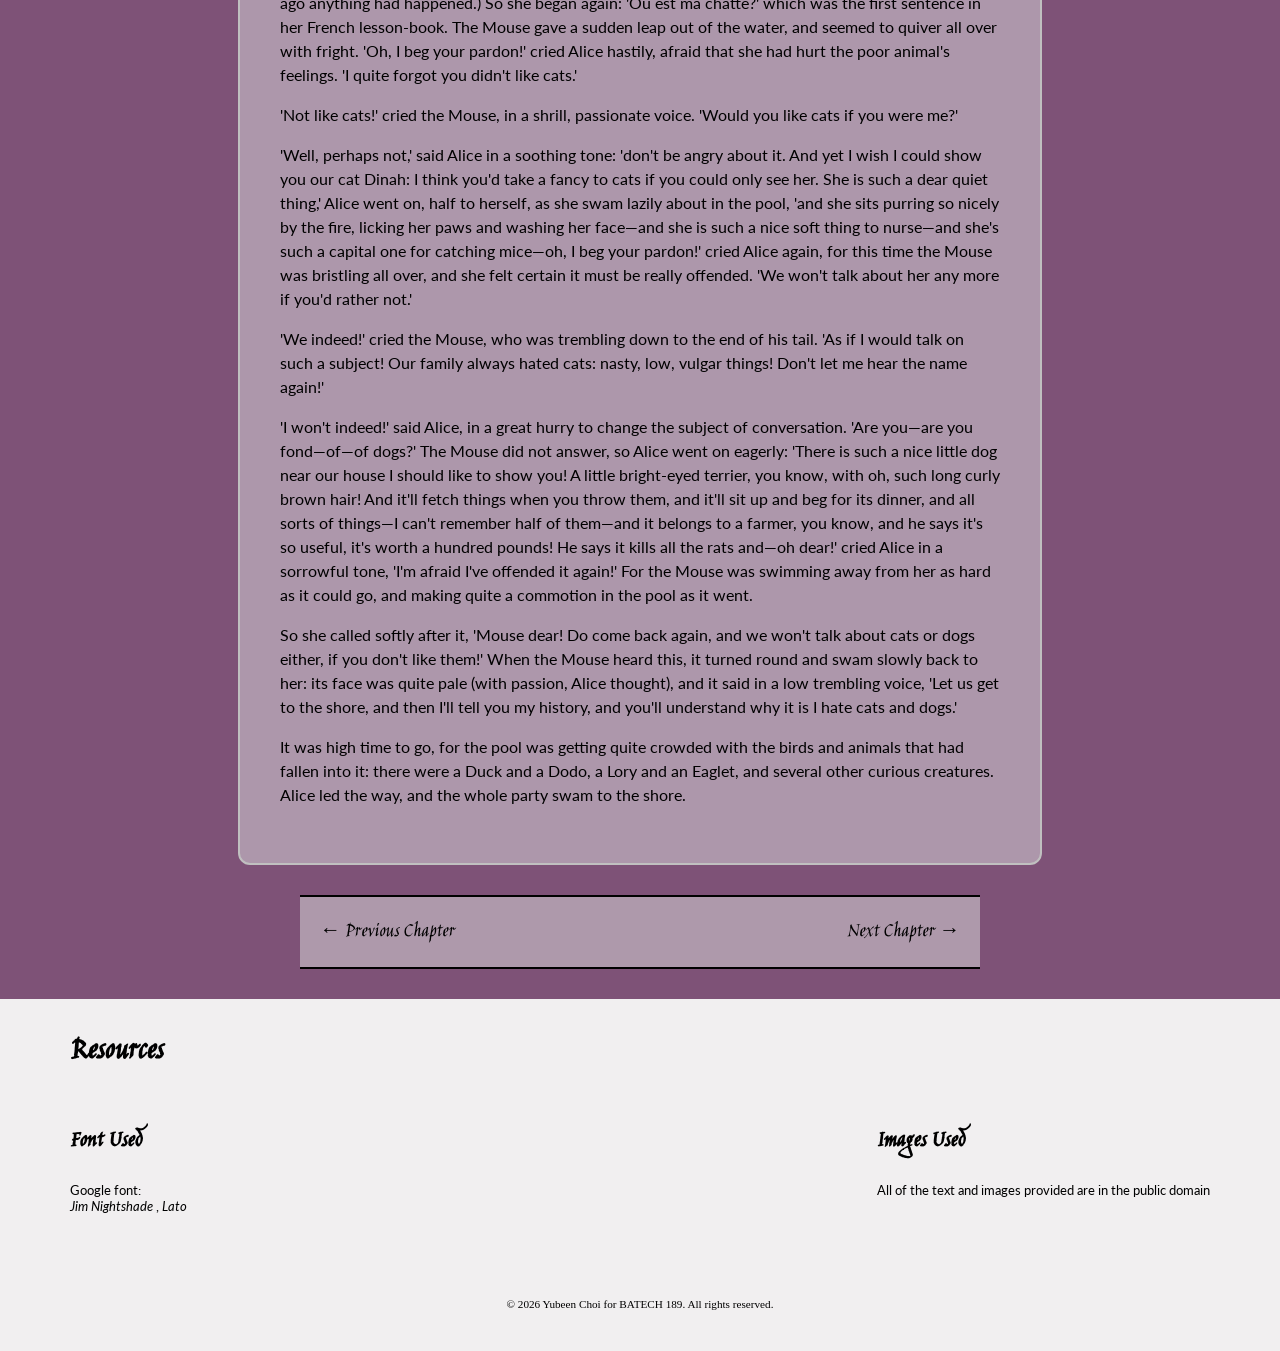
<file: Project4/chapter2.html>
<!doctype html>
<html lang="en">
    <head>
        <meta charset="UTF-8" />
        <title>Alice's adventures in Wonderland, chapter 2</title>
        <link rel="preconnect" href="https://fonts.googleapis.com" />
        <link rel="preconnect" href="https://fonts.gstatic.com" crossorigin />
        <link
            href="https://fonts.googleapis.com/css2?family=Jim+Nightshade&family=Lato:ital,wght@0,100;0,300;0,400;0,700;0,900;1,100;1,300;1,400;1,700;1,900&display=swap"
            rel="stylesheet" />
        <link rel="stylesheet" href="styles.css" />
    </head>
    <body class="chapter">
        <!--Top navigation-->
        <nav class="flex-container">
            <ul>
                <li class="flex-item"><a href="index.html">Home</a></li>
                <li class="flex-item"><a href="chapter1.html">Chapter&nbsp;1</a></li>
                <li class="flex-item"><a href="chapter2.html">Chapter&nbsp;2</a></li>
                <li class="flex-item"><a href="chapter3.html">Chapter&nbsp;3</a></li>
            </ul>
        </nav>

        <!--Chapter title-->
        <main class="chapterbody">
            <header>
                <h2>CHAPTER II. The Pool of Tears</h2>
            </header>

            <!--Book content-->
            <img class="float-left" src="alice_ch2.png" alt="Alice growing taller" width="200" />
            <p>
                'Curiouser and curiouser!' cried Alice (she was so much surprised, that for the moment she quite forgot
                how to speak good English); 'now I'm opening out like the largest telescope that ever was! Good-bye,
                feet!' (for when she looked down at her feet, they seemed to be almost out of sight, they were getting
                so far off). 'Oh, my poor little feet, I wonder who will put on your shoes and stockings for you now,
                dears? I'm sure I shan't be able! I shall be a great deal too far off to trouble myself about you: you
                must manage the best way you can;—but I must be kind to them,' thought Alice, 'or perhaps they won't
                walk the way I want to go! Let me see: I'll give them a new pair of boots every Christmas.'
            </p>
            <p>
                And she went on planning to herself how she would manage it. 'They must go by the carrier,' she thought;
                'and how funny it'll seem, sending presents to one's own feet! And how odd the directions will look!
            </p>
            <p>Alice's Right Foot, Esq.</p>
            <p>Hearthrug,</p>
            <p>near The Fender,</p>
            <p>(with Alice's love).</p>
            <p>Oh dear, what nonsense I'm talking!'</p>
            <p>
                Just then her head struck against the roof of the hall: in fact she was now more than nine feet high,
                and she at once took up the little golden key and hurried off to the garden door.
            </p>
            <p>
                Poor Alice! It was as much as she could do, lying down on one side, to look through into the garden with
                one eye; but to get through was more hopeless than ever: she sat down and began to cry again.
            </p>
            <p>
                'You ought to be ashamed of yourself,' said Alice, 'a great girl like you,' (she might well say this),
                'to go on crying in this way! Stop this moment, I tell you!' But she went on all the same, shedding
                gallons of tears, until there was a large pool all round her, about four inches deep and reaching half
                down the hall.
            </p>
            <p>
                After a time she heard a little pattering of feet in the distance, and she hastily dried her eyes to see
                what was coming. It was the White Rabbit returning, splendidly dressed, with a pair of white kid gloves
                in one hand and a large fan in the other: he came trotting along in a great hurry, muttering to himself
                as he came, 'Oh! the Duchess, the Duchess! Oh! won't she be savage if I've kept her waiting!' Alice felt
                so desperate that she was ready to ask help of any one; so, when the Rabbit came near her, she began, in
                a low, timid voice, 'If you please, sir—' The Rabbit started violently, dropped the white kid gloves and
                the fan, and skurried away into the darkness as hard as he could go.
            </p>
            <p>
                Alice took up the fan and gloves, and, as the hall was very hot, she kept fanning herself all the time
                she went on talking: 'Dear, dear! How queer everything is to-day! And yesterday things went on just as
                usual. I wonder if I've been changed in the night? Let me think: was I the same when I got up this
                morning? I almost think I can remember feeling a little different. But if I'm not the same, the next
                question is, Who in the world am I? Ah, that's the great puzzle!' And she began thinking over all the
                children she knew that were of the same age as herself, to see if she could have been changed for any of
                them.
            </p>
            <p>
                'I'm sure I'm not Ada,' she said, 'for her hair goes in such long ringlets, and mine doesn't go in
                ringlets at all; and I'm sure I can't be Mabel, for I know all sorts of things, and she, oh! she knows
                such a very little! Besides, she's she, and I'm I, and—oh dear, how puzzling it all is! I'll try if I
                know all the things I used to know. Let me see: four times five is twelve, and four times six is
                thirteen, and four times seven is—oh dear! I shall never get to twenty at that rate! However, the
                Multiplication Table doesn't signify: let's try Geography. London is the capital of Paris, and Paris is
                the capital of Rome, and Rome—no, that's all wrong, I'm certain! I must have been changed for Mabel!
                I'll try and say "How doth the little—"' and she crossed her hands on her lap as if she were saying
                lessons, and began to repeat it, but her voice sounded hoarse and strange, and the words did not come
                the same as they used to do:—
            </p>
            <p>'How doth the little crocodile</p>
            <p>Improve his shining tail,</p>
            <p>And pour the waters of the Nile</p>
            <p>On every golden scale!</p>

            <p>'How cheerfully he seems to grin,</p>
            <p>How neatly spread his claws,</p>
            <p>And welcome little fishes in</p>
            <p>With gently smiling jaws!'</p>
            <p>
                'I'm sure those are not the right words,' said poor Alice, and her eyes filled with tears again as she
                went on, 'I must be Mabel after all, and I shall have to go and live in that poky little house, and have
                next to no toys to play with, and oh! ever so many lessons to learn! No, I've made up my mind about it;
                if I'm Mabel, I'll stay down here! It'll be no use their putting their heads down and saying "Come up
                again, dear!" I shall only look up and say "Who am I then? Tell me that first, and then, if I like being
                that person, I'll come up: if not, I'll stay down here till I'm somebody else"—but, oh dear!' cried
                Alice, with a sudden burst of tears, 'I do wish they would put their heads down! I am so very tired of
                being all alone here!'
            </p>
            <p>
                As she said this she looked down at her hands, and was surprised to see that she had put on one of the
                Rabbit's little white kid gloves while she was talking. 'How can I have done that?' she thought. 'I must
                be growing small again.' She got up and went to the table to measure herself by it, and found that, as
                nearly as she could guess, she was now about two feet high, and was going on shrinking rapidly: she soon
                found out that the cause of this was the fan she was holding, and she dropped it hastily, just in time
                to avoid shrinking away altogether.
            </p>
            <p>
                'That was a narrow escape!' said Alice, a good deal frightened at the sudden change, but very glad to
                find herself still in existence; 'and now for the garden!' and she ran with all speed back to the little
                door: but, alas! the little door was shut again, and the little golden key was lying on the glass table
                as before, 'and things are worse than ever,' thought the poor child, 'for I never was so small as this
                before, never! And I declare it's too bad, that it is!'
            </p>
            <p>
                As she said these words her foot slipped, and in another moment, splash! she was up to her chin in salt
                water. Her first idea was that she had somehow fallen into the sea, 'and in that case I can go back by
                railway,' she said to herself. (Alice had been to the seaside once in her life, and had come to the
                general conclusion, that wherever you go to on the English coast you find a number of bathing machines
                in the sea, some children digging in the sand with wooden spades, then a row of lodging houses, and
                behind them a railway station.) However, she soon made out that she was in the pool of tears which she
                had wept when she was nine feet high.
            </p>
            <p>
                'I wish I hadn't cried so much!' said Alice, as she swam about, trying to find her way out. 'I shall be
                punished for it now, I suppose, by being drowned in my own tears! That will be a queer thing, to be
                sure! However, everything is queer to-day.'
            </p>
            <p>
                Just then she heard something splashing about in the pool a little way off, and she swam nearer to make
                out what it was: at first she thought it must be a walrus or hippopotamus, but then she remembered how
                small she was now, and she soon made out that it was only a mouse that had slipped in like herself.
            </p>
            <p>
                'Would it be of any use, now,' thought Alice, 'to speak to this mouse? Everything is so out-of-the-way
                down here, that I should think very likely it can talk: at any rate, there's no harm in trying.' So she
                began: 'O Mouse, do you know the way out of this pool? I am very tired of swimming about here, O Mouse!'
                (Alice thought this must be the right way of speaking to a mouse: she had never done such a thing
                before, but she remembered having seen in her brother's Latin Grammar, 'A mouse—of a mouse—to a mouse—a
                mouse—O mouse!') The Mouse looked at her rather inquisitively, and seemed to her to wink with one of its
                little eyes, but it said nothing.
            </p>
            <p>
                'Perhaps it doesn't understand English,' thought Alice; 'I daresay it's a French mouse, come over with
                William the Conqueror.' (For, with all her knowledge of history, Alice had no very clear notion how long
                ago anything had happened.) So she began again: 'Ou est ma chatte?' which was the first sentence in her
                French lesson-book. The Mouse gave a sudden leap out of the water, and seemed to quiver all over with
                fright. 'Oh, I beg your pardon!' cried Alice hastily, afraid that she had hurt the poor animal's
                feelings. 'I quite forgot you didn't like cats.'
            </p>
            <p>
                'Not like cats!' cried the Mouse, in a shrill, passionate voice. 'Would you like cats if you were me?'
            </p>
            <p>
                'Well, perhaps not,' said Alice in a soothing tone: 'don't be angry about it. And yet I wish I could
                show you our cat Dinah: I think you'd take a fancy to cats if you could only see her. She is such a dear
                quiet thing,' Alice went on, half to herself, as she swam lazily about in the pool, 'and she sits
                purring so nicely by the fire, licking her paws and washing her face—and she is such a nice soft thing
                to nurse—and she's such a capital one for catching mice—oh, I beg your pardon!' cried Alice again, for
                this time the Mouse was bristling all over, and she felt certain it must be really offended. 'We won't
                talk about her any more if you'd rather not.'
            </p>
            <p>
                'We indeed!' cried the Mouse, who was trembling down to the end of his tail. 'As if I would talk on such
                a subject! Our family always hated cats: nasty, low, vulgar things! Don't let me hear the name again!'
            </p>
            <p>
                'I won't indeed!' said Alice, in a great hurry to change the subject of conversation. 'Are you—are you
                fond—of—of dogs?' The Mouse did not answer, so Alice went on eagerly: 'There is such a nice little dog
                near our house I should like to show you! A little bright-eyed terrier, you know, with oh, such long
                curly brown hair! And it'll fetch things when you throw them, and it'll sit up and beg for its dinner,
                and all sorts of things—I can't remember half of them—and it belongs to a farmer, you know, and he says
                it's so useful, it's worth a hundred pounds! He says it kills all the rats and—oh dear!' cried Alice in
                a sorrowful tone, 'I'm afraid I've offended it again!' For the Mouse was swimming away from her as hard
                as it could go, and making quite a commotion in the pool as it went.
            </p>
            <p>
                So she called softly after it, 'Mouse dear! Do come back again, and we won't talk about cats or dogs
                either, if you don't like them!' When the Mouse heard this, it turned round and swam slowly back to her:
                its face was quite pale (with passion, Alice thought), and it said in a low trembling voice, 'Let us get
                to the shore, and then I'll tell you my history, and you'll understand why it is I hate cats and dogs.'
            </p>
            <p>
                It was high time to go, for the pool was getting quite crowded with the birds and animals that had
                fallen into it: there were a Duck and a Dodo, a Lory and an Eaglet, and several other curious creatures.
                Alice led the way, and the whole party swam to the shore.
            </p>
        </main>
        <!-- Bottom navigation + copyright -->
        <div class="button">
            <a href="chapter1.html"> &larr; Previous Chapter</a>
            <a href="chapter3.html"> Next Chapter &rarr;</a>
        </div>

        <section class="resources">
            <h2>Resources</h2>

            <div class="resource-container">
                <div>
                    <h3>Font Used</h3>
                    <p>
                        Google font:
                        <br /><cite>
                            <a
                                href="https://fonts.google.com/specimen/Jim+Nightshade?categoryFilters=Sans+Serif:%2FSans%2FHumanist&preview.script=Latn"
                                target="_blank"
                                >Jim Nightshade</a
                            > </cite
                        >,
                        <cite>
                            <a
                                href="https://fonts.google.com/specimen/Lato?categoryFilters=Sans+Serif:%2FSans%2FHumanist&preview.script=Latn"
                                target="_blank"
                                >Lato</a
                            >
                        </cite>
                    </p>
                </div>

                <div>
                    <h3>Images Used</h3>
                    <p>All of the text and images provided are in the public domain</p>
                </div>
            </div>

            <footer>
                <p>&copy; 2026 Yubeen Choi for BATECH 189. All rights reserved.</p>
            </footer>
        </section>
    </body>
</html>
</file>
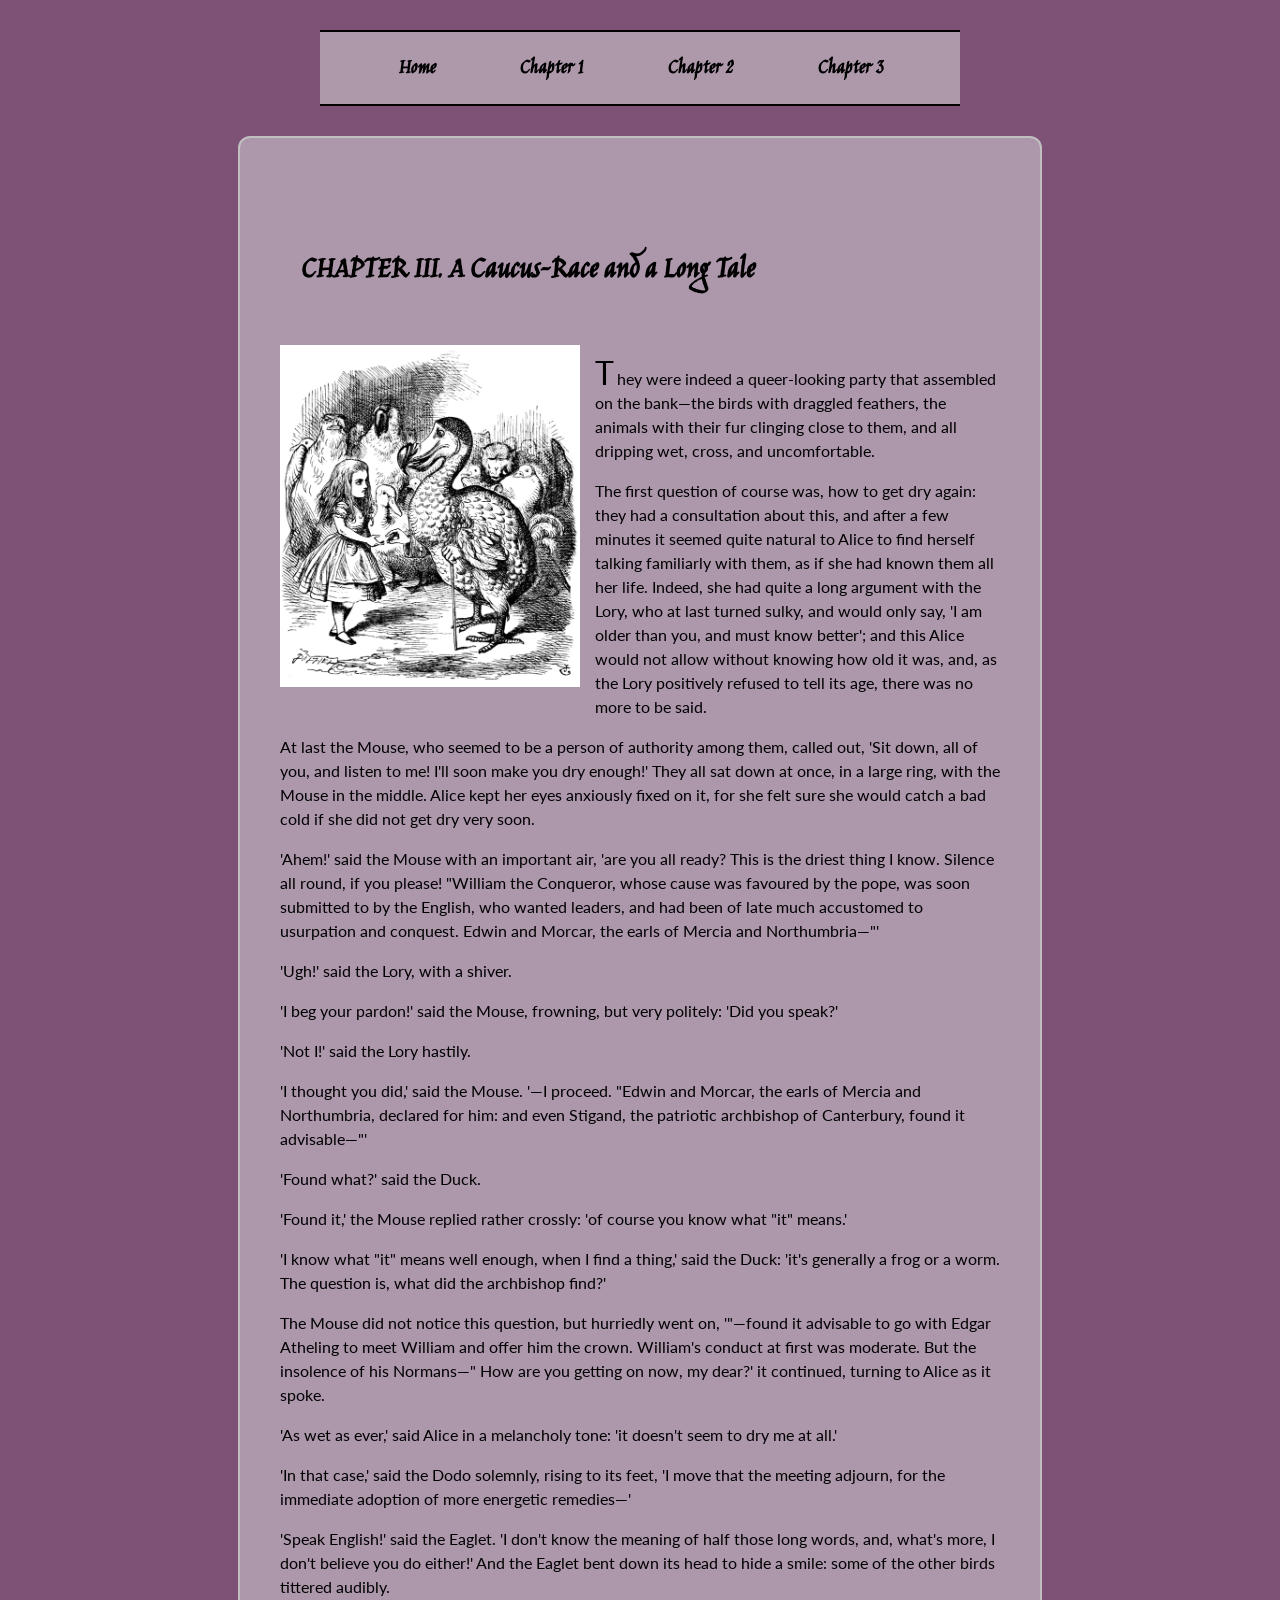
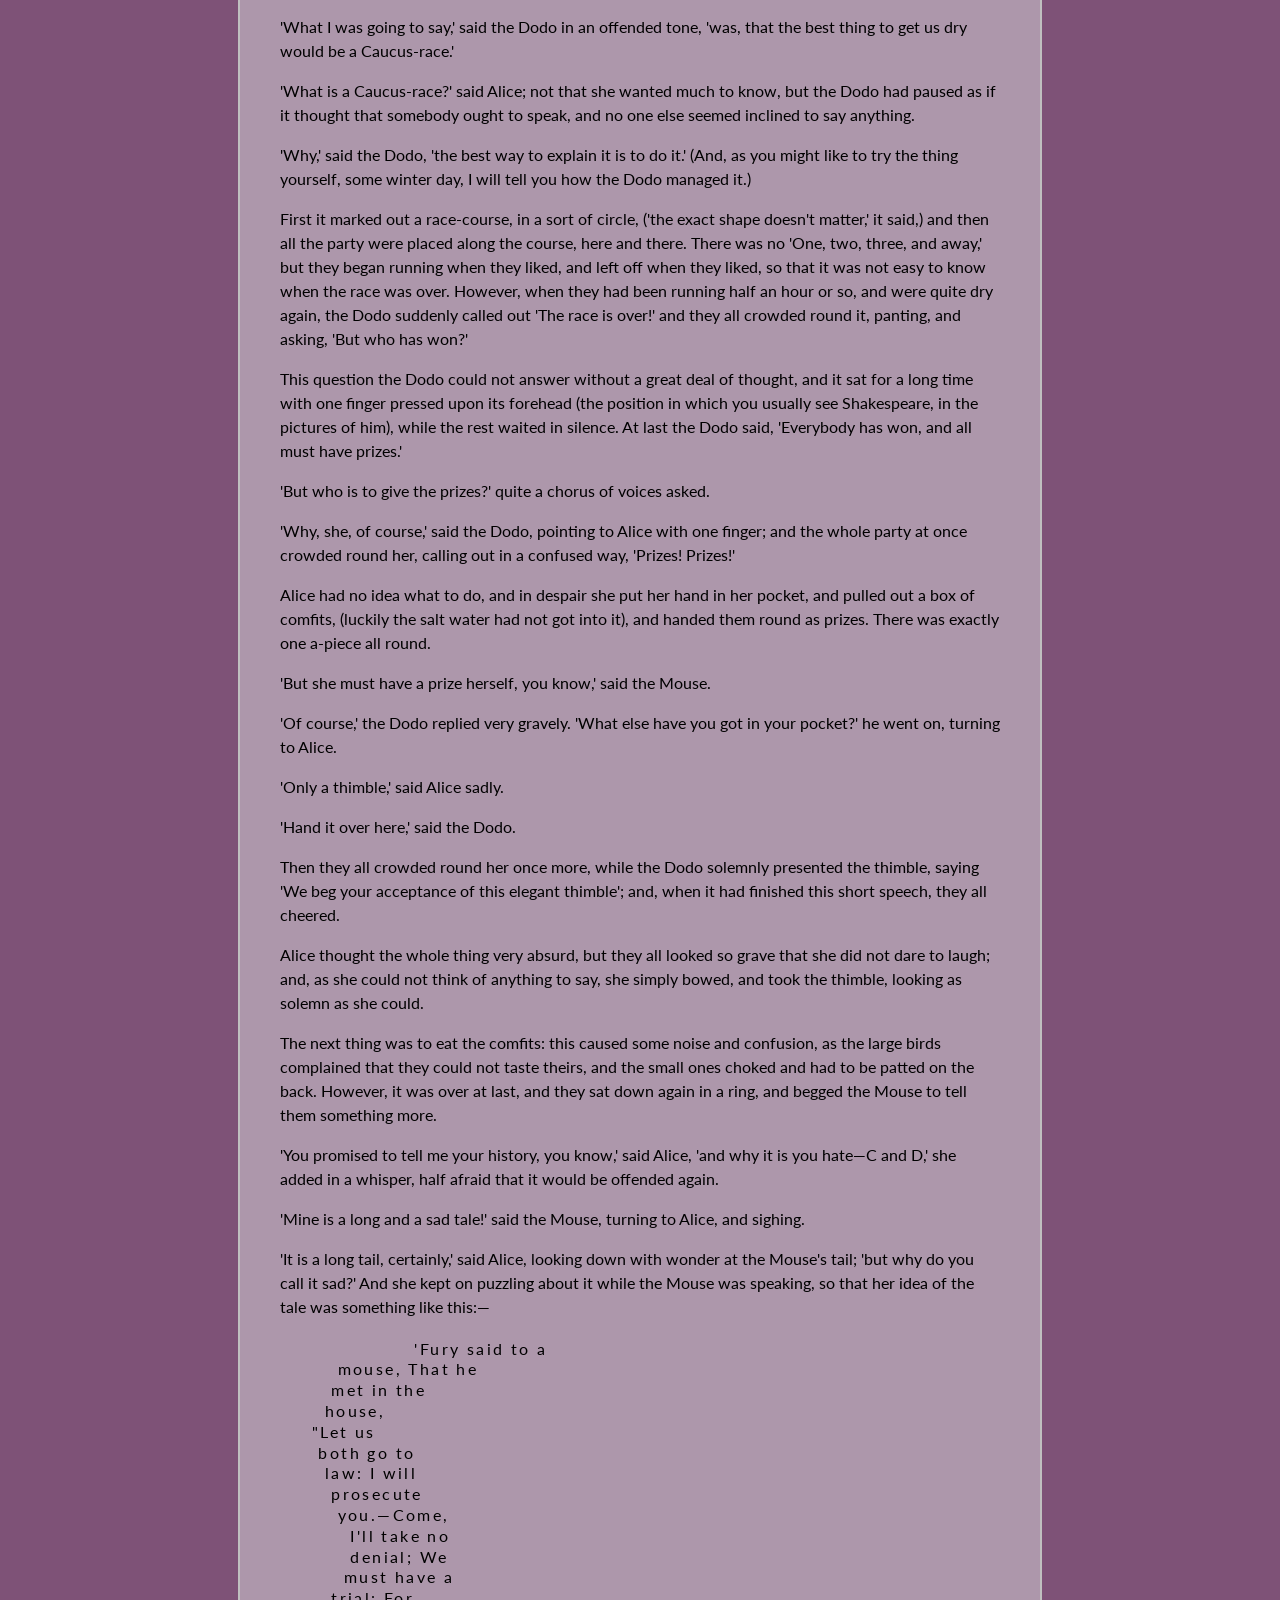
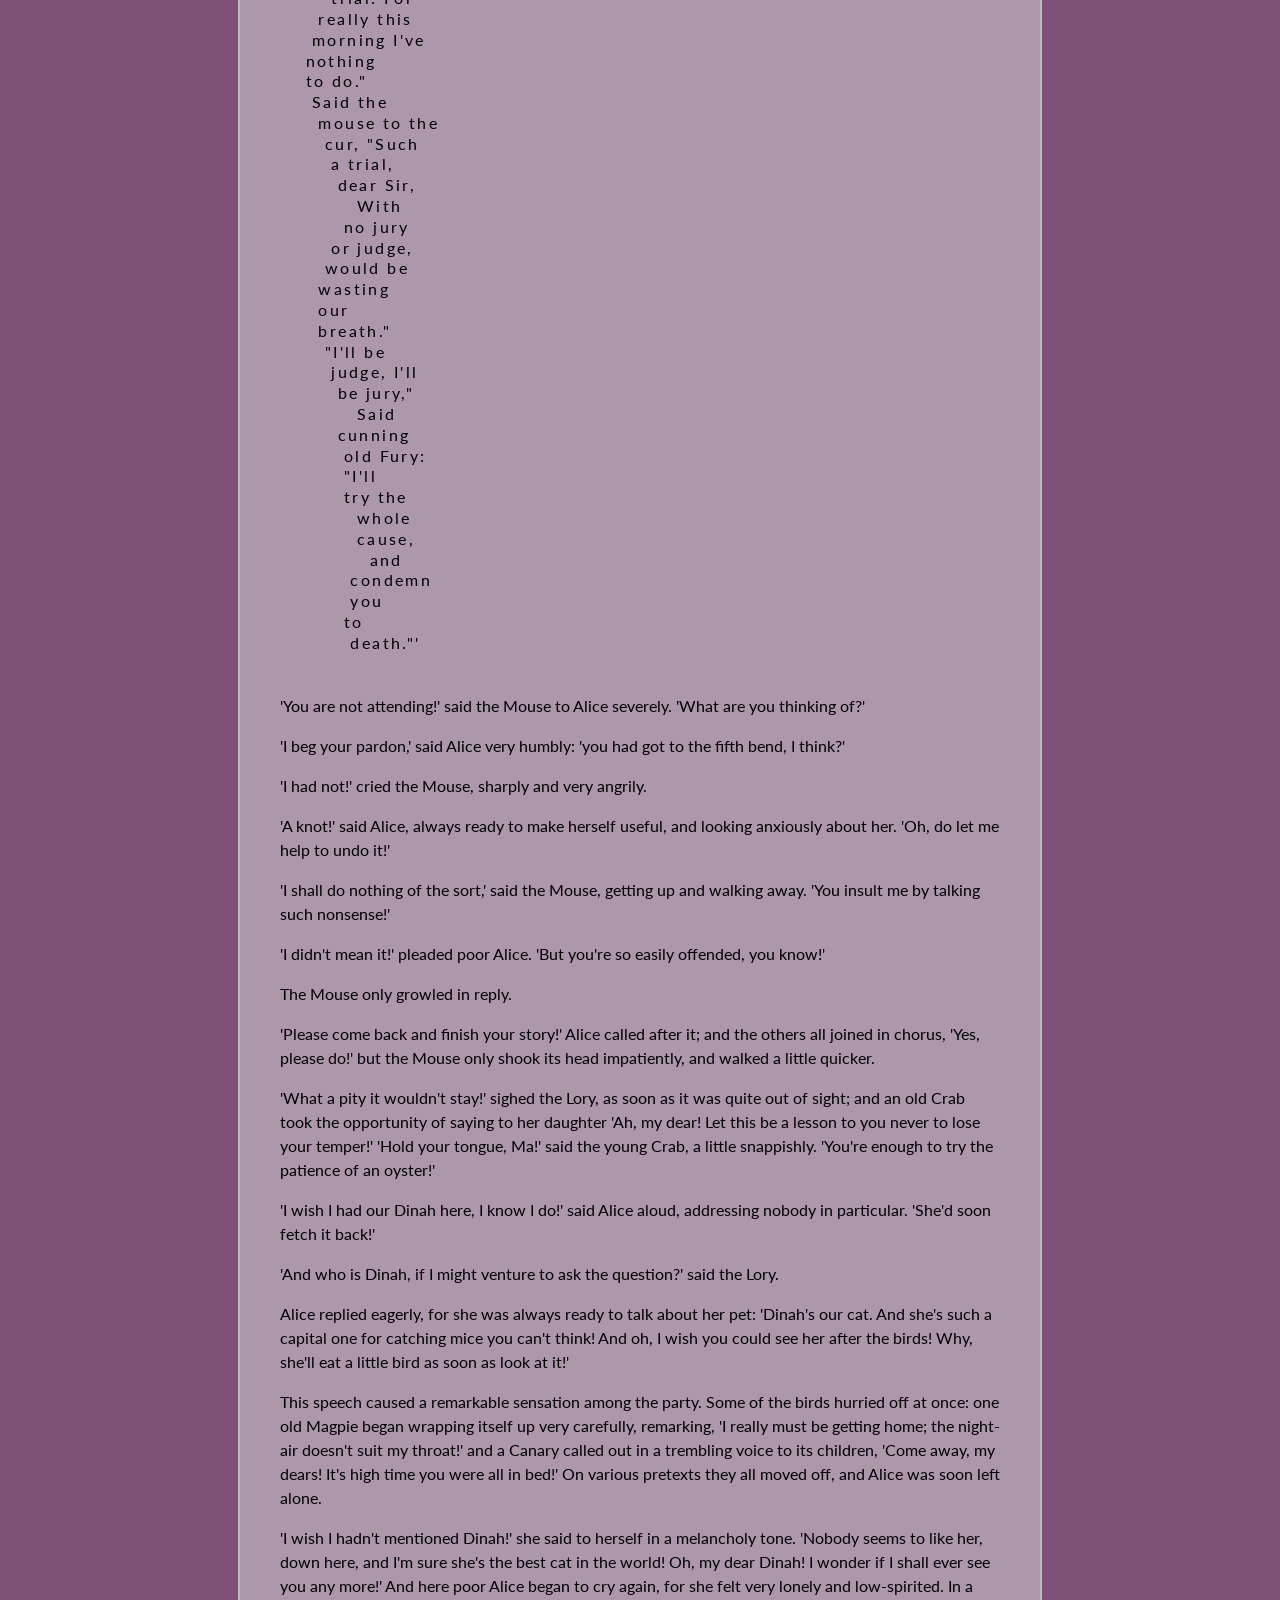
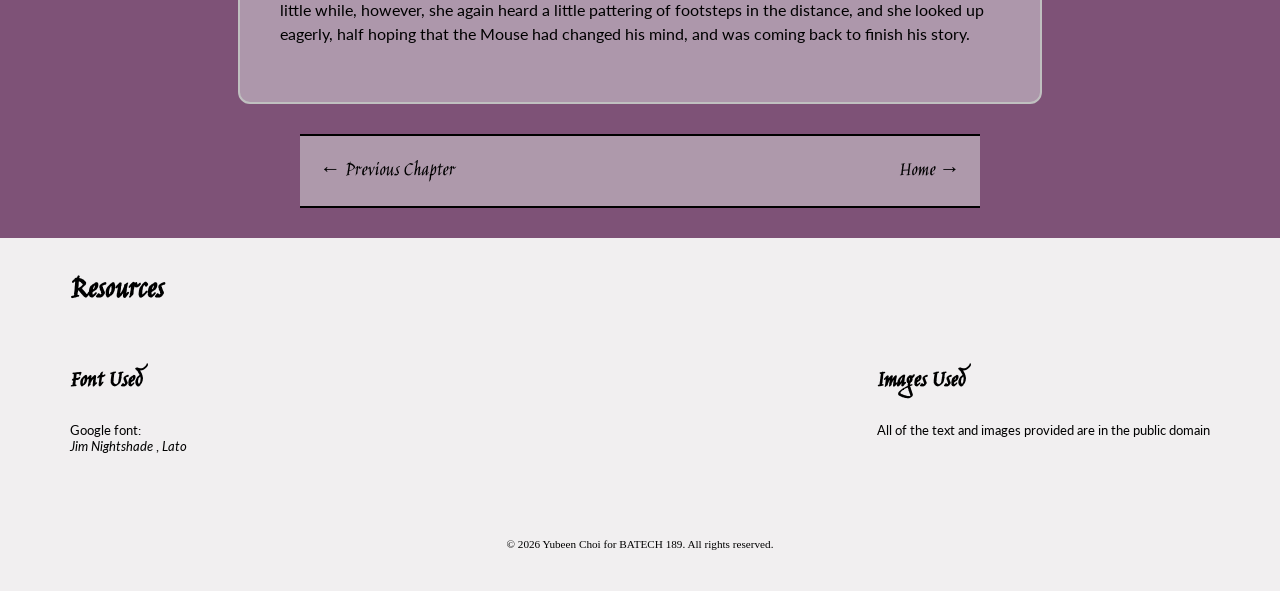
<file: Project4/chapter3.html>
<!doctype html>
<html lang="en">
    <head>
        <meta charset="UTF-8" />
        <title>Alice's adventures in Wonderland, chapter 3</title>
        <link rel="preconnect" href="https://fonts.googleapis.com" />
        <link rel="preconnect" href="https://fonts.gstatic.com" crossorigin />
        <link
            href="https://fonts.googleapis.com/css2?family=Jim+Nightshade&family=Lato:ital,wght@0,100;0,300;0,400;0,700;0,900;1,100;1,300;1,400;1,700;1,900&display=swap"
            rel="stylesheet" />
        <link rel="stylesheet" href="styles.css" />
    </head>
    <body class="chapter">
        <!--Top navigation-->
        <nav class="flex-container">
            <ul>
                <li class="flex-item"><a href="index.html">Home</a></li>
                <li class="flex-item"><a href="chapter1.html">Chapter&nbsp;1</a></li>
                <li class="flex-item"><a href="chapter2.html">Chapter&nbsp;2</a></li>
                <li class="flex-item"><a href="chapter3.html">Chapter&nbsp;3</a></li>
            </ul>
        </nav>

        <!--Chapter title-->
        <main class="chapterbody">
            <header>
                <h2>CHAPTER III. A Caucus-Race and a Long Tale</h2>
            </header>

            <!--Book content-->
            <img
                class="float-left"
                src="alice_3_2.png"
                alt="Alice standing beside a bird and other animals"
                width="300" />
            <p>
                They were indeed a queer-looking party that assembled on the bank—the birds with draggled feathers, the
                animals with their fur clinging close to them, and all dripping wet, cross, and uncomfortable.
            </p>
            <p>
                The first question of course was, how to get dry again: they had a consultation about this, and after a
                few minutes it seemed quite natural to Alice to find herself talking familiarly with them, as if she had
                known them all her life. Indeed, she had quite a long argument with the Lory, who at last turned sulky,
                and would only say, 'I am older than you, and must know better'; and this Alice would not allow without
                knowing how old it was, and, as the Lory positively refused to tell its age, there was no more to be
                said.
            </p>
            <p>
                At last the Mouse, who seemed to be a person of authority among them, called out, 'Sit down, all of you,
                and listen to me! I'll soon make you dry enough!' They all sat down at once, in a large ring, with the
                Mouse in the middle. Alice kept her eyes anxiously fixed on it, for she felt sure she would catch a bad
                cold if she did not get dry very soon.
            </p>
            <p>
                'Ahem!' said the Mouse with an important air, 'are you all ready? This is the driest thing I know.
                Silence all round, if you please! "William the Conqueror, whose cause was favoured by the pope, was soon
                submitted to by the English, who wanted leaders, and had been of late much accustomed to usurpation and
                conquest. Edwin and Morcar, the earls of Mercia and Northumbria—"'
            </p>
            <p>'Ugh!' said the Lory, with a shiver.</p>
            <p>'I beg your pardon!' said the Mouse, frowning, but very politely: 'Did you speak?'</p>
            <p>'Not I!' said the Lory hastily.</p>
            <p>
                'I thought you did,' said the Mouse. '—I proceed. "Edwin and Morcar, the earls of Mercia and
                Northumbria, declared for him: and even Stigand, the patriotic archbishop of Canterbury, found it
                advisable—"'
            </p>
            <p>'Found what?' said the Duck.</p>
            <p>'Found it,' the Mouse replied rather crossly: 'of course you know what "it" means.'</p>
            <p>
                'I know what "it" means well enough, when I find a thing,' said the Duck: 'it's generally a frog or a
                worm. The question is, what did the archbishop find?'
            </p>
            <p>
                The Mouse did not notice this question, but hurriedly went on, '"—found it advisable to go with Edgar
                Atheling to meet William and offer him the crown. William's conduct at first was moderate. But the
                insolence of his Normans—" How are you getting on now, my dear?' it continued, turning to Alice as it
                spoke.
            </p>
            <p>'As wet as ever,' said Alice in a melancholy tone: 'it doesn't seem to dry me at all.'</p>
            <p>
                'In that case,' said the Dodo solemnly, rising to its feet, 'I move that the meeting adjourn, for the
                immediate adoption of more energetic remedies—'
            </p>
            <p>
                'Speak English!' said the Eaglet. 'I don't know the meaning of half those long words, and, what's more,
                I don't believe you do either!' And the Eaglet bent down its head to hide a smile: some of the other
                birds tittered audibly.
            </p>
            <p>
                'What I was going to say,' said the Dodo in an offended tone, 'was, that the best thing to get us dry
                would be a Caucus-race.'
            </p>
            <p>
                'What is a Caucus-race?' said Alice; not that she wanted much to know, but the Dodo had paused as if it
                thought that somebody ought to speak, and no one else seemed inclined to say anything.
            </p>
            <p>
                'Why,' said the Dodo, 'the best way to explain it is to do it.' (And, as you might like to try the thing
                yourself, some winter day, I will tell you how the Dodo managed it.)
            </p>
            <p>
                First it marked out a race-course, in a sort of circle, ('the exact shape doesn't matter,' it said,) and
                then all the party were placed along the course, here and there. There was no 'One, two, three, and
                away,' but they began running when they liked, and left off when they liked, so that it was not easy to
                know when the race was over. However, when they had been running half an hour or so, and were quite dry
                again, the Dodo suddenly called out 'The race is over!' and they all crowded round it, panting, and
                asking, 'But who has won?'
            </p>
            <p>
                This question the Dodo could not answer without a great deal of thought, and it sat for a long time with
                one finger pressed upon its forehead (the position in which you usually see Shakespeare, in the pictures
                of him), while the rest waited in silence. At last the Dodo said, 'Everybody has won, and all must have
                prizes.'
            </p>
            <p>'But who is to give the prizes?' quite a chorus of voices asked.</p>
            <p>
                'Why, she, of course,' said the Dodo, pointing to Alice with one finger; and the whole party at once
                crowded round her, calling out in a confused way, 'Prizes! Prizes!'
            </p>
            <p>
                Alice had no idea what to do, and in despair she put her hand in her pocket, and pulled out a box of
                comfits, (luckily the salt water had not got into it), and handed them round as prizes. There was
                exactly one a-piece all round.
            </p>
            <p>'But she must have a prize herself, you know,' said the Mouse.</p>
            <p>
                'Of course,' the Dodo replied very gravely. 'What else have you got in your pocket?' he went on, turning
                to Alice.
            </p>
            <p>'Only a thimble,' said Alice sadly.</p>
            <p>'Hand it over here,' said the Dodo.</p>
            <p>
                Then they all crowded round her once more, while the Dodo solemnly presented the thimble, saying 'We beg
                your acceptance of this elegant thimble'; and, when it had finished this short speech, they all cheered.
            </p>
            <p>
                Alice thought the whole thing very absurd, but they all looked so grave that she did not dare to laugh;
                and, as she could not think of anything to say, she simply bowed, and took the thimble, looking as
                solemn as she could.
            </p>
            <p>
                The next thing was to eat the comfits: this caused some noise and confusion, as the large birds
                complained that they could not taste theirs, and the small ones choked and had to be patted on the back.
                However, it was over at last, and they sat down again in a ring, and begged the Mouse to tell them
                something more.
            </p>
            <p>
                'You promised to tell me your history, you know,' said Alice, 'and why it is you hate—C and D,' she
                added in a whisper, half afraid that it would be offended again.
            </p>
            <p>'Mine is a long and a sad tale!' said the Mouse, turning to Alice, and sighing.</p>
            <p>
                'It is a long tail, certainly,' said Alice, looking down with wonder at the Mouse's tail; 'but why do
                you call it sad?' And she kept on puzzling about it while the Mouse was speaking, so that her idea of
                the tale was something like this:—
            </p>
            <pre class="mouse-tale">
                     'Fury said to a
         mouse, That he
        met in the
       house,
     "Let us
      both go to
       law: I will
        prosecute
         you.—Come,
           I'll take no
           denial; We
          must have a
        trial: For
      really this
     morning I've
    nothing
    to do."
     Said the
      mouse to the
       cur, "Such
        a trial,
         dear Sir,
            With
          no jury
        or judge,
       would be
      wasting
      our
      breath."
       "I'll be
        judge, I'll
         be jury,"
            Said
         cunning
          old Fury:
          "I'll
          try the
            whole
            cause,
              and
           condemn
           you
          to
           death."'
                  </pre
            >
            <p>'You are not attending!' said the Mouse to Alice severely. 'What are you thinking of?'</p>
            <p>'I beg your pardon,' said Alice very humbly: 'you had got to the fifth bend, I think?'</p>
            <p>'I had not!' cried the Mouse, sharply and very angrily.</p>
            <p>
                'A knot!' said Alice, always ready to make herself useful, and looking anxiously about her. 'Oh, do let
                me help to undo it!'
            </p>
            <p>
                'I shall do nothing of the sort,' said the Mouse, getting up and walking away. 'You insult me by talking
                such nonsense!'
            </p>
            <p>'I didn't mean it!' pleaded poor Alice. 'But you're so easily offended, you know!'</p>
            <p>The Mouse only growled in reply.</p>
            <p>
                'Please come back and finish your story!' Alice called after it; and the others all joined in chorus,
                'Yes, please do!' but the Mouse only shook its head impatiently, and walked a little quicker.
            </p>
            <p>
                'What a pity it wouldn't stay!' sighed the Lory, as soon as it was quite out of sight; and an old Crab
                took the opportunity of saying to her daughter 'Ah, my dear! Let this be a lesson to you never to lose
                your temper!' 'Hold your tongue, Ma!' said the young Crab, a little snappishly. 'You're enough to try
                the patience of an oyster!'
            </p>
            <p>
                'I wish I had our Dinah here, I know I do!' said Alice aloud, addressing nobody in particular. 'She'd
                soon fetch it back!'
            </p>
            <p>'And who is Dinah, if I might venture to ask the question?' said the Lory.</p>
            <p>
                Alice replied eagerly, for she was always ready to talk about her pet: 'Dinah's our cat. And she's such
                a capital one for catching mice you can't think! And oh, I wish you could see her after the birds! Why,
                she'll eat a little bird as soon as look at it!'
            </p>
            <p>
                This speech caused a remarkable sensation among the party. Some of the birds hurried off at once: one
                old Magpie began wrapping itself up very carefully, remarking, 'I really must be getting home; the
                night-air doesn't suit my throat!' and a Canary called out in a trembling voice to its children, 'Come
                away, my dears! It's high time you were all in bed!' On various pretexts they all moved off, and Alice
                was soon left alone.
            </p>
            <p>
                'I wish I hadn't mentioned Dinah!' she said to herself in a melancholy tone. 'Nobody seems to like her,
                down here, and I'm sure she's the best cat in the world! Oh, my dear Dinah! I wonder if I shall ever see
                you any more!' And here poor Alice began to cry again, for she felt very lonely and low-spirited. In a
                little while, however, she again heard a little pattering of footsteps in the distance, and she looked
                up eagerly, half hoping that the Mouse had changed his mind, and was coming back to finish his story.
            </p>
        </main>

        <!-- Bottom navigation + copyright -->
        <div class="button">
            <a href="chapter3.html"> &larr; Previous Chapter</a>
            <a href="index.html"> Home &rarr;</a>
        </div>

        <section class="resources">
            <h2>Resources</h2>

            <div class="resource-container">
                <div>
                    <h3>Font Used</h3>
                    <p>
                        Google font:
                        <br /><cite>
                            <a
                                href="https://fonts.google.com/specimen/Jim+Nightshade?categoryFilters=Sans+Serif:%2FSans%2FHumanist&preview.script=Latn"
                                target="_blank"
                                >Jim Nightshade</a
                            > </cite
                        >,
                        <cite>
                            <a
                                href="https://fonts.google.com/specimen/Lato?categoryFilters=Sans+Serif:%2FSans%2FHumanist&preview.script=Latn"
                                target="_blank"
                                >Lato</a
                            >
                        </cite>
                    </p>
                </div>

                <div>
                    <h3>Images Used</h3>
                    <p>All of the text and images provided are in the public domain</p>
                </div>
            </div>

            <footer>
                <p>&copy; 2026 Yubeen Choi for BATECH 189. All rights reserved.</p>
            </footer>
        </section>
    </body>
</html>
</file>
<file: style.css>
body {
    margin: 0;
    font-family: "Lato", sans-serif;
    background-color: #d8c3a5;
    color: #2f251f;
    line-height: 1.5;
}

.undername {
    font-family: "Sedan SC", serif;
    font-size: 1.35rem;
    text-align: center;
    margin: 0 0 10px 0;
}

h1 {
    font-family: "Sedan SC", serif;
    text-align: center;
    font-size: 3rem;
    margin: 15px 0 0 0;
}

h2 {
    text-align: center;
    margin: auto;
    font-size: 2rem;
    font-family: "Sedan SC", serif;
    color: #3b2a1a;
}

/* 옆에 탭 디자인 */
/* 우측 내비게이션 탭 (원래 디자인 유지 + 둥둥 기능 추가)*/
.book-tabs {
    font-family: "Sedan SC", serif;
    font-size: 1rem;
    position: sticky;
    top: 0;
    height: 0;
    overflow: visible;
    margin-left: calc(100% + 30px);
    width: max-content;
    display: flex;
    flex-direction: column;
    gap: 10px;
    z-index: 1000;
}

/* 원래 예뻤던 버튼 디자인 강제 고정 및 hover 효과 */
.book-tabs a,
.book-tabs a:visited,
.book-tabs a:link {
    display: block;
    background-color: #6b3f25 !important; /* 원래의 밝은 베이지/화이트 배경 */
    color: white !important; /* 원래의 다크 브라운 글자색 */
    text-decoration: none !important; /* 밑줄 절대 금지 */
    border-radius: 0 8px 8px 0 !important; /* 오른쪽만 둥글게 */
    font-weight: normal !important;
    text-align: left;
    box-shadow: 3px 3px 3px rgba(0, 0, 0, 0.25);
    transition: all 0.3s ease;
    cursor: pointer;
    font-size: 13px;
    padding: 10px 14px 10px 20px;
    background: #6b3f25;
}

.book-tabs a:hover {
    background-color: #8a5433 !important;
    font-weight: bold;
    cursor: pointer;
}

.book-tabs a.active {
    background-color: #f7efe2 !important;
    color: #6b3f25 !important;
    font-weight: bold;
    -webkit-text-stroke: 0.4px #9a6542 !important;
    box-shadow: 6px 6px 6px rgba(0, 0, 0, 0.25);
}

/* 스크롤을 부드럽게 움직이게 하는 마법 코드 */
html {
    scroll-behavior: smooth;
}

/* Main book-frame area */
.bookframe {
    max-width: 750px;
    min-height: 620px;
    margin: 0 auto 30px auto;
    padding: 30px;
    background-color: #f7efe2;
    border: 15px solid #6b3f25;
    border-left: 15px solid #4a2c1a; /* 왼쪽 갈색 라인 음영 */
    border-radius: 8px;
    box-shadow: 18px 18px 30px rgba(0, 0, 0, 0.25);
    text-align: center;
    position: relative;
}
.bookframe strong {
    font-size: 25px;
    font-family: "Sedan SC", serif;
    color: #2b1a11;
    font-weight: 700;
}

/* projects page */
h3 {
    font-family: "Lato", sans-serif;
    font-size: 1.35rem;
}
.project-box /* 1. 프로젝트 상자들을 2개씩 나란히 정렬 (그리드 레이아웃) */ {
    display: grid;
    grid-template-columns: repeat(2, 1fr); /* 2열 구조 고정 */
    gap: 40px 30px;
    padding: 20px auto;
    align-items: start;
}
.project-card /* 3. 모든 프로젝트 카드 공통 스타일 (높이 맞춤 및 아늑한 연출) */ {
    display: flex;
    flex-direction: column;
    justify-content: space-between; /* 내용물이 달라도 하단 높이를 일정하게 정렬 */
    text-align: center;
    background: white; /* 카드 내부에 깔끔한 흰색 배경 추가 */
    margin: 25px 0 0 0;
    padding: 10px 10px 20px 10px;
    border-radius: 12px;
    box-shadow: 0 4px 15px rgba(0, 0, 0, 0.03);
    height: 100%; /* 카드 전체 높이 일치화 */
    box-sizing: border-box;
}
.project-card img /*  4. 이미지 크기 조절 (가운데 정렬 및 세로 높이 고정) */ {
    display: block;
    width: 330px; /* 가로 크기 고정 */
    height: 300px; /* 세로 높이를 300px로 똑같이 제한 */
    object-fit: contain; /* 원본 비율이 깨지지 않고 상자에 예쁘게 채워지도록 설정 */
    margin: 0 auto 10px auto; /* 정중앙 정렬 및 아래 글자와의 간격 */
}
.project-card p /*  6. 본문 설명 스타일 (가독성 향상) */ {
    font-size: 0.95rem;
    text-align: left;
    color: dimgrey;
    line-height: 1.6;
    margin-bottom: 15px;
    flex-grow: 1; /* 텍스트 양이 달라도 레이아웃이 유지되도록 밀어주기 */
}
.project-card .v-space {
    display: block;
    height: 0.5rem;
}

.button /*  7. 하단 프로젝트 바로가기 버튼 스타일 */ {
    display: inline-block;
    padding: 8px 18px;
    background-color: #3d312a;
    color: white;
    text-decoration: none;
    border-radius: 4px;
    font-size: 0.85rem;
    font-weight: 500;
    box-shadow: 3px 3px 3px rgba(0, 0, 0, 0.3);
}
.button:hover {
    background-color: #5a4b41;
    cursor: pointer;
}
.project-card strong {
    font-family: "Lato", sans-serif;
    font-size: 1rem;
}

/* About page */
.dashed-line {
    border: none;
    border-top: 1px dashed #a08c7d; /* 부드러운 갈색 점선 */
    width: 100%;
    margin: 60px 0 20px 0;
}

.page h4 {
    font-size: 1.25rem;
    font-weight: 600;
    color: #2b1a11;
    margin-top: 35px;
    margin-bottom: 12px;
    padding-bottom: 6px;
    border-bottom: 2px solid #2b1a11; /* 단정하고 확실한 구분선 */
    text-transform: capitalize;
}
/* 첫 번째 타이틀의 상단 여백은 제거해서 라인 맞추기 */
.profile:first-of-type {
    margin-top: 0;
}
.page {
    text-align: left;
}
.intro-text {
    text-align: justify;
    font-size: 1.05rem;
    line-height: 1.75; /* 행간을 넓혀 가독성 향상 */
    color: #4a3525; /* 타이틀보다 부드러운 톤 */
    max-width: 650px; /* 좌우 폭을 제한해 시선 집중 */
    margin: 0 auto 40px auto;
}

.page p {
    font-size: 0.95rem;
    color: #2b1a11;
    line-height: 1.6;
}

.page ul {
    list-style-type: none; /* 기본 불릿 없애고 깔끔하게 처리 */
    padding-left: 0;
    margin-top: 8px;
}
.page ul li {
    position: relative;
    padding-left: 15px; /* 맞춤 불릿이 들어갈 공간 */
    margin-bottom: 14px; /* 리스트 항목 간의 여백 */
    font-size: 0.95rem;
    line-height: 1.5;
    color: #2b1a11;
}

/* 둥근 브라운 불릿 직접 구현 */
.page ul li::before {
    content: "•";
    position: absolute;
    left: 0;
    top: -1px;
    color: #2b1a11;
    font-size: 1.1rem;
}

/* 학력 및 경력 부연 설명 (small 태그) */
.page ul li small {
    display: block;
    font-size: 0.85rem;
    color: #7a6555; /* 서브 텍스트는 약간 연한 갈색 */
    margin-top: 4px;
}

/*
.view-more-btn {
    display: inline-block;
    border: 1px solid #7d6c60; 
    font-size: 0.8rem;
    color: #7a6555;
    border-radius: 4px;
    padding: 3px 10px; 
    text-decoration: none;
    margin-left: 8px;
    transition: color 0.2s ease;
}

.view-more-btn:hover {
    background-color: #5a4b41;
    color: white;
}*/

/* footer section */
footer {
    text-align: center;
    font-size: 14px;
}

.ext-link::after {
    content: "";
    display: inline-block;
    width: 11px;
    height: 11px;
    margin-left: 4px;
    background-color: currentColor;
    -webkit-mask: url("data:image/svg+xml,%3Csvg xmlns='http://www.w3.org/2000/svg' viewBox='0 0 24 24' fill='none' stroke='currentColor' stroke-width='2.5' stroke-linecap='round' stroke-linejoin='round'%3E%3Cpath d='M18 13v6a2 2 0 0 1-2 2H5a2 2 0 0 1-2-2V8a2 2 0 0 1 2-2h6'%3E%3C/path%3E%3Cpolyline points='15 3 21 3 21 9'%3E%3C/polyline%3E%3Cline x1='10' y1='14' x2='21' y2='3'%3E%3C/line%3E%3C/svg%3E")
        no-repeat center;
    mask: url("data:image/svg+xml,%3Csvg xmlns='http://www.w3.org/2000/svg' viewBox='0 0 24 24' fill='none' stroke='currentColor' stroke-width='2.5' stroke-linecap='round' stroke-linejoin='round'%3E%3Cpath d='M18 13v6a2 2 0 0 1-2 2H5a2 2 0 0 1-2-2V8a2 2 0 0 1 2-2h6'%3E%3C/path%3E%3Cpolyline points='15 3 21 3 21 9'%3E%3C/polyline%3E%3Cline x1='10' y1='14' x2='21' y2='3'%3E%3C/line%3E%3C/svg%3E")
        no-repeat center;
    -webkit-mask-size: contain;
    mask-size: contain;
}

.contact-line {
    display: flex;
    justify-content: space-between;
    align-items: center;
    max-width: 500px; /* Controls how far apart they can go */
    margin: 0 auto; /* Centers the block on the page */
    width: 100%;
}

.intro-button {
    display: flex;
    justify-content: center;
    width: 100%;
}

.intro-button .button {
    text-align: center;
    padding-left: 50px;
    padding-right: 50px;
}
</file>
<file: project4/styles.css>
.home {
    margin: 0;

    background-color: #ae99ab;
    color: black;
    font-family: "Lato", sans-serif;
    font-size: 18px;
    line-height: 1.5em;
}

nav {
    border-top: 2px solid black;
    border-bottom: 2px solid black;
    text-align: center;
}
ul {
    list-style-type: none;
    padding: 20px;
    margin: 0;
    background-color: #ae99ab;
    text-align: center;
}
li {
    font-size: 1.5em;
    display: inline;
}

.flex-container {
    width: 45em;
    margin: auto;
    background-color: #ae99ab;
    display: flex;
    justify-content: center;
}

.flex-item a {
    font-family: "Jim Nightshade", cursive;
    font-size: 0.9em;
    color: black;
    padding: 20px 40px;
    text-decoration: none;
    font-weight: bold;
}

header {
    text-align: center;
    padding: 50px 20px 25px;
}

h1 {
    font-family: "Jim Nightshade", cursive;
    font-size: 4em;
    line-height: 0.9em;
    margin: auto;
}
.author {
    text-align: center;
    font-size: 30px;
}
.start-button {
    font-size: 20px;
    display: flex;
    width: 50%;
    margin: auto;
    padding: 20px 15px;
}

.start-button a {
    display: flex;
    justify-content: center;
    width: 100%;
    font-family: "Jim Nightshade", cursive;
    font-size: 1.3em;
    text-decoration: none;
    color: black;
}

a:hover {
    color: white;
}
h2 {
    font-family: "Jim Nightshade", cursive;
    font-size: 2em;
    margin-top: 20px;
    text-align: left;
}
h3 {
    font-family: "Jim Nightshade", cursive;
    font-size: 1.5em;
}

.cover {
    border: 2px solid silver;
    width: 80%;
    max-width: 600px;
    margin: 30px auto;
    padding: 40px;
    background-color: #7e5277;
    text-align: center;
    border-radius: 12px;
}

.chapter {
    padding-top: 30px;
    background-color: #7e5277;
    margin: 0;
}

.chapterbody {
    border: 2px solid silver;
    max-width: 45em;
    margin: 30px auto;
    padding: 40px;
    background-color: #ad97ab;
    border-radius: 12px;
}

.chapterbody p {
    font-family: "Lato", sans-serif;
    text-align: left;
    max-width: 50em;
    line-height: 1.5em;
}

.chapterbody p:first-of-type::first-letter {
    font-size: 2em;
    margin-right: 3px;
}

.mouse-tale {
    font-family: "Lato", sans-serif;
    white-space: pre;
    line-height: 1.3em;
    font-size: 1em;

    letter-spacing: 0.15em;
    margin: 20px auto;
}

img {
    display: block;
    max-width: 100%;
    margin: 25px auto 25px;
    border-radius: 12px;
}

.float-left {
    float: left;
    margin-top: auto;
    margin-right: 15px;
    margin-bottom: 10px;
    border-radius: 0;
}

.button {
    display: flex;
    font-family: "Jim Nightshade", cursive;
    font-size: 1.3em;
    margin: auto;
    justify-content: space-between;
    width: 50%;
    padding: 20px 20px;
    background-color: #ae99ab;
    border-top: 2px solid black;
    border-bottom: 2px solid black;
}

.button a {
    text-decoration: none;
    color: black;
}
.button a:hover {
    color: white;
}

.resources {
    background-color: #f1eff0;
    padding: 10px 70px;
    margin-top: 30px;
}

.resource-container {
    font-family: "Lato", sans-serif;
    display: flex;
    justify-content: space-between;
    align-items: flex-start;
}

.resource-container p {
    font-size: 0.8em;
}

.resource-container div a {
    color: black;
    text-decoration: none;
}

.resource-container div a:hover {
    color: #7e5277;
}

.jimfont {
    font-size: 0.7em;
}

footer {
    text-align: center;
    padding: 20px 20px;
    margin-top: 40px;
    font-size: 0.7em;
}
</file>
<file: Project4/styles.css>
.home {
    margin: 0;

    background-color: #ae99ab;
    color: black;
    font-family: "Lato", sans-serif;
    font-size: 18px;
    line-height: 1.5em;
}

nav {
    border-top: 2px solid black;
    border-bottom: 2px solid black;
    text-align: center;
}
ul {
    list-style-type: none;
    padding: 20px;
    margin: 0;
    background-color: #ae99ab;
    text-align: center;
}
li {
    font-size: 1.5em;
    display: inline;
}

.flex-container {
    width: 50%;
    margin: auto;
    background-color: #ae99ab;
    display: flex;
    justify-content: center;
}

.flex-item a {
    font-family: "Jim Nightshade", cursive;
    font-size: 0.9em;
    color: black;
    padding: 20px 40px;
    text-decoration: none;
    font-weight: bold;
}

header {
    text-align: center;
    padding: 50px 20px 25px;
}

h1 {
    font-family: "Jim Nightshade", cursive;
    font-size: 4em;
    line-height: 0.9em;
    margin: 0 0 15px;
}
.author {
    text-align: center;
    font-size: 30px;
}
.start-button {
    font-size: 20px;
    display: flex;
    width: 50%;
    margin: auto;
    padding: 20px 15px;
}

.start-button a {
    display: flex;
    justify-content: center;
    width: 100%;
    font-family: "Jim Nightshade", cursive;
    font-size: 1.3em;
    text-decoration: none;
    color: black;
}

a:hover {
    color: white;
}
h2 {
    font-family: "Jim Nightshade", cursive;
    font-size: 2em;
    margin-top: 20px;
    text-align: left;
}
h3 {
    font-family: "Jim Nightshade", cursive;
    font-size: 1.5em;
}

.cover {
    border: 2px solid silver;
    width: 80%;
    max-width: 600px;
    margin: 30px auto;
    padding: 40px;
    background-color: #7e5277;
    text-align: center;
    border-radius: 12px;
}

.chapter {
    padding-top: 30px;
    background-color: #7e5277;
    margin: 0;
}

.chapterbody {
    border: 2px solid silver;
    max-width: 45em;
    margin: 30px auto;
    padding: 40px;
    background-color: #ad97ab;
    border-radius: 12px;
}

.chapterbody p {
    font-family: "Lato", sans-serif;
    text-align: left;
    max-width: 50em;
    line-height: 1.5em;
}

.chapterbody p:first-of-type::first-letter {
    font-size: 2em;
    margin-right: 3px;
}

.mouse-tale {
    font-family: "Lato", sans-serif;
    white-space: pre;
    line-height: 1.3em;
    font-size: 1em;

    letter-spacing: 0.15em;
    margin: 20px auto;
}

img {
    display: block;
    max-width: 100%;
    margin: 25px auto 25px;
    border-radius: 12px;
}

.float-left {
    float: left;
    margin-top: auto;
    margin-right: 15px;
    margin-bottom: 10px;
    border-radius: 0;
}

.button {
    display: flex;
    font-family: "Jim Nightshade", cursive;
    font-size: 1.3em;
    margin: auto;
    justify-content: space-between;
    width: 50%;
    padding: 20px 20px;
    background-color: #ae99ab;
    border-top: 2px solid black;
    border-bottom: 2px solid black;
}

.button a {
    text-decoration: none;
    color: black;
}
.button a:hover {
    color: white;
}

.resources {
    background-color: #f1eff0;
    padding: 10px 70px;
    margin-top: 30px;
}

.resource-container {
    font-family: "Lato", sans-serif;
    display: flex;
    justify-content: space-between;
    align-items: flex-start;
}

.resource-container p {
    font-size: 0.8em;
}

.resource-container div a {
    color: black;
    text-decoration: none;
}

.resource-container div a:hover {
    color: #7e5277;
}

.jimfont {
    font-size: 0.7em;
}

footer {
    text-align: center;
    padding: 20px 20px;
    margin-top: 40px;
    font-size: 0.7em;
}
</file>
